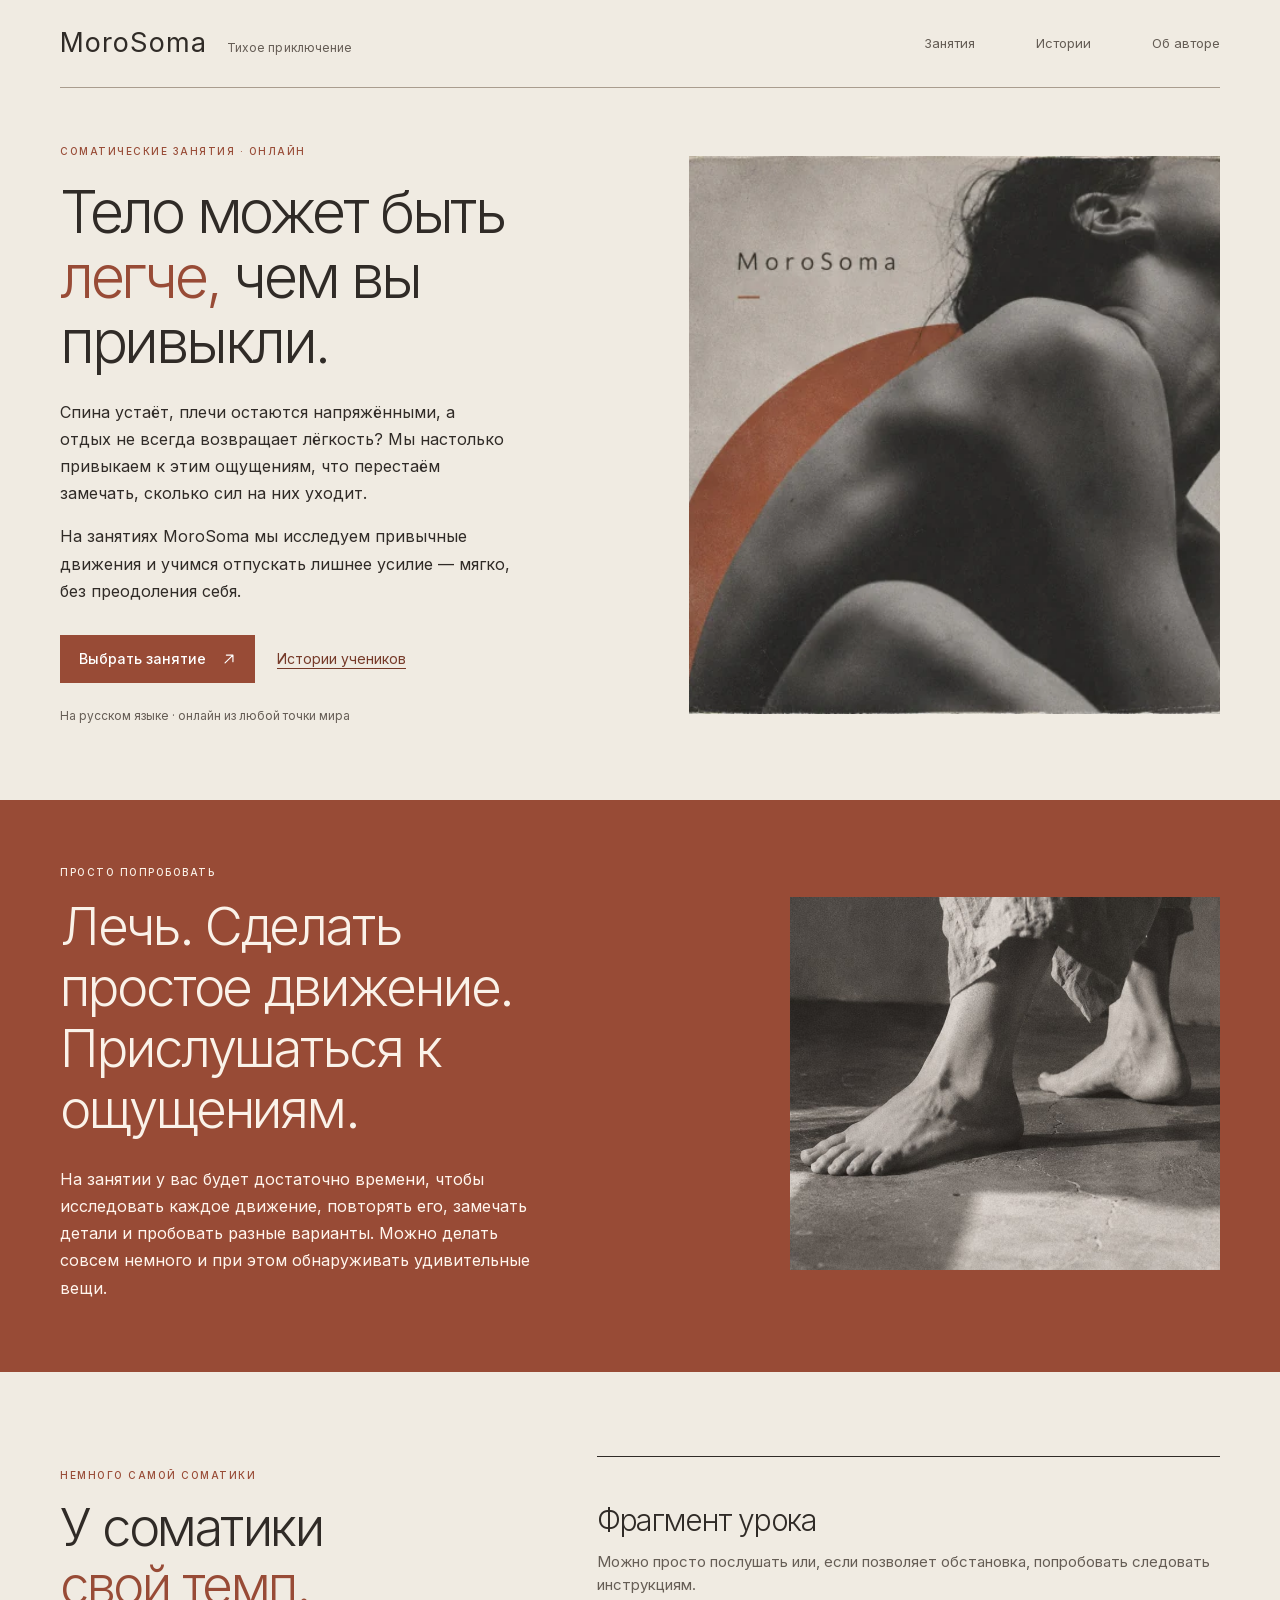
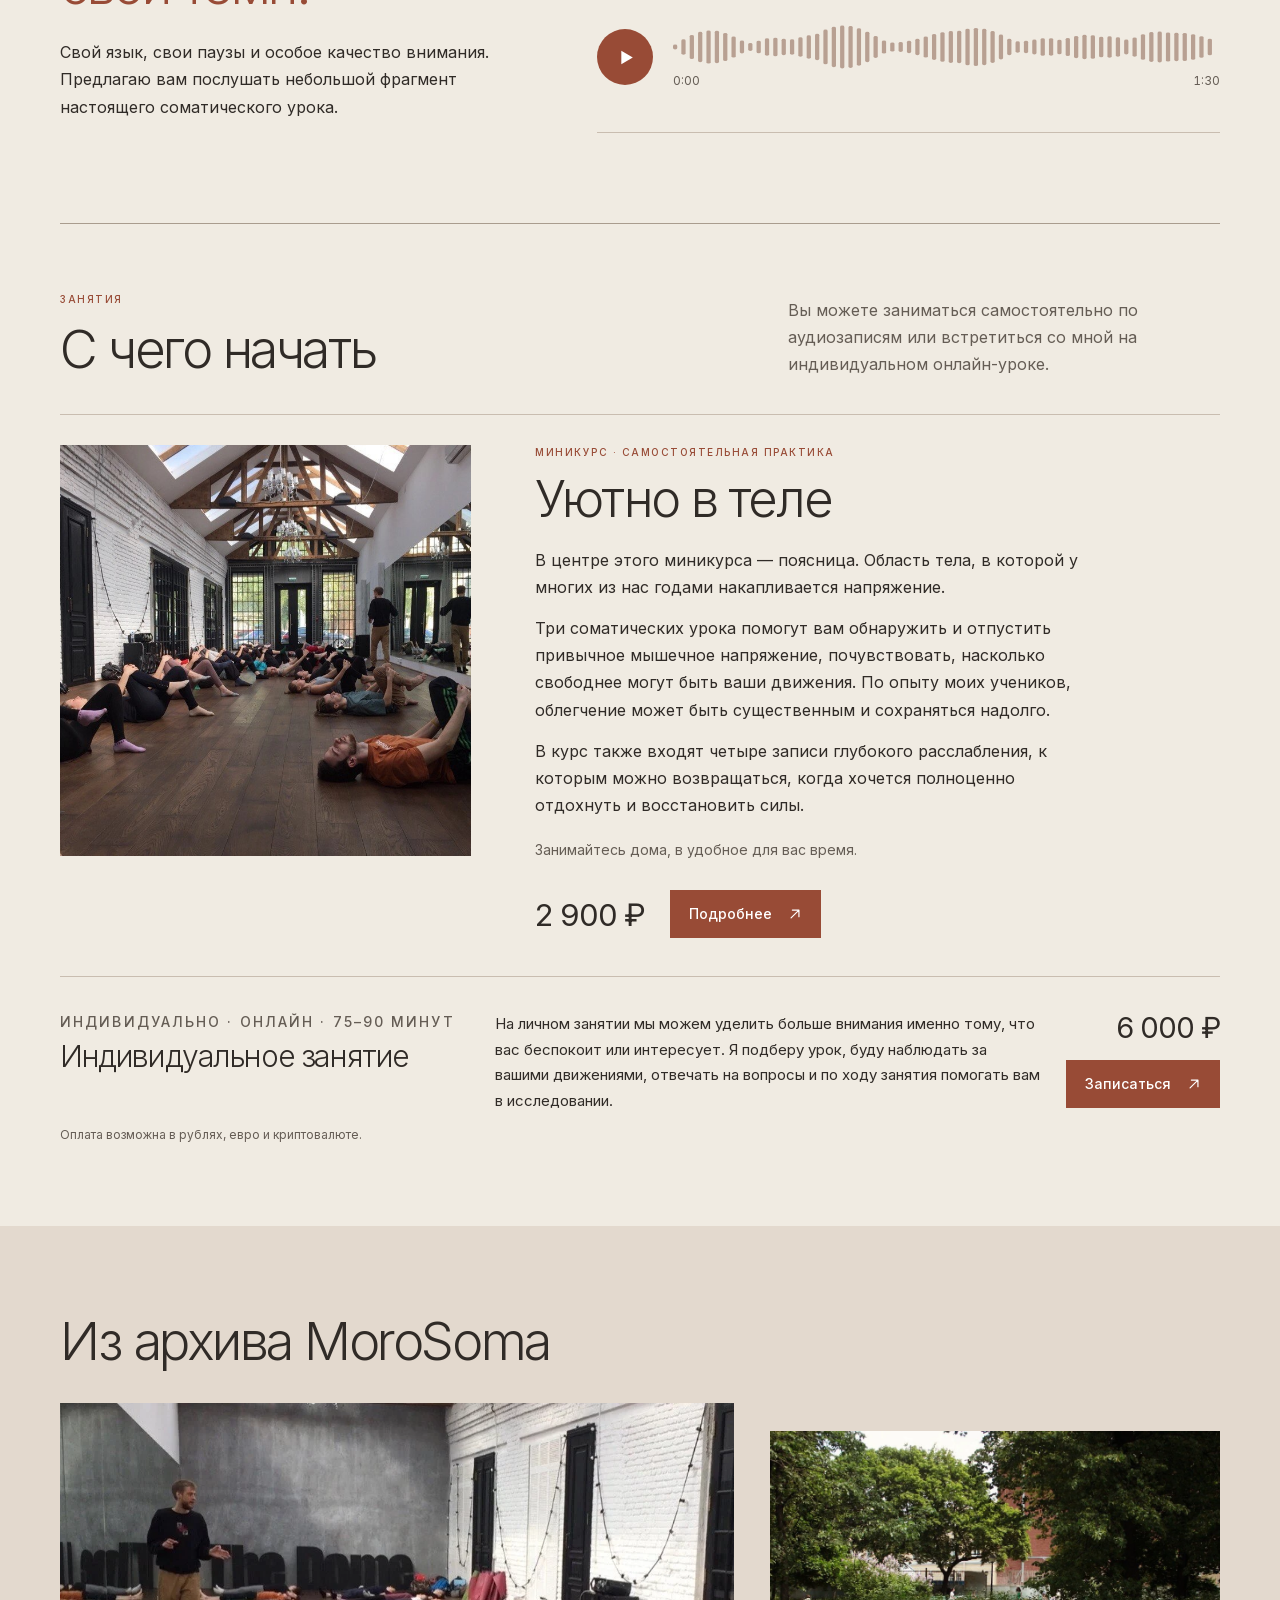
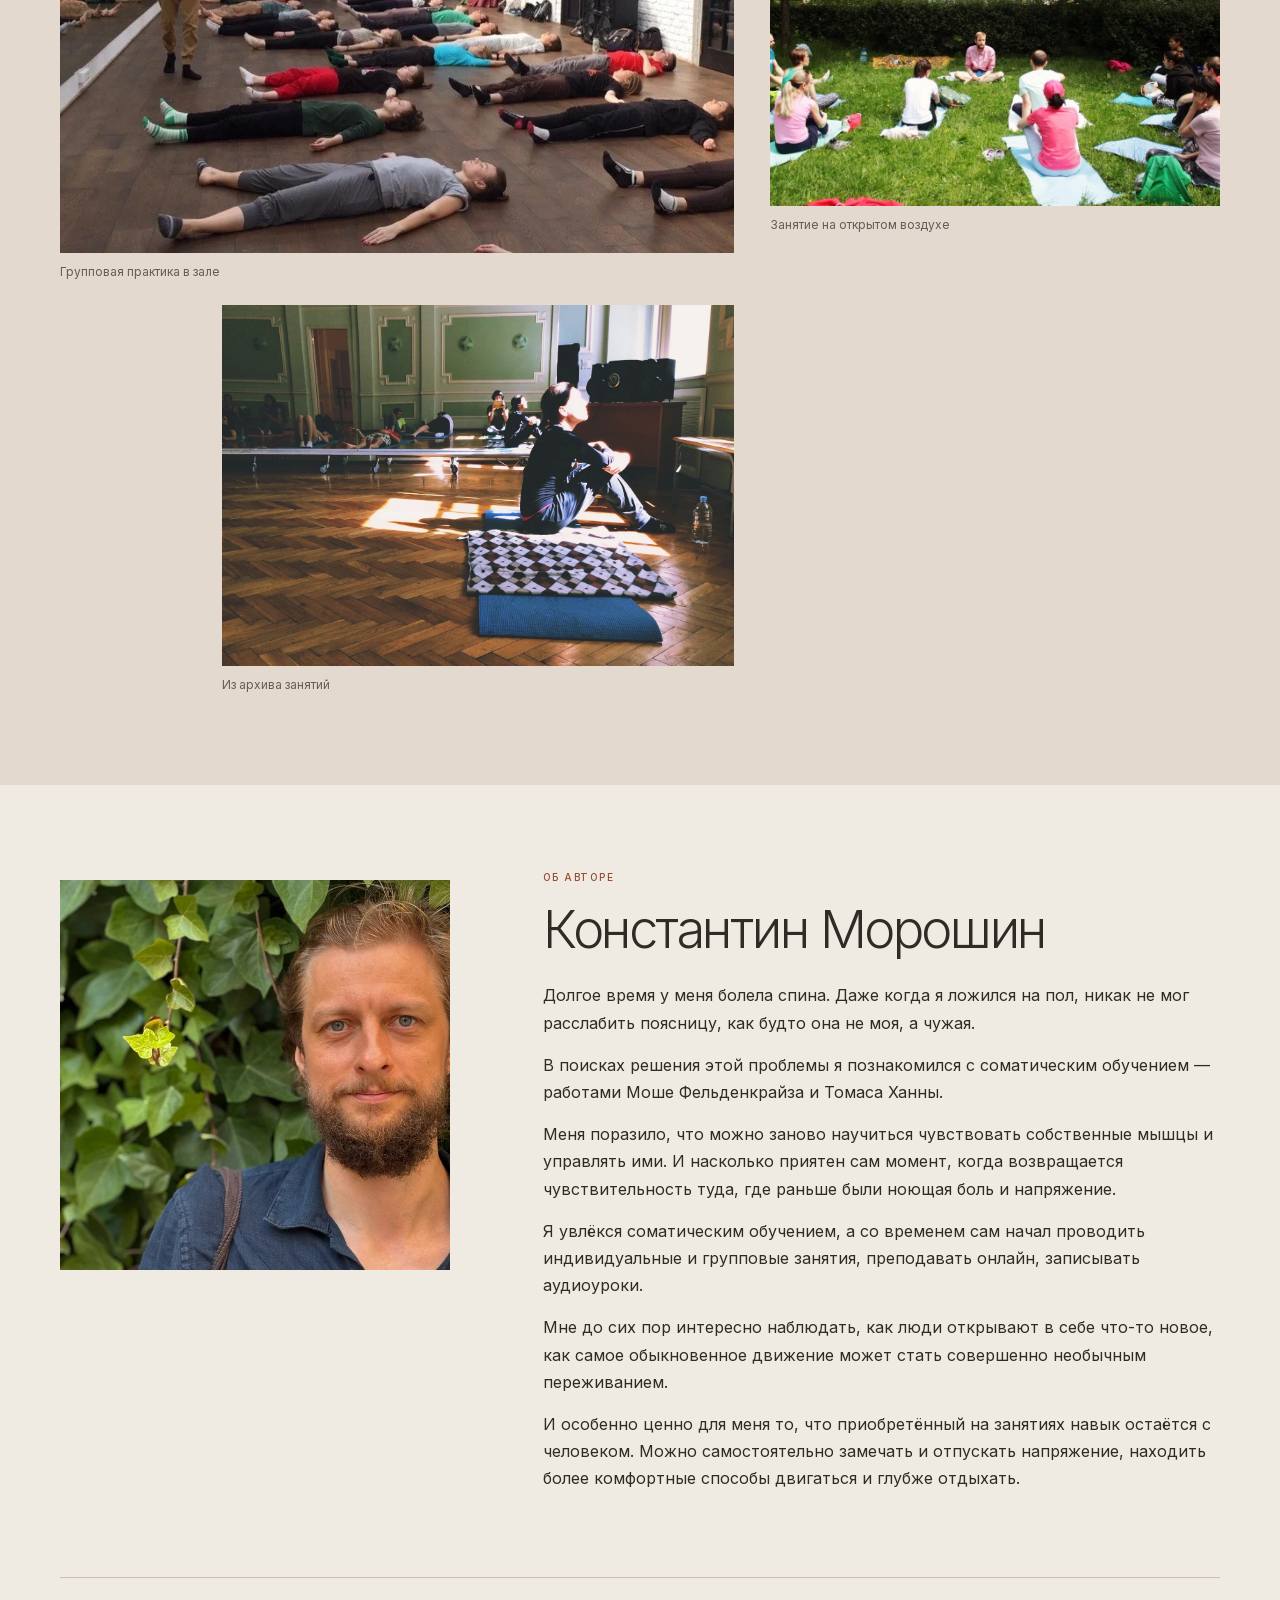
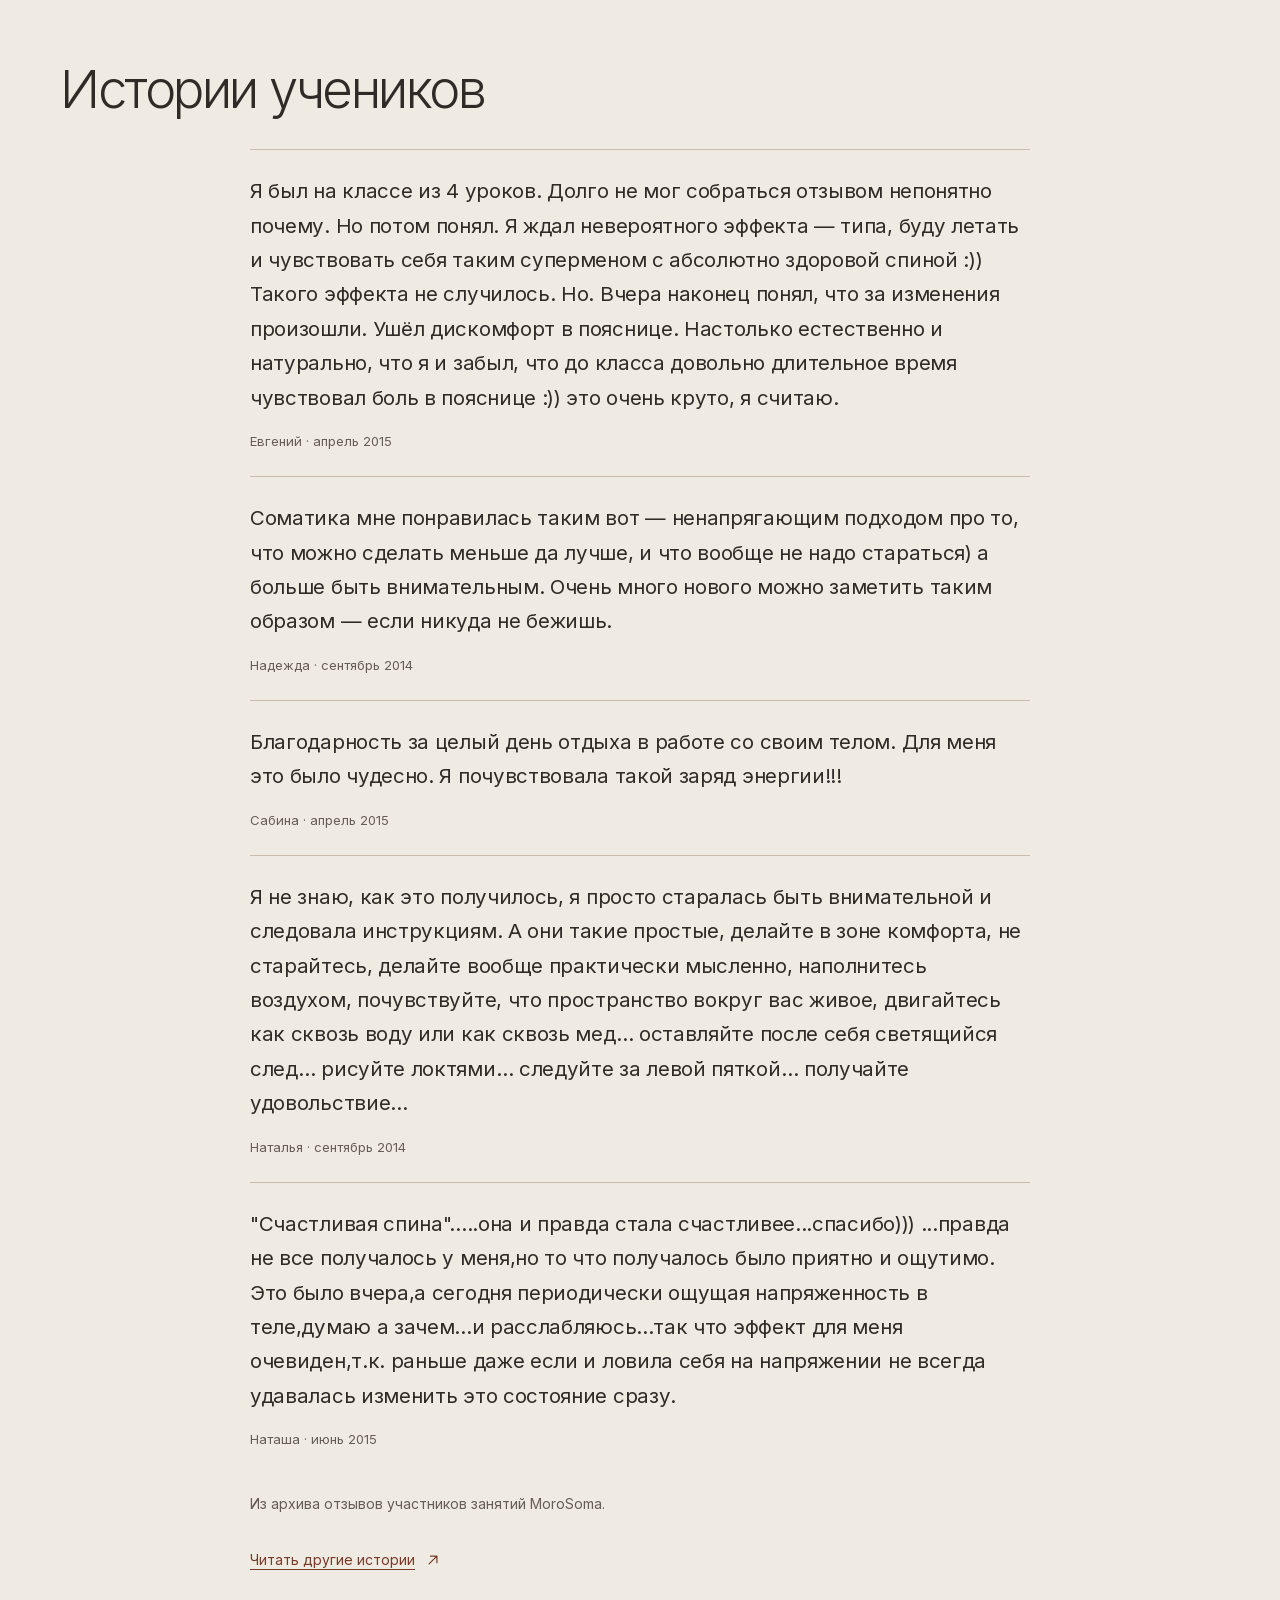
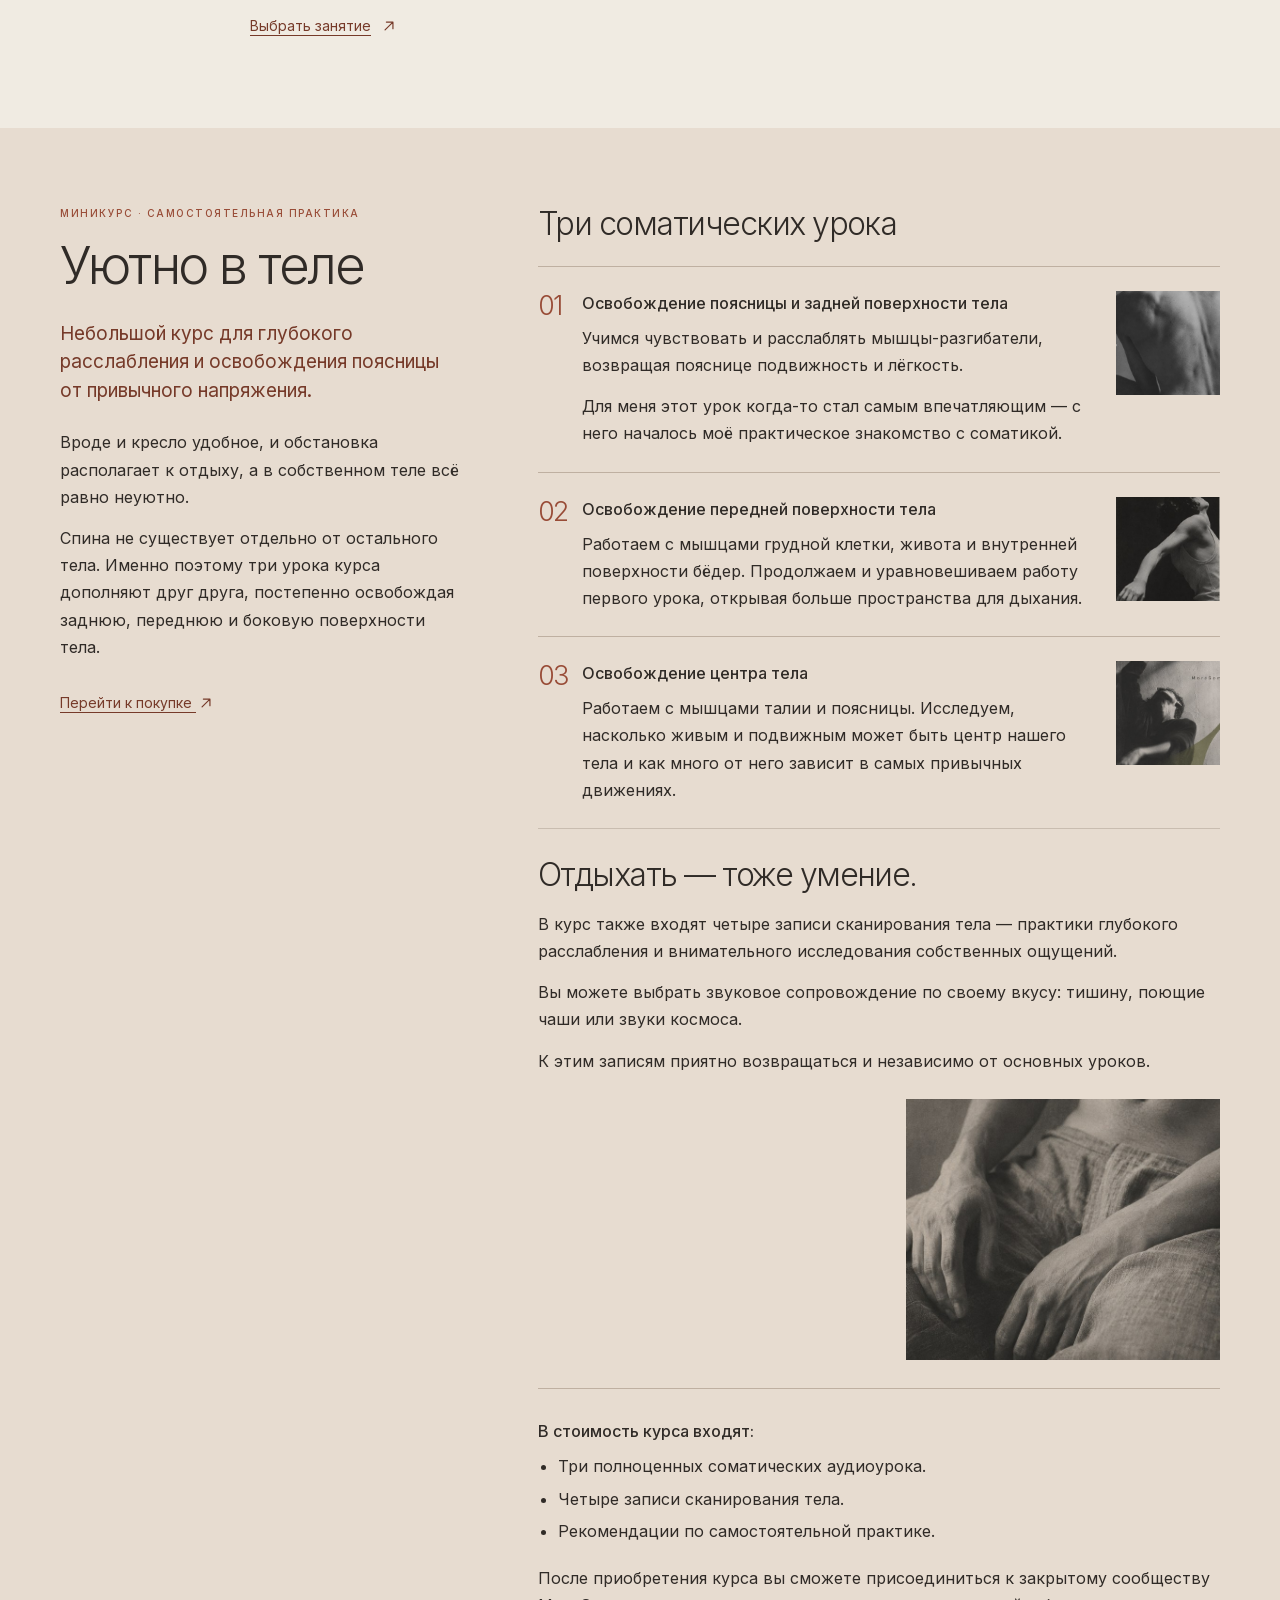
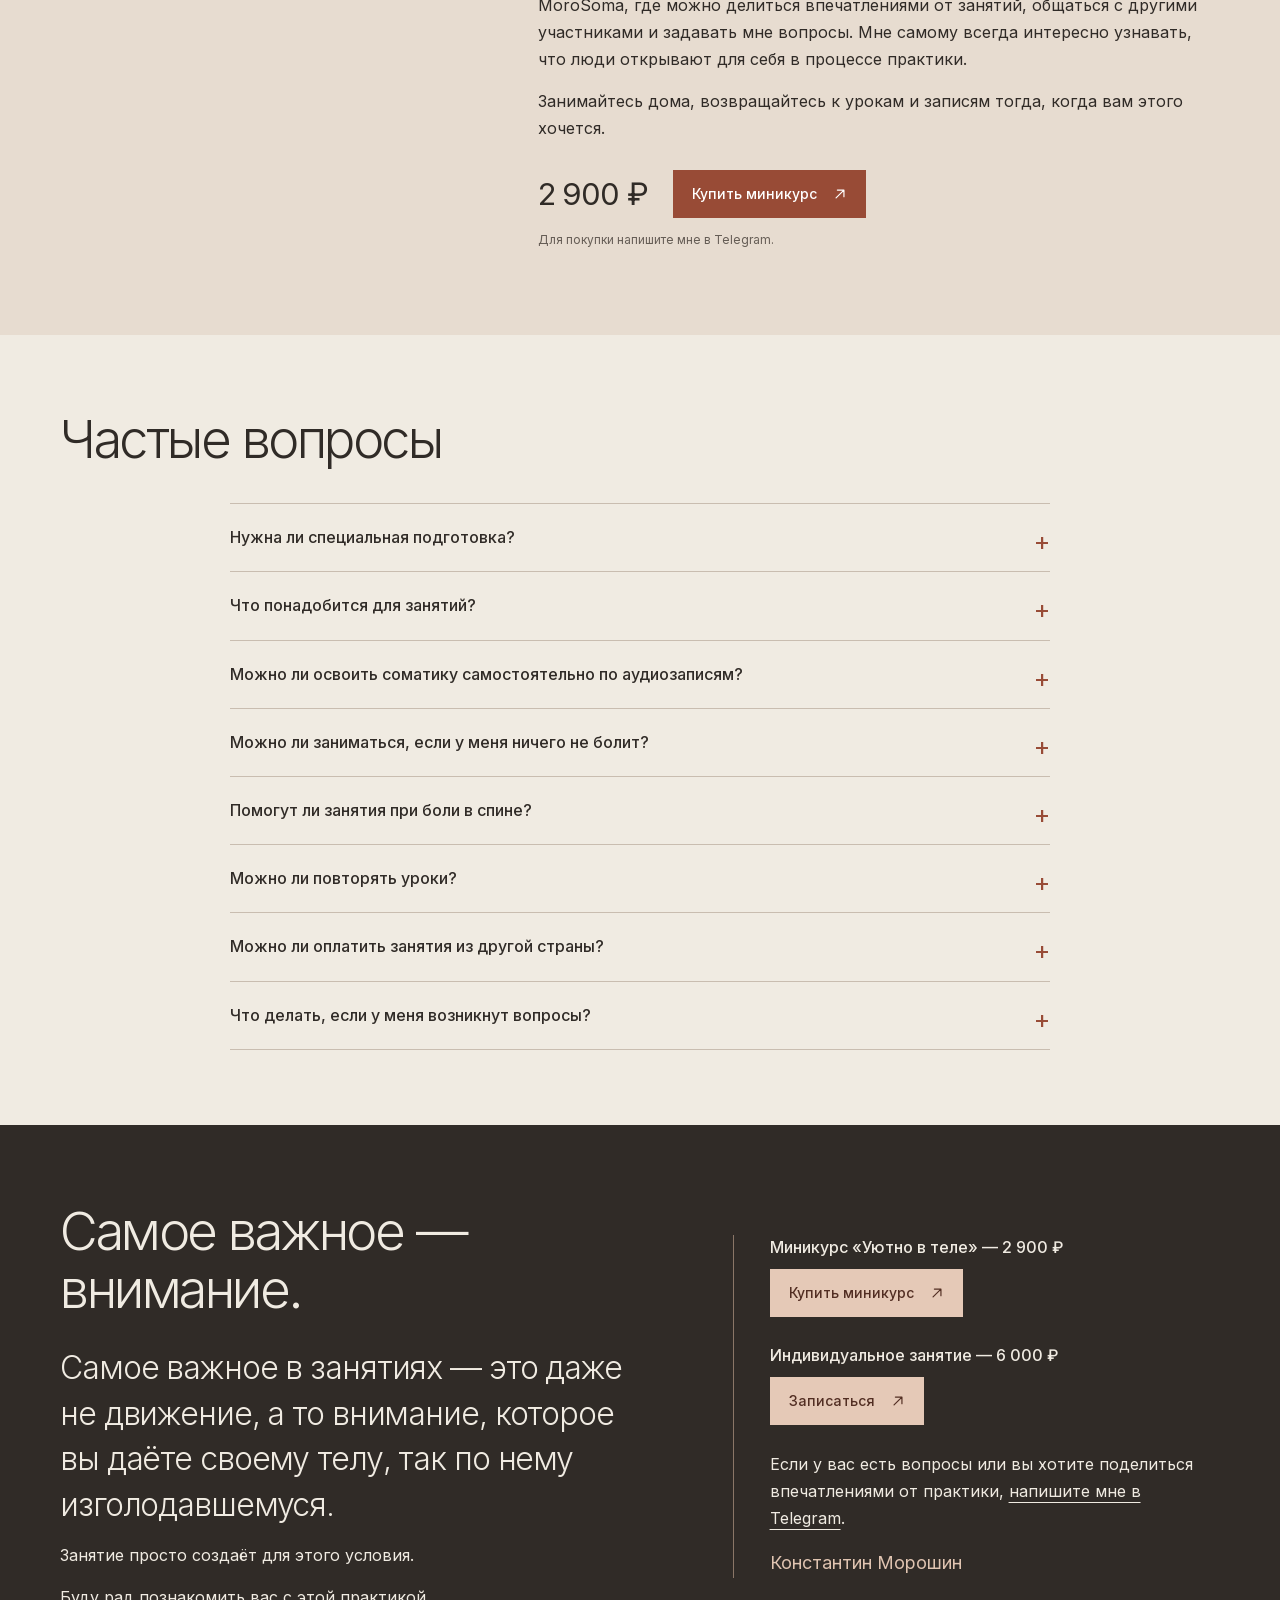
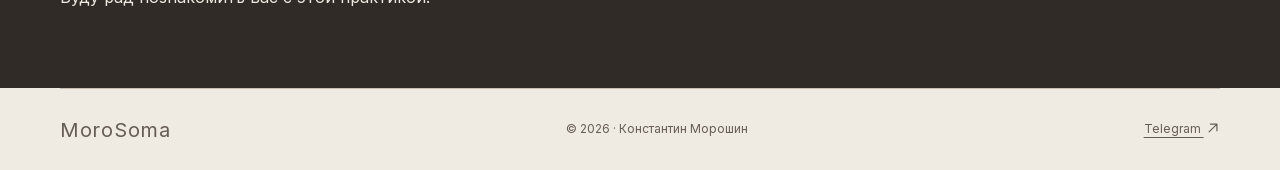
<file: index.html>
<!doctype html>

<html lang="ru">
  <head>
    <meta charset="utf-8" />
    <meta content="width=device-width,initial-scale=1" name="viewport" />
    <meta content="#f0ebe2" name="theme-color" />
    <title>MoroSoma — Тихое приключение · соматические занятия онлайн</title>
    <meta
      content="Соматические занятия с Константином Морошиным: мягкие движения, внимание к телу, самостоятельный аудиокурс и индивидуальные онлайн-уроки."
      name="description"
    />
    <meta content="website" property="og:type" />
    <meta content="ru_RU" property="og:locale" />
    <meta content="MoroSoma" property="og:site_name" />
    <meta content="MoroSoma — Тихое приключение" property="og:title" />
    <meta
      content="Соматические занятия онлайн. Попробуйте фрагмент урока, познакомьтесь с практикой и выберите свой формат занятий."
      property="og:description"
    />
    <meta content="https://komoroshin.github.io/morosoma/" property="og:url" />
    <meta
      content="https://komoroshin.github.io/morosoma/morosoma-share-v5.2.jpg"
      property="og:image"
    />
    <meta content="1200" property="og:image:width" />
    <meta content="630" property="og:image:height" />
    <meta
      content="MoroSoma — Тихое приключение. Художественный образ телесности."
      property="og:image:alt"
    />
    <meta content="summary_large_image" name="twitter:card" />
    <link href="assets/favicon.svg" rel="icon" type="image/svg+xml" />
    <link rel="stylesheet" href="assets/site.css?v=3" />

    <script src="assets/player.js?v=2" defer></script>
  </head>
  <body>
    <header class="shell head">
      <div class="identity">
        <a class="brand" href="#top">MoroSoma</a
        ><span class="tagline">Тихое приключение</span>
      </div>
      <div class="head-right">
        <nav>
          <a href="#formats">Занятия</a>　 <a href="#stories">Истории</a>　
          <a href="#about">Об авторе</a>
        </nav>
        <span>Константин Морошин</span>
      </div>
    </header>
    <main id="top">
      <section class="shell hero">
        <div class="hero-copy">
          <p class="eyebrow">Соматические занятия · онлайн</p>
          <h1>Тело может быть <em>легче,</em> чем вы привыкли.</h1>
          <p>
            Спина устаёт, плечи остаются напряжёнными, а отдых не всегда
            возвращает лёгкость? Мы настолько привыкаем к этим ощущениям, что
            перестаём замечать, сколько сил на них уходит.
          </p>
          <p>
            На занятиях MoroSoma мы исследуем привычные движения и учимся
            отпускать лишнее усилие — мягко, без преодоления себя.
          </p>
          <div class="actions">
            <a class="btn" href="#formats"
              >Выбрать занятие
              <svg
                class="link-arrow"
                width="14"
                height="14"
                viewBox="0 0 16 16"
                fill="none"
                aria-hidden="true"
                focusable="false"
              >
                <path
                  d="M3.5 12.5 12.5 3.5M5 3.5h7.5V11"
                  stroke="currentColor"
                  stroke-width="1.35"
                  stroke-linecap="round"
                  stroke-linejoin="round"
                /></svg></a
            ><a class="textlink" href="#stories">Истории учеников</a>
          </div>
          <p class="hero-note">На русском языке · онлайн из любой точки мира</p>
        </div>
        <figure class="hero-visual">
          <div class="photo">
            <img
              alt="Художественное изображение плеча и спины с терракотовым акцентом"
              fetchpriority="high"
              src="assets/images/hero.jpg"
              srcset="
                assets/images/hero-480.webp  480w,
                assets/images/hero-800.webp  800w,
                assets/images/hero.jpg      1248w
              "
              sizes="(max-width: 360px) calc(100vw - 32px), (max-width: 720px) calc(100vw - 44px), (max-width: 900px) calc(49vw - 45px), (max-width: 1260px) calc(46vw - 49px), 527px"
              width="1248"
              height="1248"
            />
          </div>
        </figure>
      </section>
      <section class="invitation">
        <div class="shell invitation-inner">
          <div>
            <p class="eyebrow">Просто попробовать</p>
            <p class="saying">
              Лечь. Сделать простое движение. Прислушаться к ощущениям.
            </p>
            <div class="desc">
              <p>
                На занятии у вас будет достаточно времени, чтобы исследовать
                каждое движение, повторять его, замечать детали и пробовать
                разные варианты. Можно делать совсем немного и при этом
                обнаруживать удивительные вещи.
              </p>
            </div>
          </div>
          <figure class="sensory-image">
            <img
              alt="Художественное изображение босых стоп на полу"
              loading="lazy"
              src="assets/images/bare-feet.jpg"
              width="751"
              height="900"
            />
          </figure>
        </div>
      </section>
      <section class="shell sample" id="sample">
        <div>
          <p class="eyebrow">Немного самой соматики</p>
          <h2>У соматики <br /><em>свой темп.</em></h2>
          <p class="intro">
            Свой язык, свои паузы и особое качество внимания. Предлагаю вам
            послушать небольшой фрагмент настоящего соматического урока.
          </p>
        </div>
        <div class="player">
          <h3>Фрагмент урока</h3>
          <p>
            Можно просто послушать или, если позволяет обстановка, попробовать
            следовать инструкциям.
          </p>
          <div class="controls">
            <button
              type="button"
              disabled
              aria-label="Воспроизвести фрагмент"
              class="play"
              id="play"
            >
              <svg aria-hidden="true" fill="currentColor" viewBox="0 0 24 24">
                <path d="M8 5.5v13L19 12z" id="playicon"></path>
              </svg>
            </button>
            <div class="wave-wrap">
              <svg
                aria-hidden="true"
                class="wave"
                id="wave"
                preserveAspectRatio="none"
                viewBox="0 0 360 48"
              >
                <defs>
                  <g id="wave-bars">
                    <rect
                      fill="currentColor"
                      height="5.00"
                      rx="1.4"
                      width="2.8"
                      x="0.00"
                      y="21.50"
                    ></rect>
                    <rect
                      fill="currentColor"
                      height="15.27"
                      rx="1.4"
                      width="2.8"
                      x="5.50"
                      y="16.37"
                    ></rect>
                    <rect
                      fill="currentColor"
                      height="24.13"
                      rx="1.4"
                      width="2.8"
                      x="11.00"
                      y="11.94"
                    ></rect>
                    <rect
                      fill="currentColor"
                      height="30.38"
                      rx="1.4"
                      width="2.8"
                      x="16.50"
                      y="8.81"
                    ></rect>
                    <rect
                      fill="currentColor"
                      height="33.23"
                      rx="1.4"
                      width="2.8"
                      x="22.00"
                      y="7.38"
                    ></rect>
                    <rect
                      fill="currentColor"
                      height="32.39"
                      rx="1.4"
                      width="2.8"
                      x="27.50"
                      y="7.80"
                    ></rect>
                    <rect
                      fill="currentColor"
                      height="28.13"
                      rx="1.4"
                      width="2.8"
                      x="33.00"
                      y="9.94"
                    ></rect>
                    <rect
                      fill="currentColor"
                      height="21.22"
                      rx="1.4"
                      width="2.8"
                      x="38.50"
                      y="13.39"
                    ></rect>
                    <rect
                      fill="currentColor"
                      height="12.86"
                      rx="1.4"
                      width="2.8"
                      x="44.00"
                      y="17.57"
                    ></rect>
                    <rect
                      fill="currentColor"
                      height="7.79"
                      rx="1.4"
                      width="2.8"
                      x="49.50"
                      y="20.11"
                    ></rect>
                    <rect
                      fill="currentColor"
                      height="12.70"
                      rx="1.4"
                      width="2.8"
                      x="55.00"
                      y="17.65"
                    ></rect>
                    <rect
                      fill="currentColor"
                      height="17.32"
                      rx="1.4"
                      width="2.8"
                      x="60.50"
                      y="15.34"
                    ></rect>
                    <rect
                      fill="currentColor"
                      height="18.64"
                      rx="1.4"
                      width="2.8"
                      x="66.00"
                      y="14.68"
                    ></rect>
                    <rect
                      fill="currentColor"
                      height="16.37"
                      rx="1.4"
                      width="2.8"
                      x="71.50"
                      y="15.81"
                    ></rect>
                    <rect
                      fill="currentColor"
                      height="15.29"
                      rx="1.4"
                      width="2.8"
                      x="77.00"
                      y="16.36"
                    ></rect>
                    <rect
                      fill="currentColor"
                      height="19.42"
                      rx="1.4"
                      width="2.8"
                      x="82.50"
                      y="14.29"
                    ></rect>
                    <rect
                      fill="currentColor"
                      height="23.32"
                      rx="1.4"
                      width="2.8"
                      x="88.00"
                      y="12.34"
                    ></rect>
                    <rect
                      fill="currentColor"
                      height="26.50"
                      rx="1.4"
                      width="2.8"
                      x="93.50"
                      y="10.75"
                    ></rect>
                    <rect
                      fill="currentColor"
                      height="34.75"
                      rx="1.4"
                      width="2.8"
                      x="99.00"
                      y="6.62"
                    ></rect>
                    <rect
                      fill="currentColor"
                      height="40.50"
                      rx="1.4"
                      width="2.8"
                      x="104.50"
                      y="3.75"
                    ></rect>
                    <rect
                      fill="currentColor"
                      height="42.96"
                      rx="1.4"
                      width="2.8"
                      x="110.00"
                      y="2.52"
                    ></rect>
                    <rect
                      fill="currentColor"
                      height="41.85"
                      rx="1.4"
                      width="2.8"
                      x="115.50"
                      y="3.08"
                    ></rect>
                    <rect
                      fill="currentColor"
                      height="37.40"
                      rx="1.4"
                      width="2.8"
                      x="121.00"
                      y="5.30"
                    ></rect>
                    <rect
                      fill="currentColor"
                      height="30.35"
                      rx="1.4"
                      width="2.8"
                      x="126.50"
                      y="8.83"
                    ></rect>
                    <rect
                      fill="currentColor"
                      height="21.81"
                      rx="1.4"
                      width="2.8"
                      x="132.00"
                      y="13.09"
                    ></rect>
                    <rect
                      fill="currentColor"
                      height="13.11"
                      rx="1.4"
                      width="2.8"
                      x="137.50"
                      y="17.44"
                    ></rect>
                    <rect
                      fill="currentColor"
                      height="9.06"
                      rx="1.4"
                      width="2.8"
                      x="143.00"
                      y="19.47"
                    ></rect>
                    <rect
                      fill="currentColor"
                      height="9.93"
                      rx="1.4"
                      width="2.8"
                      x="148.50"
                      y="19.03"
                    ></rect>
                    <rect
                      fill="currentColor"
                      height="12.54"
                      rx="1.4"
                      width="2.8"
                      x="154.00"
                      y="17.73"
                    ></rect>
                    <rect
                      fill="currentColor"
                      height="16.49"
                      rx="1.4"
                      width="2.8"
                      x="159.50"
                      y="15.75"
                    ></rect>
                    <rect
                      fill="currentColor"
                      height="21.18"
                      rx="1.4"
                      width="2.8"
                      x="165.00"
                      y="13.41"
                    ></rect>
                    <rect
                      fill="currentColor"
                      height="25.82"
                      rx="1.4"
                      width="2.8"
                      x="170.50"
                      y="11.09"
                    ></rect>
                    <rect
                      fill="currentColor"
                      height="29.60"
                      rx="1.4"
                      width="2.8"
                      x="176.00"
                      y="9.20"
                    ></rect>
                    <rect
                      fill="currentColor"
                      height="31.84"
                      rx="1.4"
                      width="2.8"
                      x="181.50"
                      y="8.08"
                    ></rect>
                    <rect
                      fill="currentColor"
                      height="32.27"
                      rx="1.4"
                      width="2.8"
                      x="187.00"
                      y="7.86"
                    ></rect>
                    <rect
                      fill="currentColor"
                      height="36.74"
                      rx="1.4"
                      width="2.8"
                      x="192.50"
                      y="5.63"
                    ></rect>
                    <rect
                      fill="currentColor"
                      height="38.24"
                      rx="1.4"
                      width="2.8"
                      x="198.00"
                      y="4.88"
                    ></rect>
                    <rect
                      fill="currentColor"
                      height="36.52"
                      rx="1.4"
                      width="2.8"
                      x="203.50"
                      y="5.74"
                    ></rect>
                    <rect
                      fill="currentColor"
                      height="31.81"
                      rx="1.4"
                      width="2.8"
                      x="209.00"
                      y="8.09"
                    ></rect>
                    <rect
                      fill="currentColor"
                      height="24.77"
                      rx="1.4"
                      width="2.8"
                      x="214.50"
                      y="11.61"
                    ></rect>
                    <rect
                      fill="currentColor"
                      height="16.42"
                      rx="1.4"
                      width="2.8"
                      x="220.00"
                      y="15.79"
                    ></rect>
                    <rect
                      fill="currentColor"
                      height="11.30"
                      rx="1.4"
                      width="2.8"
                      x="225.50"
                      y="18.35"
                    ></rect>
                    <rect
                      fill="currentColor"
                      height="12.54"
                      rx="1.4"
                      width="2.8"
                      x="231.00"
                      y="17.73"
                    ></rect>
                    <rect
                      fill="currentColor"
                      height="14.97"
                      rx="1.4"
                      width="2.8"
                      x="236.50"
                      y="16.52"
                    ></rect>
                    <rect
                      fill="currentColor"
                      height="17.72"
                      rx="1.4"
                      width="2.8"
                      x="242.00"
                      y="15.14"
                    ></rect>
                    <rect
                      fill="currentColor"
                      height="17.55"
                      rx="1.4"
                      width="2.8"
                      x="247.50"
                      y="15.22"
                    ></rect>
                    <rect
                      fill="currentColor"
                      height="14.69"
                      rx="1.4"
                      width="2.8"
                      x="253.00"
                      y="16.65"
                    ></rect>
                    <rect
                      fill="currentColor"
                      height="18.12"
                      rx="1.4"
                      width="2.8"
                      x="258.50"
                      y="14.94"
                    ></rect>
                    <rect
                      fill="currentColor"
                      height="22.25"
                      rx="1.4"
                      width="2.8"
                      x="264.00"
                      y="12.88"
                    ></rect>
                    <rect
                      fill="currentColor"
                      height="24.26"
                      rx="1.4"
                      width="2.8"
                      x="269.50"
                      y="11.87"
                    ></rect>
                    <rect
                      fill="currentColor"
                      height="23.65"
                      rx="1.4"
                      width="2.8"
                      x="275.00"
                      y="12.17"
                    ></rect>
                    <rect
                      fill="currentColor"
                      height="20.66"
                      rx="1.4"
                      width="2.8"
                      x="280.50"
                      y="13.67"
                    ></rect>
                    <rect
                      fill="currentColor"
                      height="21.35"
                      rx="1.4"
                      width="2.8"
                      x="286.00"
                      y="13.33"
                    ></rect>
                    <rect
                      fill="currentColor"
                      height="19.37"
                      rx="1.4"
                      width="2.8"
                      x="291.50"
                      y="14.32"
                    ></rect>
                    <rect
                      fill="currentColor"
                      height="14.96"
                      rx="1.4"
                      width="2.8"
                      x="297.00"
                      y="16.52"
                    ></rect>
                    <rect
                      fill="currentColor"
                      height="19.25"
                      rx="1.4"
                      width="2.8"
                      x="302.50"
                      y="14.38"
                    ></rect>
                    <rect
                      fill="currentColor"
                      height="25.70"
                      rx="1.4"
                      width="2.8"
                      x="308.00"
                      y="11.15"
                    ></rect>
                    <rect
                      fill="currentColor"
                      height="29.79"
                      rx="1.4"
                      width="2.8"
                      x="313.50"
                      y="9.11"
                    ></rect>
                    <rect
                      fill="currentColor"
                      height="30.97"
                      rx="1.4"
                      width="2.8"
                      x="319.00"
                      y="8.51"
                    ></rect>
                    <rect
                      fill="currentColor"
                      height="29.14"
                      rx="1.4"
                      width="2.8"
                      x="324.50"
                      y="9.43"
                    ></rect>
                    <rect
                      fill="currentColor"
                      height="28.37"
                      rx="1.4"
                      width="2.8"
                      x="330.00"
                      y="9.82"
                    ></rect>
                    <rect
                      fill="currentColor"
                      height="28.08"
                      rx="1.4"
                      width="2.8"
                      x="335.50"
                      y="9.96"
                    ></rect>
                    <rect
                      fill="currentColor"
                      height="25.62"
                      rx="1.4"
                      width="2.8"
                      x="341.00"
                      y="11.19"
                    ></rect>
                    <rect
                      fill="currentColor"
                      height="21.57"
                      rx="1.4"
                      width="2.8"
                      x="346.50"
                      y="13.22"
                    ></rect>
                    <rect
                      fill="currentColor"
                      height="16.71"
                      rx="1.4"
                      width="2.8"
                      x="352.00"
                      y="15.65"
                    ></rect>
                  </g>
                  <clipPath id="wave-clip">
                    <rect id="wave-progress" width="0" height="48" />
                  </clipPath>
                </defs>
                <use href="#wave-bars" />
                <use
                  class="wave-played"
                  href="#wave-bars"
                  clip-path="url(#wave-clip)"
                /></svg
              ><input
                aria-label="Позиция аудио"
                class="seek"
                disabled=""
                id="seek"
                max="0"
                min="0"
                step="any"
                type="range"
                value="0"
              />
              <div class="times">
                <span id="current">0:00</span><span id="duration">—:—</span>
              </div>
            </div>
          </div>
          <audio
            id="audio"
            aria-label="Фрагмент урока"
            preload="metadata"
            src="assets/audio/preview.mp3"
            controls
          ></audio>
          <p class="preview-note" id="status" role="status">
            Аудиофрагмент пока недоступен
          </p>
        </div>
      </section>
      <section class="shell formats" id="formats">
        <div class="section-head">
          <div>
            <p class="eyebrow">Занятия</p>
            <h2>С чего начать</h2>
          </div>
          <p>
            Вы можете заниматься самостоятельно по аудиозаписям или встретиться
            со мной на индивидуальном онлайн-уроке.
          </p>
        </div>
        <article class="course">
          <div class="cover">
            <img
              alt="Участники группового соматического занятия выполняют движения лёжа на полу"
              loading="lazy"
              src="assets/images/course-cover.jpg"
              width="960"
              height="719"
            />
          </div>
          <div class="course-copy">
            <p class="eyebrow">Миникурс · самостоятельная практика</p>
            <h3>Уютно в теле</h3>
            <p>
              В центре этого миникурса — поясница. Область тела, в которой у
              многих из нас годами накапливается напряжение.
            </p>
            <p>
              Три соматических урока помогут вам обнаружить и отпустить
              привычное мышечное напряжение, почувствовать, насколько свободнее
              могут быть ваши движения. По опыту моих учеников, облегчение может
              быть существенным и сохраняться надолго.
            </p>
            <p>
              В курс также входят четыре записи глубокого расслабления, к
              которым можно возвращаться, когда хочется полноценно отдохнуть и
              восстановить силы.
            </p>
            <p class="facts">Занимайтесь дома, в удобное для вас время.</p>
            <div class="price-row">
              <span class="price">2 900 ₽</span
              ><a class="btn" href="#course"
                >Подробнее
                <svg
                  class="link-arrow"
                  width="14"
                  height="14"
                  viewBox="0 0 16 16"
                  fill="none"
                  aria-hidden="true"
                  focusable="false"
                >
                  <path
                    d="M3.5 12.5 12.5 3.5M5 3.5h7.5V11"
                    stroke="currentColor"
                    stroke-width="1.35"
                    stroke-linecap="round"
                    stroke-linejoin="round"
                  /></svg
              ></a>
            </div>
          </div>
        </article>
        <article class="individual">
          <div>
            <p class="eyebrow">Индивидуально · онлайн · 75–90 минут</p>
            <h3>Индивидуальное занятие</h3>
          </div>
          <p>
            На личном занятии мы можем уделить больше внимания именно тому, что
            вас беспокоит или интересует. Я подберу урок, буду наблюдать за
            вашими движениями, отвечать на вопросы и по ходу занятия помогать
            вам в исследовании.
          </p>
          <div class="individual-action">
            <span class="price">6 000 ₽</span
            ><a
              class="btn"
              href="https://t.me/kmoroshin?text=%D0%97%D0%B4%D1%80%D0%B0%D0%B2%D1%81%D1%82%D0%B2%D1%83%D0%B9%D1%82%D0%B5%21%20%D0%A5%D0%BE%D1%87%D1%83%20%D0%B7%D0%B0%D0%BF%D0%B8%D1%81%D0%B0%D1%82%D1%8C%D1%81%D1%8F%20%D0%BD%D0%B0%20%D0%B8%D0%BD%D0%B4%D0%B8%D0%B2%D0%B8%D0%B4%D1%83%D0%B0%D0%BB%D1%8C%D0%BD%D0%BE%D0%B5%20%D0%B7%D0%B0%D0%BD%D1%8F%D1%82%D0%B8%D0%B5%20MoroSoma."
              rel="noopener"
              target="_blank"
              >Записаться
              <svg
                class="link-arrow"
                width="14"
                height="14"
                viewBox="0 0 16 16"
                fill="none"
                aria-hidden="true"
                focusable="false"
              >
                <path
                  d="M3.5 12.5 12.5 3.5M5 3.5h7.5V11"
                  stroke="currentColor"
                  stroke-width="1.35"
                  stroke-linecap="round"
                  stroke-linejoin="round"
                /></svg
            ></a>
          </div>
        </article>
        <p class="muted purchase-note">
          Оплата возможна в рублях, евро и криптовалюте.
        </p>
      </section>
      <section class="archive">
        <div class="shell">
          <h2>Из архива MoroSoma</h2>
          <div class="gallery">
            <figure>
              <img
                alt="Группа лежит на полу в светлом зале, преподаватель ведёт занятие"
                loading="lazy"
                src="assets/images/archive-studio.webp"
                width="960"
                height="600"
              />
              <figcaption>Групповая практика в зале</figcaption>
            </figure>
            <figure>
              <img
                alt="Группа сидит на ковриках на траве под деревьями"
                loading="lazy"
                src="assets/images/archive-outdoors.webp"
                width="1280"
                height="853"
              />
              <figcaption>Занятие на открытом воздухе</figcaption>
            </figure>
            <figure>
              <img
                alt="Солнечный свет в зале, участница сидит на коврике"
                loading="lazy"
                src="assets/images/archive-sunlight.webp"
                width="1467"
                height="1100"
              />
              <figcaption>Из архива занятий</figcaption>
            </figure>
          </div>
        </div>
      </section>
      <section class="shell about" id="about">
        <figure class="portrait">
          <img
            alt="Портрет автора MoroSoma на фоне зелени"
            loading="lazy"
            src="assets/images/portrait.webp"
            width="640"
            height="640"
          />
        </figure>
        <div>
          <p class="eyebrow">Об авторе</p>
          <h2>Константин Морошин</h2>
          <p>
            Долгое время у меня болела спина. Даже когда я ложился на пол, никак
            не мог расслабить поясницу, как будто она не моя, а чужая.
          </p>
          <p>
            В поисках решения этой проблемы я познакомился с соматическим
            обучением — работами Моше Фельденкрайза и Томаса Ханны.
          </p>
          <p>
            Меня поразило, что можно заново научиться чувствовать собственные
            мышцы и управлять ими. И насколько приятен сам момент, когда
            возвращается чувствительность туда, где раньше были ноющая боль и
            напряжение.
          </p>
          <p>
            Я увлёкся соматическим обучением, а со временем сам начал проводить
            индивидуальные и групповые занятия, преподавать онлайн, записывать
            аудиоуроки.
          </p>
          <p>
            Мне до сих пор интересно наблюдать, как люди открывают в себе что-то
            новое, как самое обыкновенное движение может стать совершенно
            необычным переживанием.
          </p>
          <p>
            И особенно ценно для меня то, что приобретённый на занятиях навык
            остаётся с человеком. Можно самостоятельно замечать и отпускать
            напряжение, находить более комфортные способы двигаться и глубже
            отдыхать.
          </p>
        </div>
      </section>
      <section class="shell stories" id="stories">
        <h2>Истории учеников</h2>
        <div class="quotes">
          <figure>
            <blockquote>
              Я был на классе из 4 уроков. Долго не мог собраться отзывом
              непонятно почему. Но потом понял. Я ждал невероятного эффекта —
              типа, буду летать и чувствовать себя таким суперменом с абсолютно
              здоровой спиной :)) Такого эффекта не случилось. Но. Вчера наконец
              понял, что за изменения произошли. Ушёл дискомфорт в пояснице.
              Настолько естественно и натурально, что я и забыл, что до класса
              довольно длительное время чувствовал боль в пояснице :)) это очень
              круто, я считаю.
            </blockquote>
            <figcaption>Евгений · апрель 2015</figcaption>
          </figure>
          <figure>
            <blockquote>
              Соматика мне понравилась таким вот — ненапрягающим подходом про
              то, что можно сделать меньше да лучше, и что вообще не надо
              стараться) а больше быть внимательным. Очень много нового можно
              заметить таким образом — если никуда не бежишь.
            </blockquote>
            <figcaption>Надежда · сентябрь 2014</figcaption>
          </figure>
          <figure>
            <blockquote>
              Благодарность за целый день отдыха в работе со своим телом. Для
              меня это было чудесно. Я почувствовала такой заряд энергии!!!
            </blockquote>
            <figcaption>Сабина · апрель 2015</figcaption>
          </figure>
          <figure>
            <blockquote>
              Я не знаю, как это получилось, я просто старалась быть
              внимательной и следовала инструкциям. А они такие простые, делайте
              в зоне комфорта, не старайтесь, делайте вообще практически
              мысленно, наполнитесь воздухом, почувствуйте, что пространство
              вокруг вас живое, двигайтесь как сквозь воду или как сквозь мед…
              оставляйте после себя светящийся след… рисуйте локтями… следуйте
              за левой пяткой… получайте удовольствие...
            </blockquote>
            <figcaption>Наталья · сентябрь 2014</figcaption>
          </figure>
          <figure>
            <blockquote>
              "Счастливая спина".....она и правда стала счастливее...спасибо)))
              ...правда не все получалось у меня,но то что получалось было
              приятно и ощутимо. Это было вчера,а сегодня периодически ощущая
              напряженность в теле,думаю а зачем...и расслабляюсь...так что
              эффект для меня очевиден,т.к. раньше даже если и ловила себя на
              напряжении не всегда удавалась изменить это состояние сразу.
            </blockquote>
            <figcaption>Наташа · июнь 2015</figcaption>
          </figure>
        </div>
        <p class="muted archive-note">
          Из архива отзывов участников занятий MoroSoma.
        </p>
        <div class="story-next">
          <a class="textlink" href="stories/"
            >Читать другие истории
            <svg
              class="link-arrow"
              width="14"
              height="14"
              viewBox="0 0 16 16"
              fill="none"
              aria-hidden="true"
              focusable="false"
            >
              <path
                d="M3.5 12.5 12.5 3.5M5 3.5h7.5V11"
                stroke="currentColor"
                stroke-width="1.35"
                stroke-linecap="round"
                stroke-linejoin="round"
              /></svg
          ></a>
        </div>
        <div class="story-next">
          <a class="textlink" href="#formats"
            >Выбрать занятие
            <svg
              class="link-arrow"
              width="14"
              height="14"
              viewBox="0 0 16 16"
              fill="none"
              aria-hidden="true"
              focusable="false"
            >
              <path
                d="M3.5 12.5 12.5 3.5M5 3.5h7.5V11"
                stroke="currentColor"
                stroke-width="1.35"
                stroke-linecap="round"
                stroke-linejoin="round"
              /></svg
          ></a>
        </div>
      </section>
      <section class="programme" id="course">
        <div class="shell programme-grid">
          <div class="programme-intro">
            <p class="eyebrow">Миникурс · самостоятельная практика</p>
            <h2>Уютно в теле</h2>
            <p class="lead">
              Небольшой курс для глубокого расслабления и освобождения поясницы
              от привычного напряжения.
            </p>
            <p>
              Вроде и кресло удобное, и обстановка располагает к отдыху, а в
              собственном теле всё равно неуютно.
            </p>
            <p>
              Спина не существует отдельно от остального тела. Именно поэтому
              три урока курса дополняют друг друга, постепенно освобождая
              заднюю, переднюю и боковую поверхности тела.
            </p>
            <div class="actions">
              <a class="textlink" href="#purchase"
                >Перейти к покупке
                <svg
                  class="link-arrow"
                  width="14"
                  height="14"
                  viewBox="0 0 16 16"
                  fill="none"
                  aria-hidden="true"
                  focusable="false"
                >
                  <path
                    d="M3.5 12.5 12.5 3.5M5 3.5h7.5V11"
                    stroke="currentColor"
                    stroke-width="1.35"
                    stroke-linecap="round"
                    stroke-linejoin="round"
                  /></svg
              ></a>
            </div>
          </div>
          <div class="programme-content">
            <h3>Три соматических урока</h3>
            <div class="lesson">
              <span>01</span>
              <div>
                <h4>Освобождение поясницы и задней поверхности тела</h4>
                <p>
                  Учимся чувствовать и расслаблять мышцы-разгибатели, возвращая
                  пояснице подвижность и лёгкость.
                </p>
                <p>
                  Для меня этот урок когда-то стал самым впечатляющим — с него
                  началось моё практическое знакомство с соматикой.
                </p>
              </div>
              <img
                alt="Художественный фрагмент спины"
                class="lesson-art"
                loading="lazy"
                src="assets/images/lesson-back.jpg"
                width="292"
                height="360"
              />
            </div>
            <div class="lesson">
              <span>02</span>
              <div>
                <h4>Освобождение передней поверхности тела</h4>
                <p>
                  Работаем с мышцами грудной клетки, живота и внутренней
                  поверхности бёдер. Продолжаем и уравновешиваем работу первого
                  урока, открывая больше пространства для дыхания.
                </p>
              </div>
              <img
                alt="Художественный образ движения грудной клетки"
                class="lesson-art"
                loading="lazy"
                src="assets/images/lesson-front.jpg"
                width="283"
                height="360"
              />
            </div>
            <div class="lesson">
              <span>03</span>
              <div>
                <h4>Освобождение центра тела</h4>
                <p>
                  Работаем с мышцами талии и поясницы. Исследуем, насколько
                  живым и подвижным может быть центр нашего тела и как много от
                  него зависит в самых привычных движениях.
                </p>
              </div>
              <img
                alt="Художественный образ движения корпуса"
                class="lesson-art"
                loading="lazy"
                src="assets/images/lesson-centre.jpg"
                width="273"
                height="360"
              />
            </div>
            <div class="rest">
              <h3>Отдыхать — тоже умение.</h3>
              <p>
                В курс также входят четыре записи сканирования тела — практики
                глубокого расслабления и внимательного исследования собственных
                ощущений.
              </p>
              <p>
                Вы можете выбрать звуковое сопровождение по своему вкусу:
                тишину, поющие чаши или звуки космоса.
              </p>
              <p>
                К этим записям приятно возвращаться и независимо от основных
                уроков.
              </p>
              <img
                alt="Художественный фрагмент рук в покое"
                class="rest-art"
                loading="lazy"
                src="assets/images/rest.jpg"
                width="667"
                height="700"
              />
            </div>
            <div class="purchase" id="purchase">
              <h4>В стоимость курса входят:</h4>
              <ul>
                <li>Три полноценных соматических аудиоурока.</li>
                <li>Четыре записи сканирования тела.</li>
                <li>Рекомендации по самостоятельной практике.</li>
              </ul>
              <p>
                После приобретения курса вы сможете присоединиться к закрытому
                сообществу MoroSoma, где можно делиться впечатлениями от
                занятий, общаться с другими участниками и задавать мне вопросы.
                Мне самому всегда интересно узнавать, что люди открывают для
                себя в процессе практики.
              </p>
              <p>
                Занимайтесь дома, возвращайтесь к урокам и записям тогда, когда
                вам этого хочется.
              </p>
              <div class="price-row">
                <span class="price">2 900 ₽</span
                ><a
                  class="btn"
                  href="https://t.me/kmoroshin?text=%D0%97%D0%B4%D1%80%D0%B0%D0%B2%D1%81%D1%82%D0%B2%D1%83%D0%B9%D1%82%D0%B5%21%20%D0%A5%D0%BE%D1%87%D1%83%20%D0%BF%D1%80%D0%B8%D0%BE%D0%B1%D1%80%D0%B5%D1%81%D1%82%D0%B8%20%D0%BC%D0%B8%D0%BD%D0%B8%D0%BA%D1%83%D1%80%D1%81%20%E2%80%9E%D0%A3%D1%8E%D1%82%D0%BD%D0%BE%20%D0%B2%20%D1%82%D0%B5%D0%BB%D0%B5%E2%80%9C."
                  rel="noopener"
                  target="_blank"
                  >Купить миникурс
                  <svg
                    class="link-arrow"
                    width="14"
                    height="14"
                    viewBox="0 0 16 16"
                    fill="none"
                    aria-hidden="true"
                    focusable="false"
                  >
                    <path
                      d="M3.5 12.5 12.5 3.5M5 3.5h7.5V11"
                      stroke="currentColor"
                      stroke-width="1.35"
                      stroke-linecap="round"
                      stroke-linejoin="round"
                    /></svg
                ></a>
              </div>
              <p class="muted purchase-note">
                Для покупки напишите мне в Telegram.
              </p>
            </div>
          </div>
        </div>
      </section>
      <section class="shell faq" id="faq">
        <h2>Частые вопросы</h2>
        <div class="faq-list">
          <details>
            <summary>Нужна ли специальная подготовка?</summary>
            <p>
              Нет. Можно заниматься, даже если вы никогда не слышали о соматике.
              Все необходимые инструкции я даю непосредственно во время урока.
            </p>
          </details>
          <details>
            <summary>Что понадобится для занятий?</summary>
            <p>
              Тихое, тёплое пространство, удобная одежда и коврик или другое
              мягкое покрытие для пола. Могут пригодиться небольшая подушка и
              плед.
            </p>
          </details>
          <details>
            <summary>
              Можно ли освоить соматику самостоятельно по аудиозаписям?
            </summary>
            <p>
              Да. Во время урока основное внимание направлено на собственные
              ощущения. Достаточно слышать мои инструкции, чтобы самостоятельно
              исследовать движения.
            </p>
          </details>
          <details>
            <summary>Можно ли заниматься, если у меня ничего не болит?</summary>
            <p>
              Конечно. Соматика — это возможность лучше узнать своё тело,
              обнаружить новые качества движения, научиться глубже расслабляться
              и отдыхать.
            </p>
          </details>
          <details>
            <summary>Помогут ли занятия при боли в спине?</summary>
            <p>
              Многие мои ученики пришли на занятия именно с этой проблемой и
              почувствовали существенное облегчение. Однако причины боли могут
              быть разными. Соматическое обучение не заменяет медицинскую
              диагностику и лечение. Не выполняйте движения через боль.
            </p>
          </details>
          <details>
            <summary>Можно ли повторять уроки?</summary>
            <p>
              Да, и я рекомендую это делать. При повторении знакомого урока вы
              можете замечать то, чего не замечали прежде.
            </p>
          </details>
          <details>
            <summary>Можно ли оплатить занятия из другой страны?</summary>
            <p>
              Да. Я принимаю оплату в рублях, евро и криптовалюте. Напишите мне в
              Telegram, и мы подберём удобный для вас способ оплаты.
            </p>
          </details>
          <details>
            <summary>Что делать, если у меня возникнут вопросы?</summary>
            <p>
              Вы всегда можете написать мне в Telegram или задать вопрос в
              закрытом сообществе участников курса.
            </p>
          </details>
        </div>
      </section>
      <section class="closing" id="contact">
        <div class="shell closing-grid">
          <div>
            <h2>Самое важное — внимание.</h2>
            <p class="closing-quote">
              Самое важное в занятиях — это даже не движение, а то внимание,
              которое вы даёте своему телу, так по нему изголодавшемуся.
            </p>
            <p>Занятие просто создаёт для этого условия.</p>
            <p>Буду рад познакомить вас с этой практикой.</p>
          </div>
          <div class="closing-actions">
            <div>
              <h4>Миникурс «Уютно в теле» — 2 900 ₽</h4>
              <a
                class="btn"
                href="https://t.me/kmoroshin?text=%D0%97%D0%B4%D1%80%D0%B0%D0%B2%D1%81%D1%82%D0%B2%D1%83%D0%B9%D1%82%D0%B5%21%20%D0%A5%D0%BE%D1%87%D1%83%20%D0%BF%D1%80%D0%B8%D0%BE%D0%B1%D1%80%D0%B5%D1%81%D1%82%D0%B8%20%D0%BC%D0%B8%D0%BD%D0%B8%D0%BA%D1%83%D1%80%D1%81%20%E2%80%9E%D0%A3%D1%8E%D1%82%D0%BD%D0%BE%20%D0%B2%20%D1%82%D0%B5%D0%BB%D0%B5%E2%80%9C."
                rel="noopener"
                target="_blank"
                >Купить миникурс
                <svg
                  class="link-arrow"
                  width="14"
                  height="14"
                  viewBox="0 0 16 16"
                  fill="none"
                  aria-hidden="true"
                  focusable="false"
                >
                  <path
                    d="M3.5 12.5 12.5 3.5M5 3.5h7.5V11"
                    stroke="currentColor"
                    stroke-width="1.35"
                    stroke-linecap="round"
                    stroke-linejoin="round"
                  /></svg
              ></a>
            </div>
            <div>
              <h4>Индивидуальное занятие — 6 000 ₽</h4>
              <a
                class="btn"
                href="https://t.me/kmoroshin?text=%D0%97%D0%B4%D1%80%D0%B0%D0%B2%D1%81%D1%82%D0%B2%D1%83%D0%B9%D1%82%D0%B5%21%20%D0%A5%D0%BE%D1%87%D1%83%20%D0%B7%D0%B0%D0%BF%D0%B8%D1%81%D0%B0%D1%82%D1%8C%D1%81%D1%8F%20%D0%BD%D0%B0%20%D0%B8%D0%BD%D0%B4%D0%B8%D0%B2%D0%B8%D0%B4%D1%83%D0%B0%D0%BB%D1%8C%D0%BD%D0%BE%D0%B5%20%D0%B7%D0%B0%D0%BD%D1%8F%D1%82%D0%B8%D0%B5%20MoroSoma."
                rel="noopener"
                target="_blank"
                >Записаться
                <svg
                  class="link-arrow"
                  width="14"
                  height="14"
                  viewBox="0 0 16 16"
                  fill="none"
                  aria-hidden="true"
                  focusable="false"
                >
                  <path
                    d="M3.5 12.5 12.5 3.5M5 3.5h7.5V11"
                    stroke="currentColor"
                    stroke-width="1.35"
                    stroke-linecap="round"
                    stroke-linejoin="round"
                  /></svg
              ></a>
            </div>
            <p>
              Если у вас есть вопросы или вы хотите поделиться впечатлениями от
              практики,
              <a href="https://t.me/kmoroshin" rel="noopener" target="_blank"
                >напишите мне в Telegram</a
              >.
            </p>
            <p class="signature">Константин Морошин</p>
          </div>
        </div>
      </section>
    </main>
    <footer class="shell foot">
      <a class="brand" href="#top">MoroSoma</a
      ><span>© 2026 · Константин Морошин</span
      ><a href="https://t.me/kmoroshin" rel="noopener" target="_blank"
        >Telegram
        <svg
          class="link-arrow"
          width="14"
          height="14"
          viewBox="0 0 16 16"
          fill="none"
          aria-hidden="true"
          focusable="false"
        >
          <path
            d="M3.5 12.5 12.5 3.5M5 3.5h7.5V11"
            stroke="currentColor"
            stroke-width="1.35"
            stroke-linecap="round"
            stroke-linejoin="round"
          /></svg
      ></a>
    </footer>
  </body>
</html>
</file>
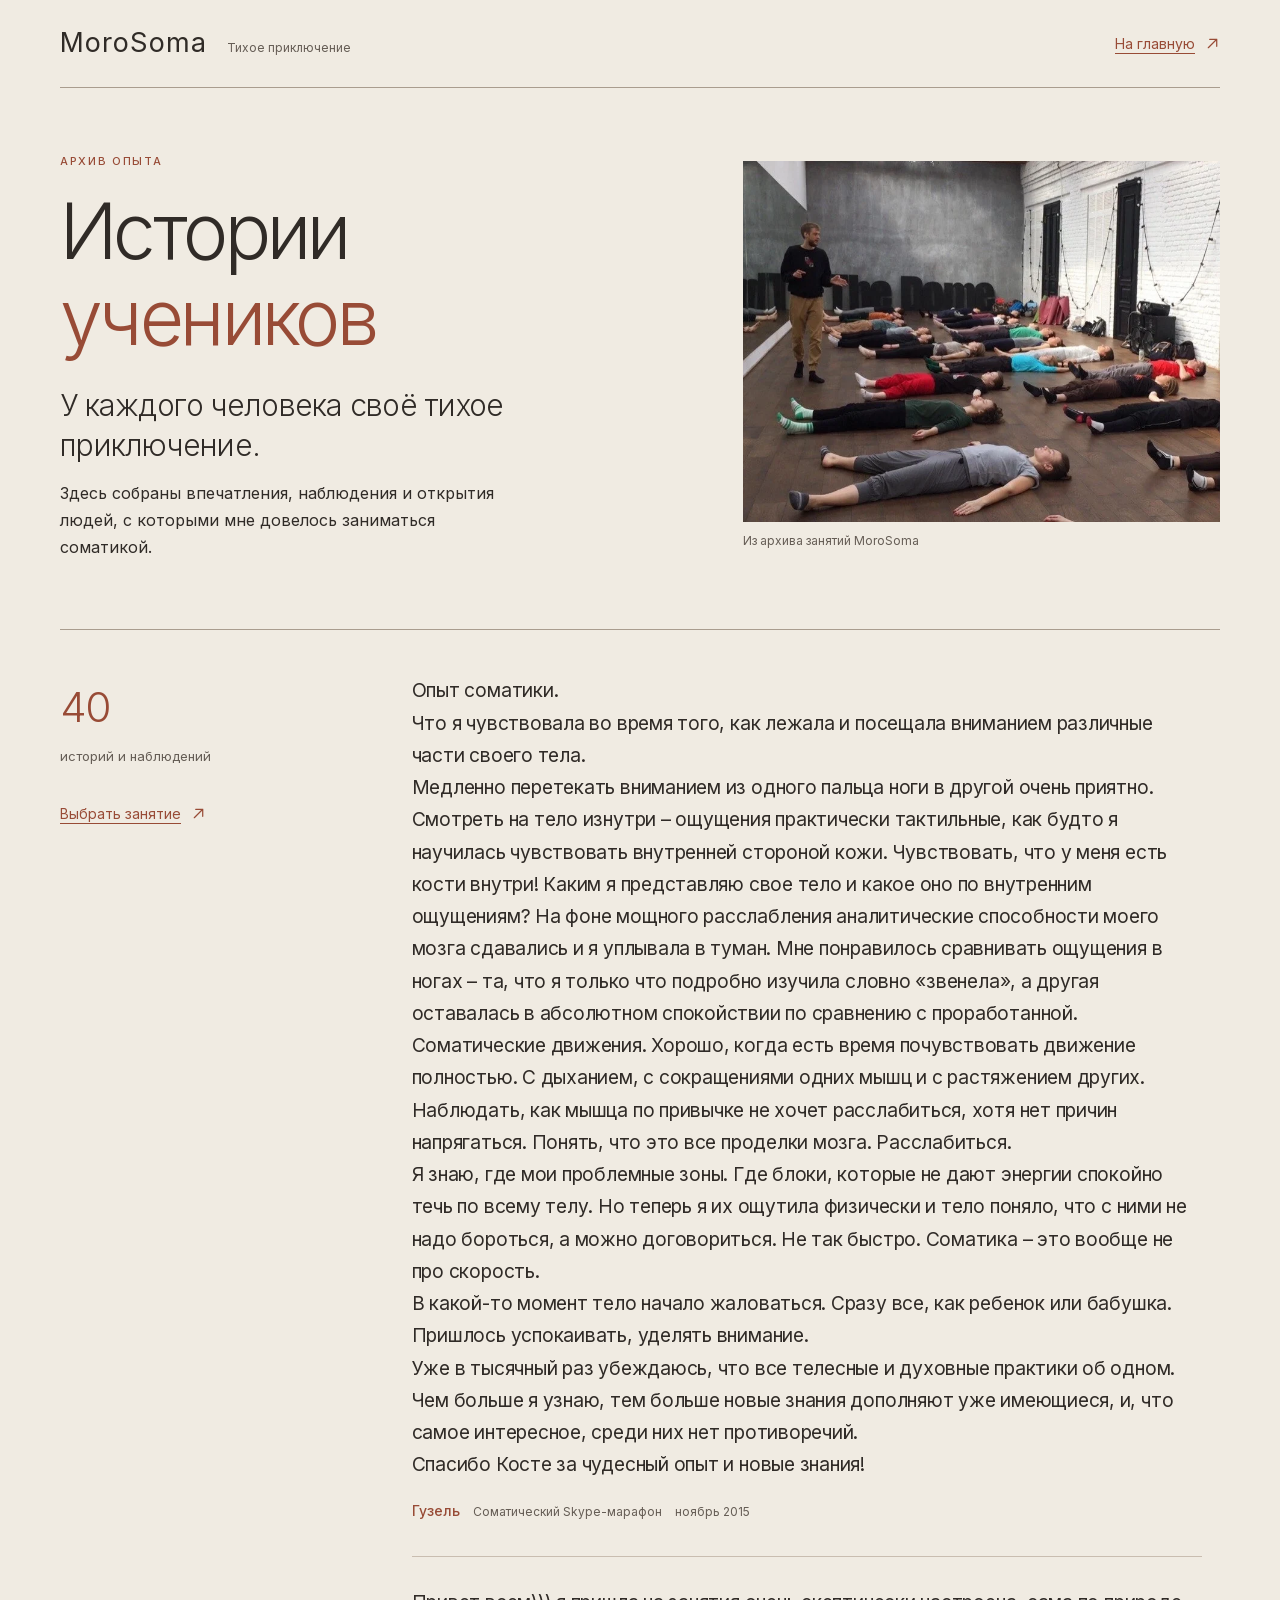
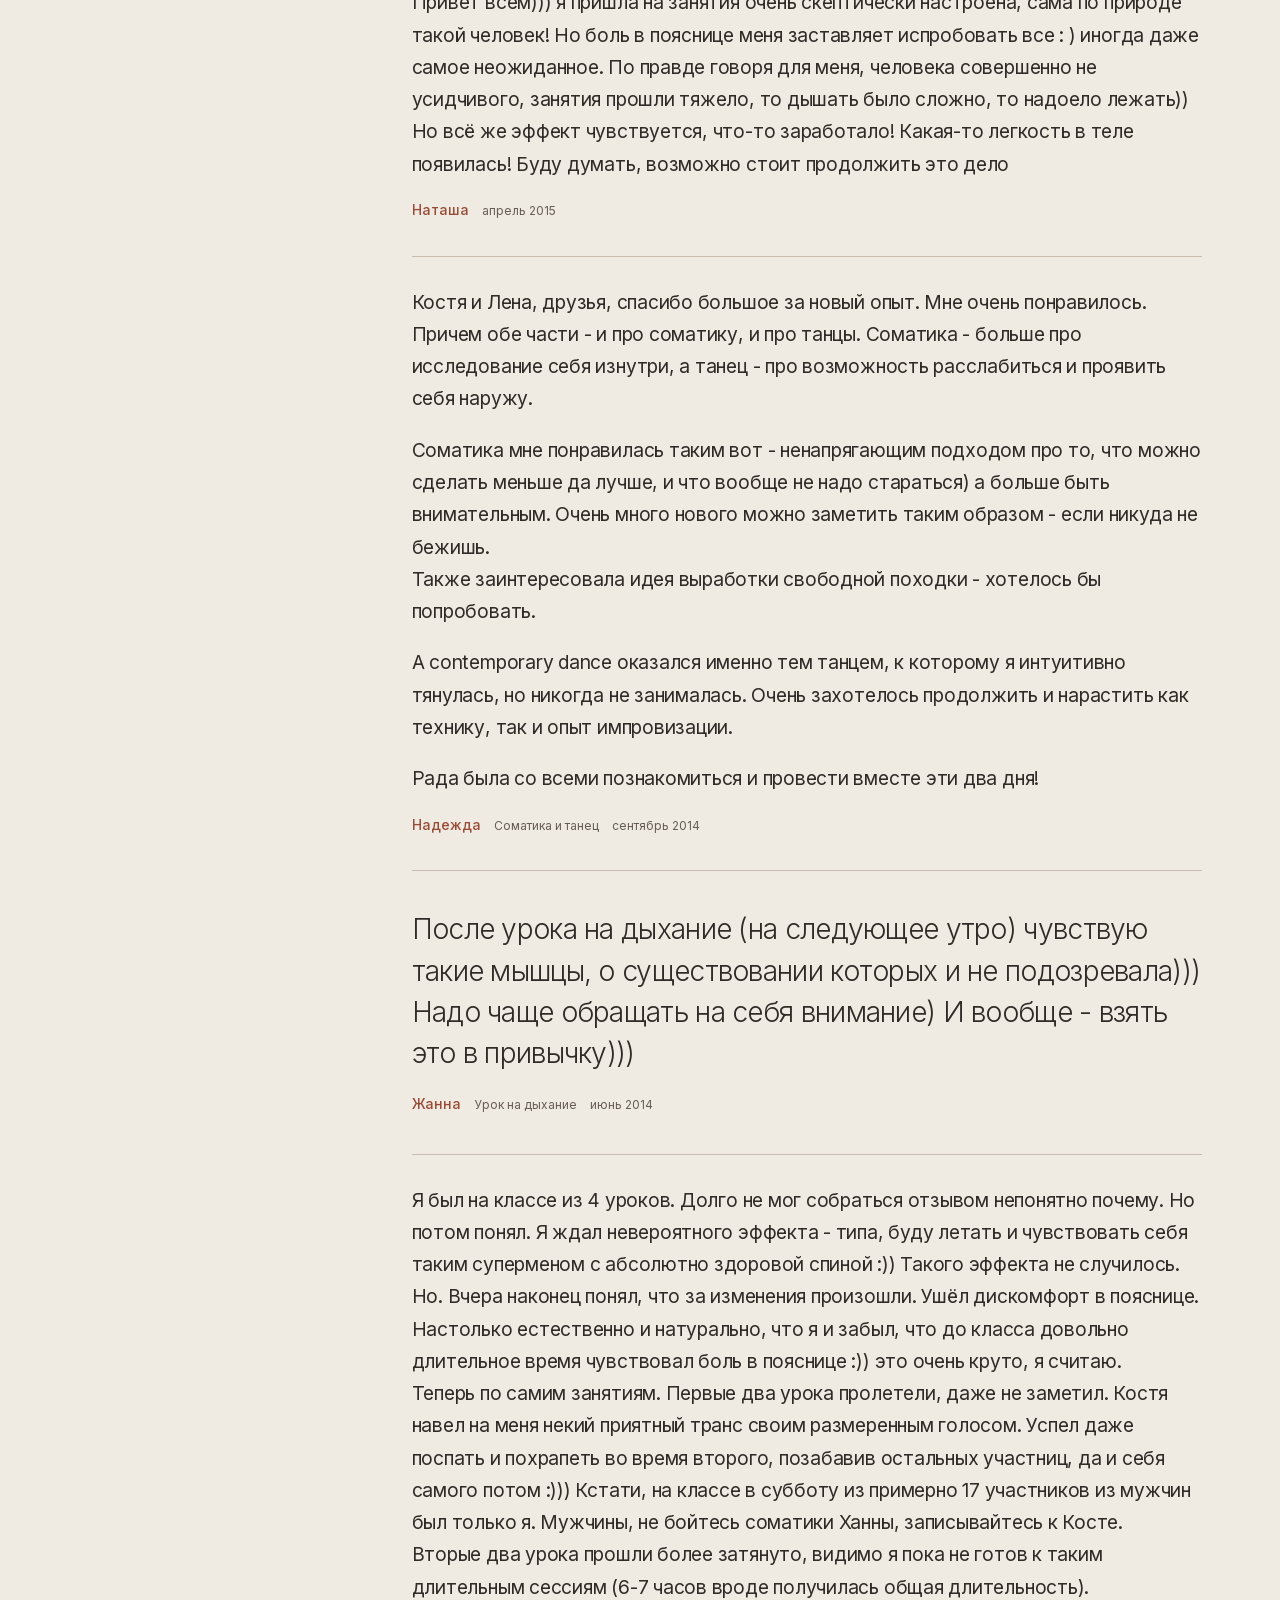
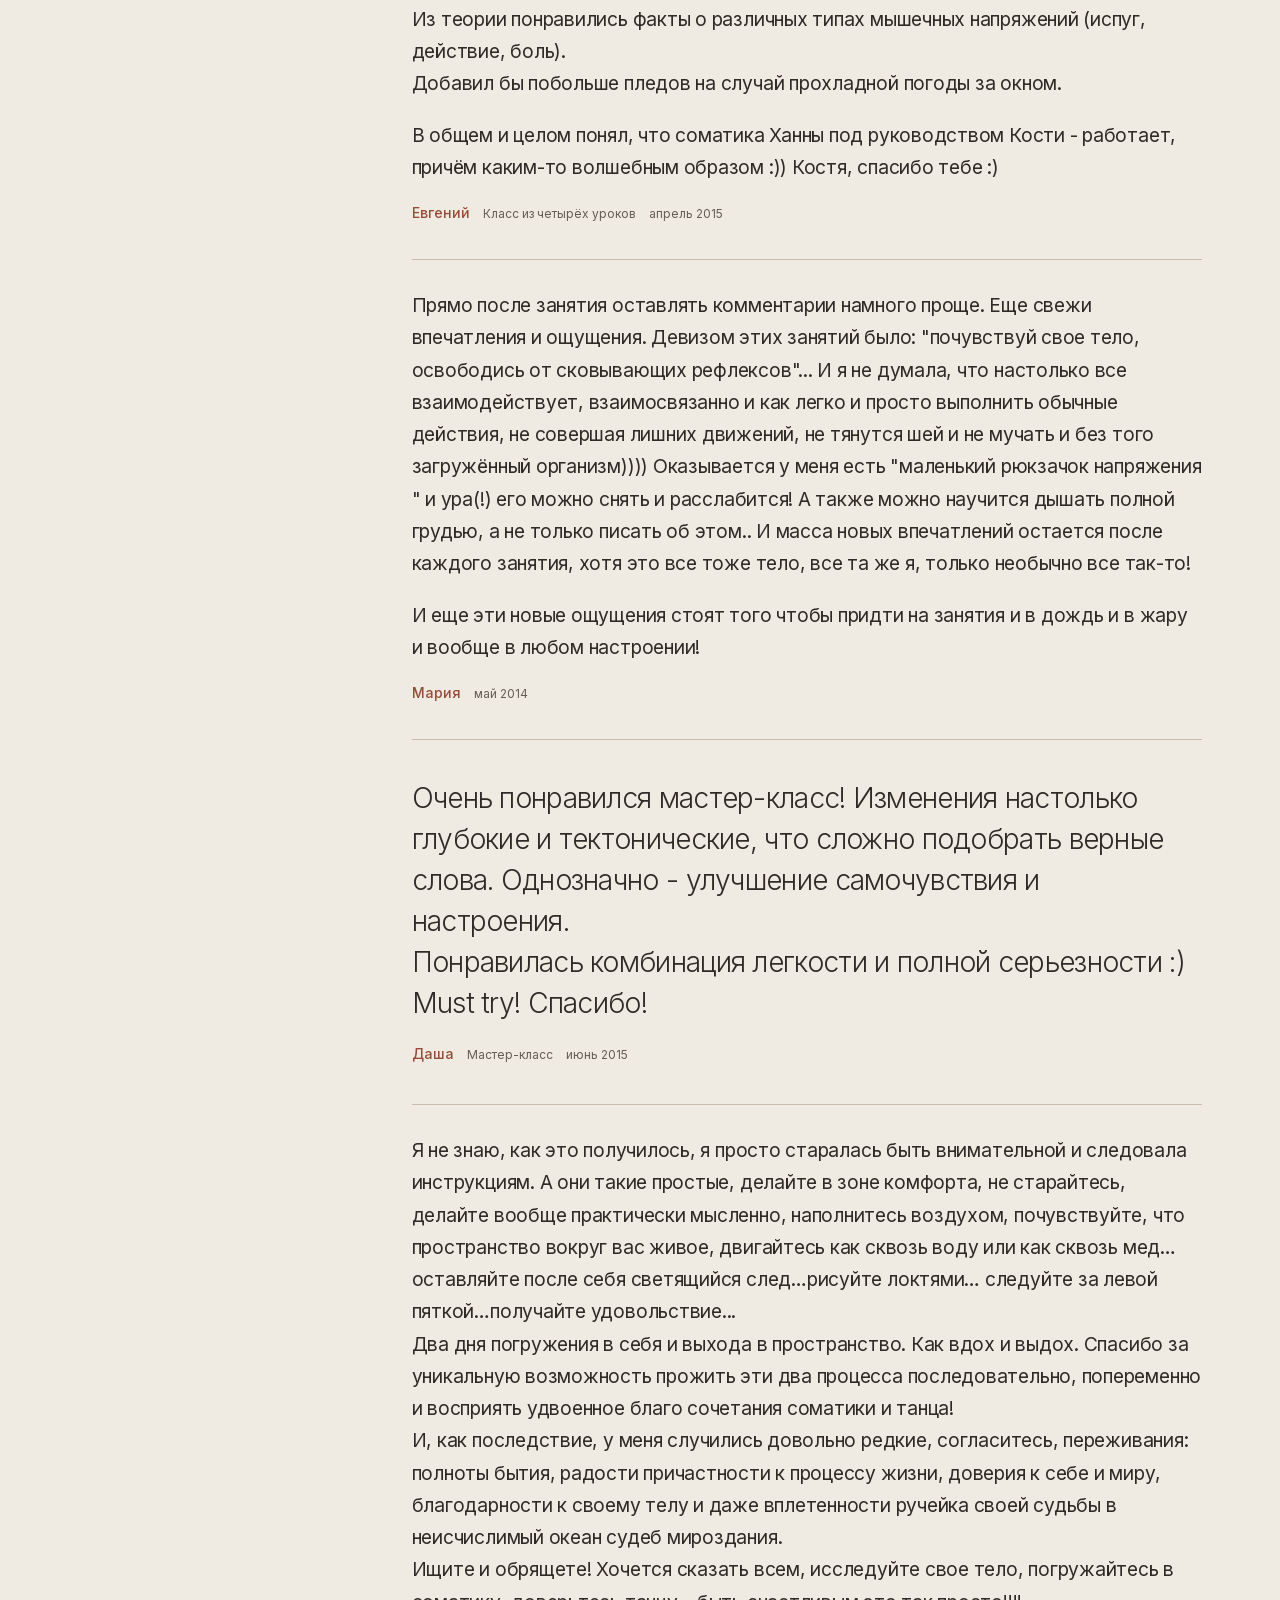
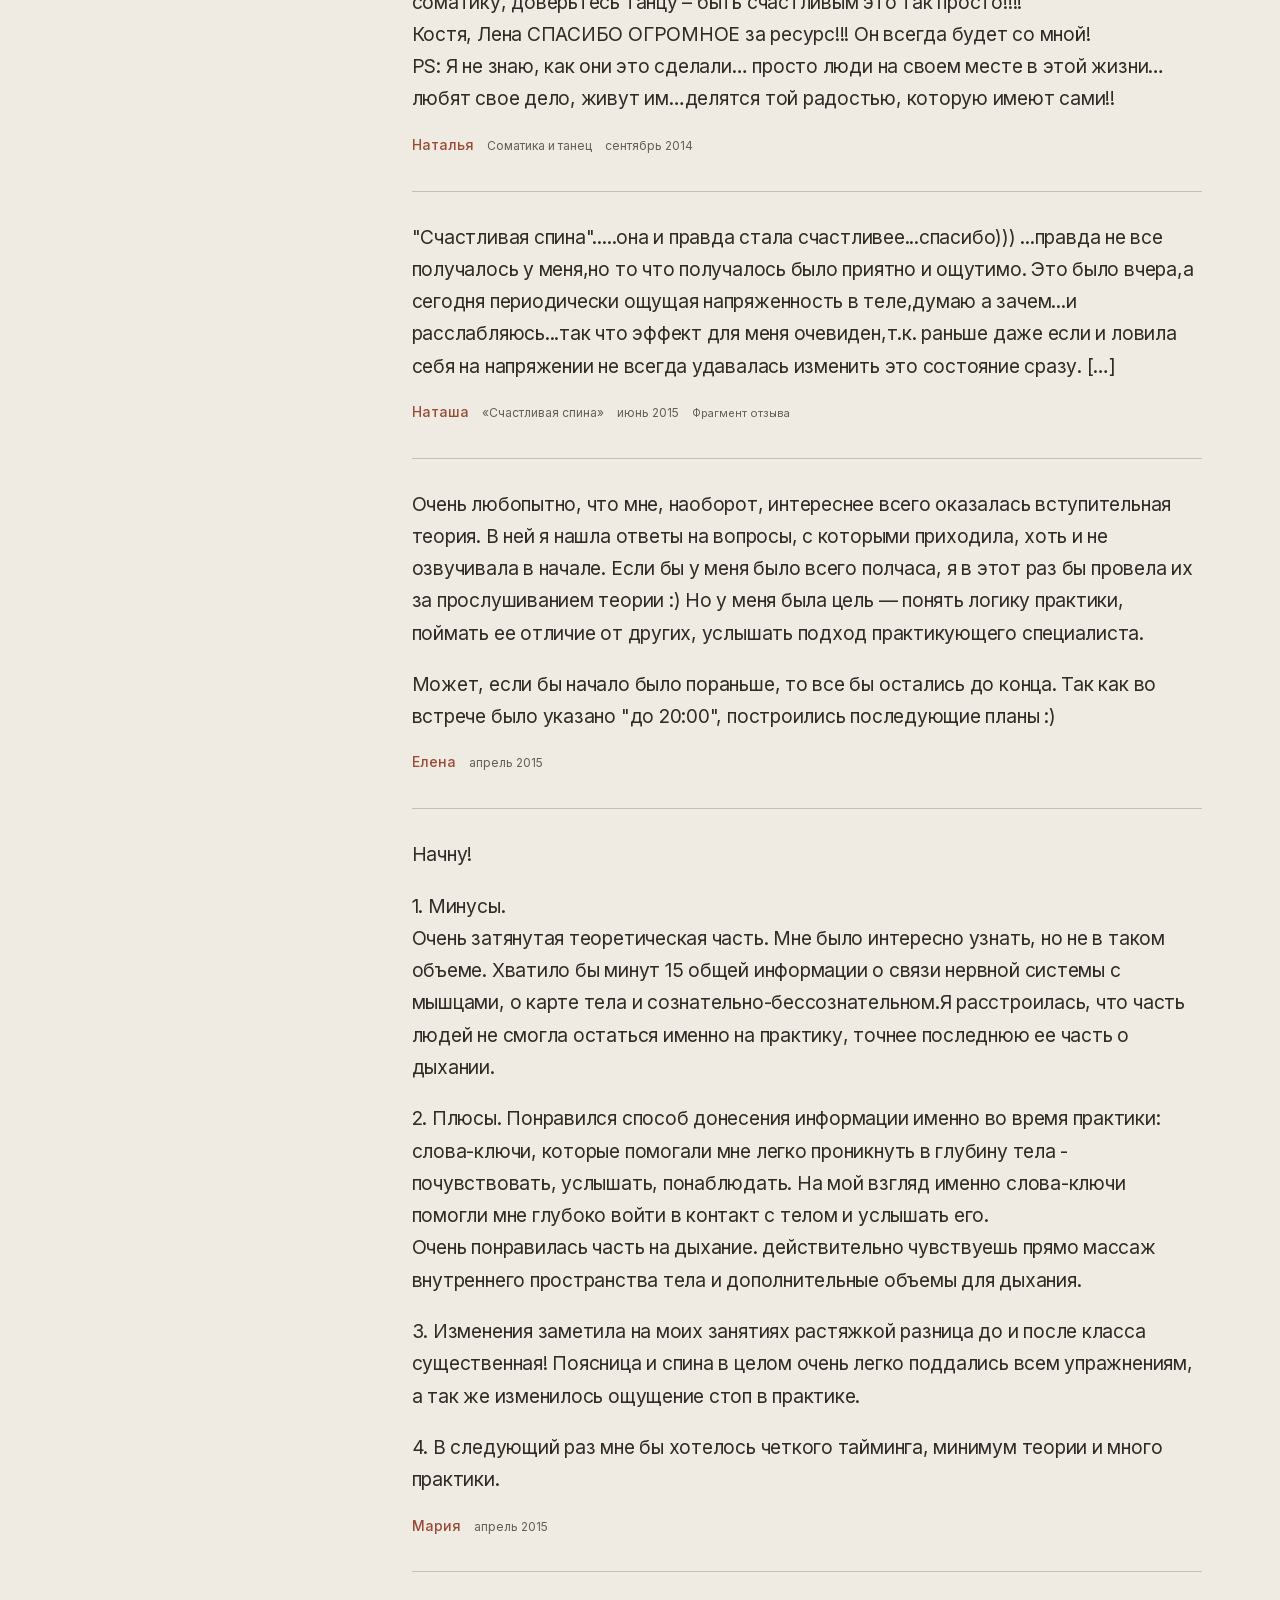
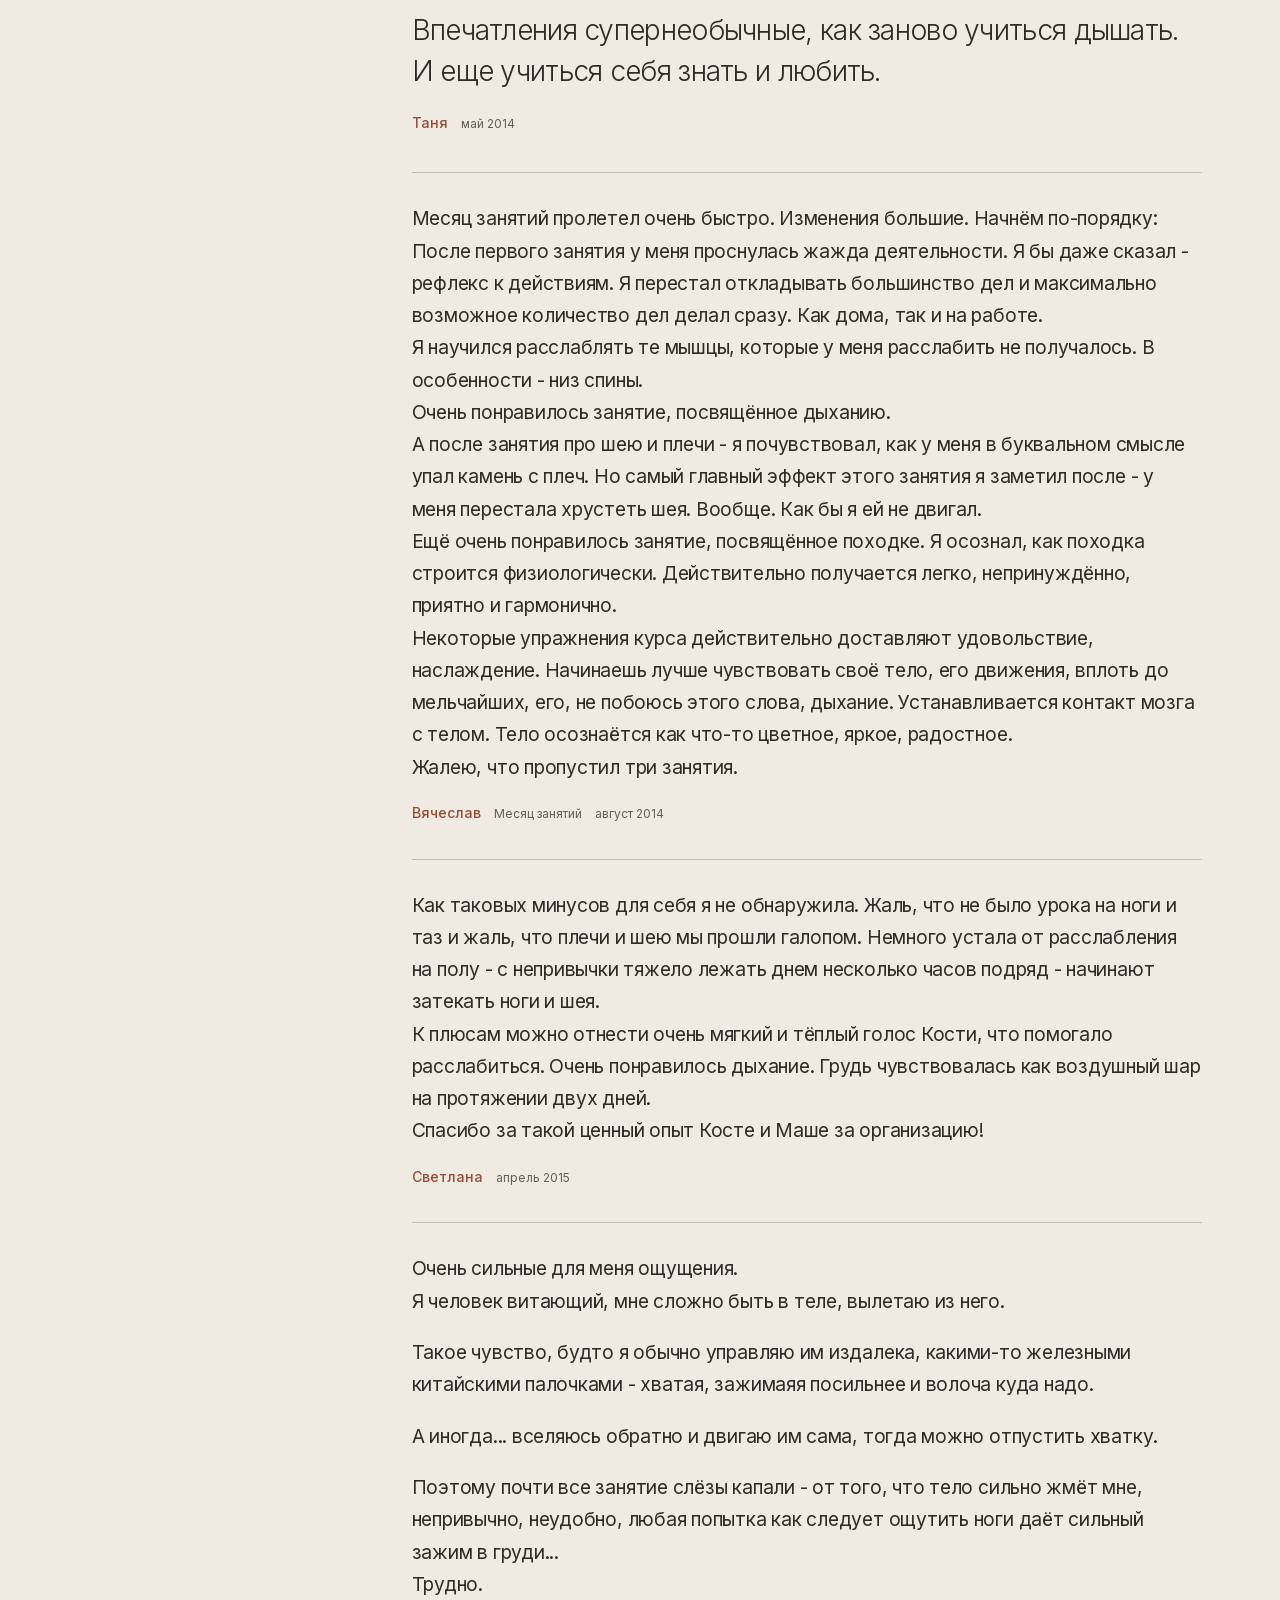
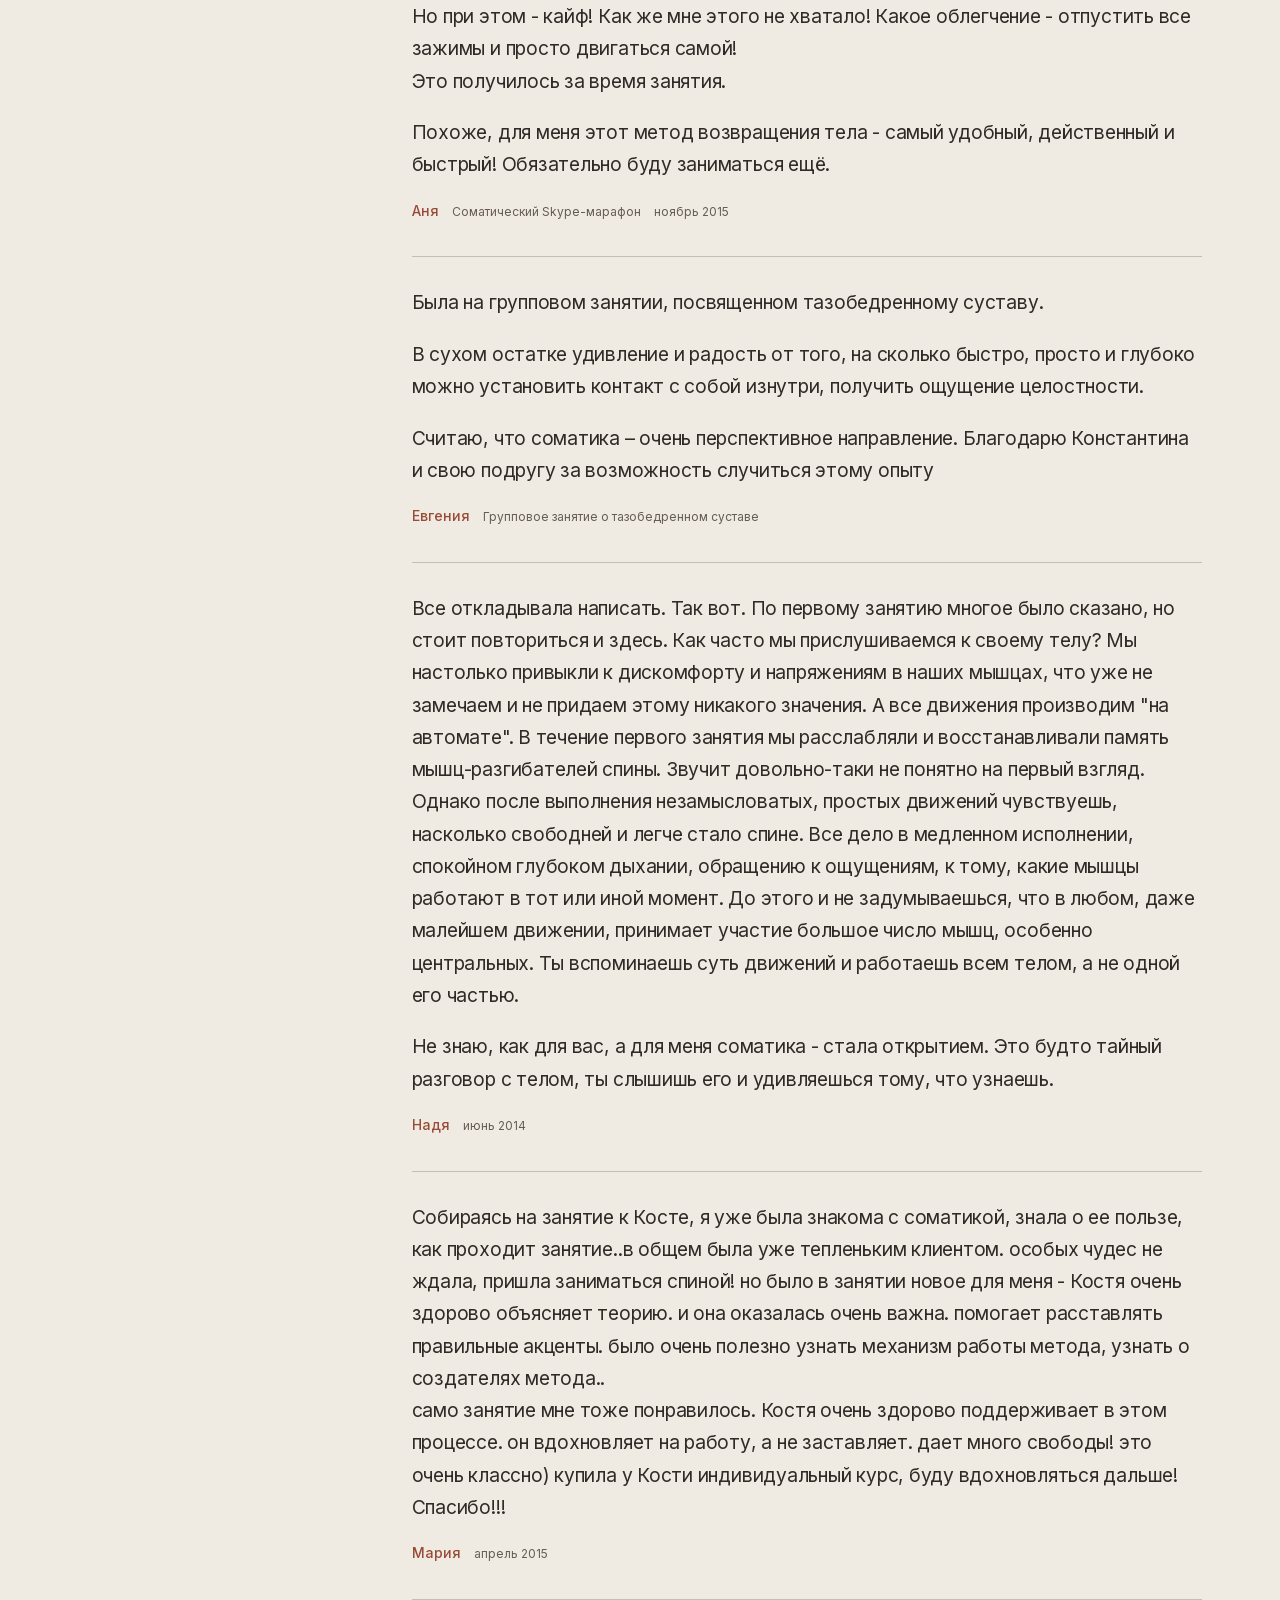
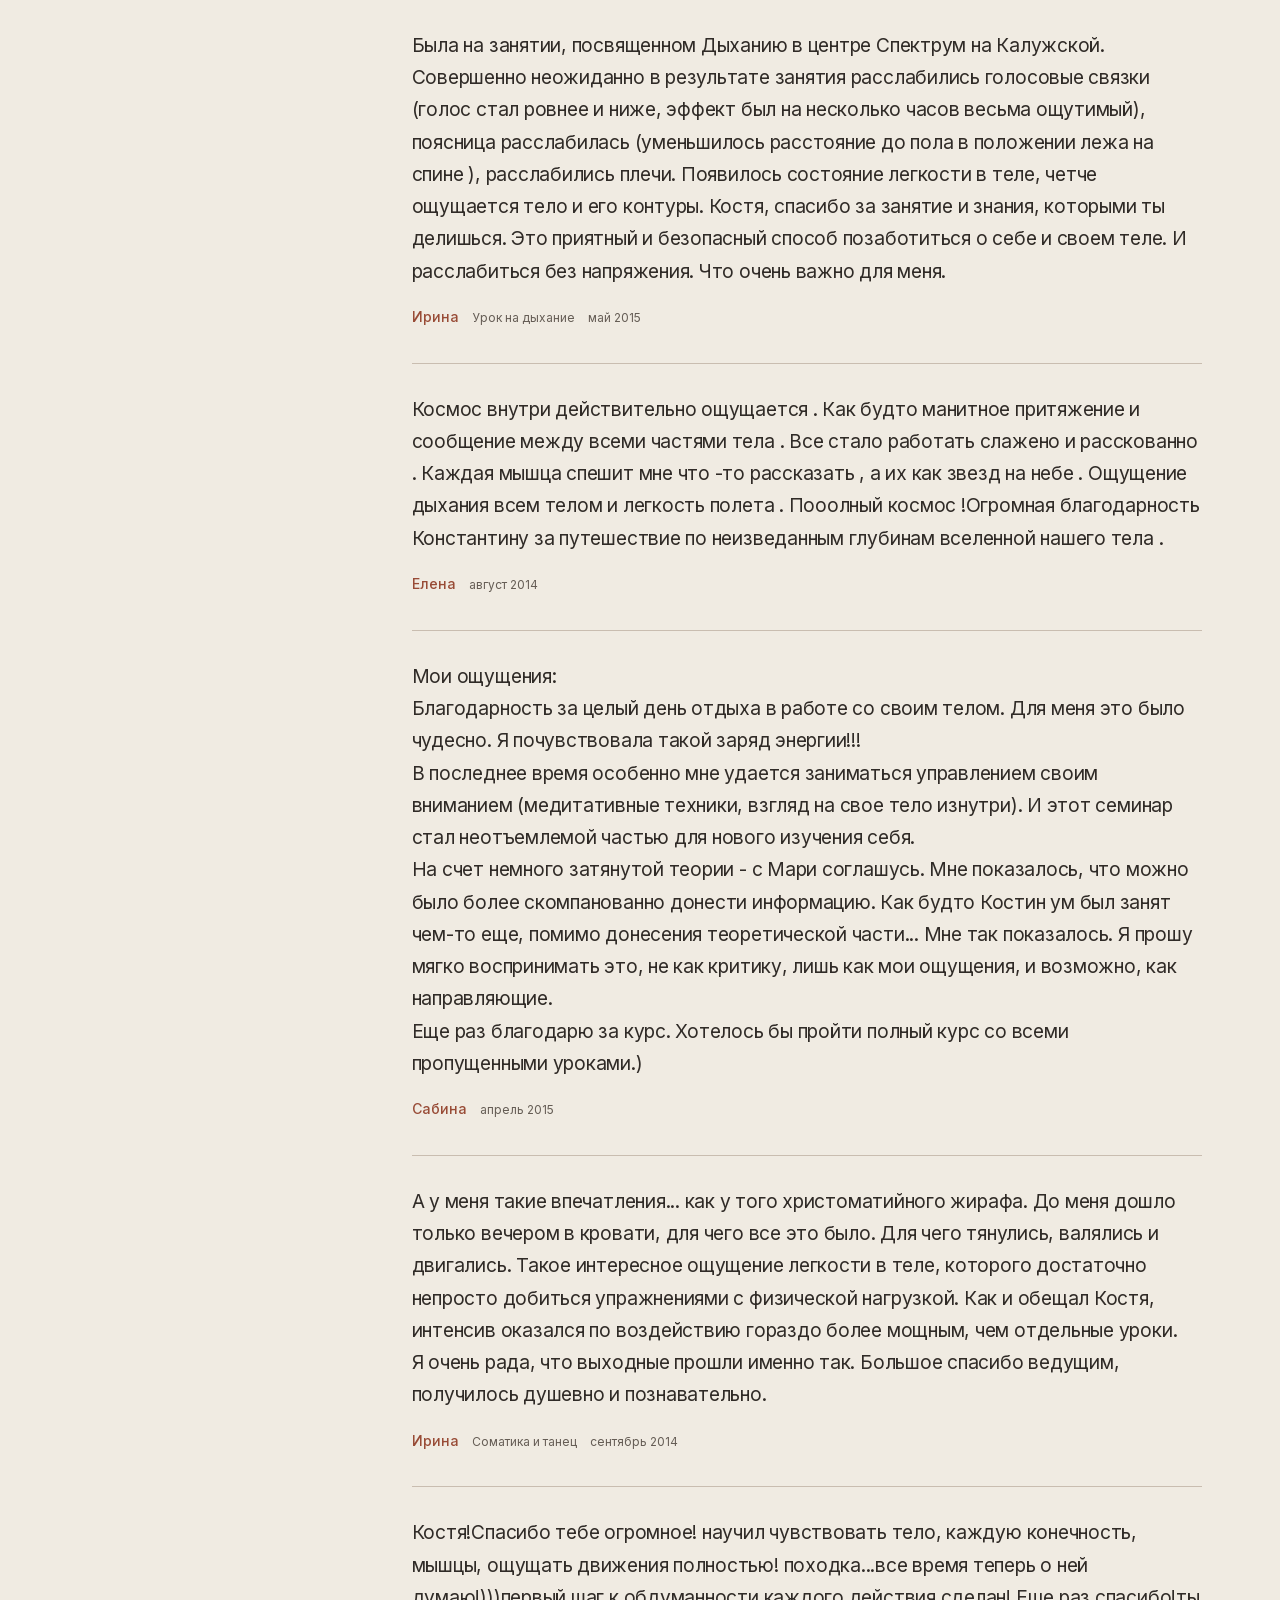
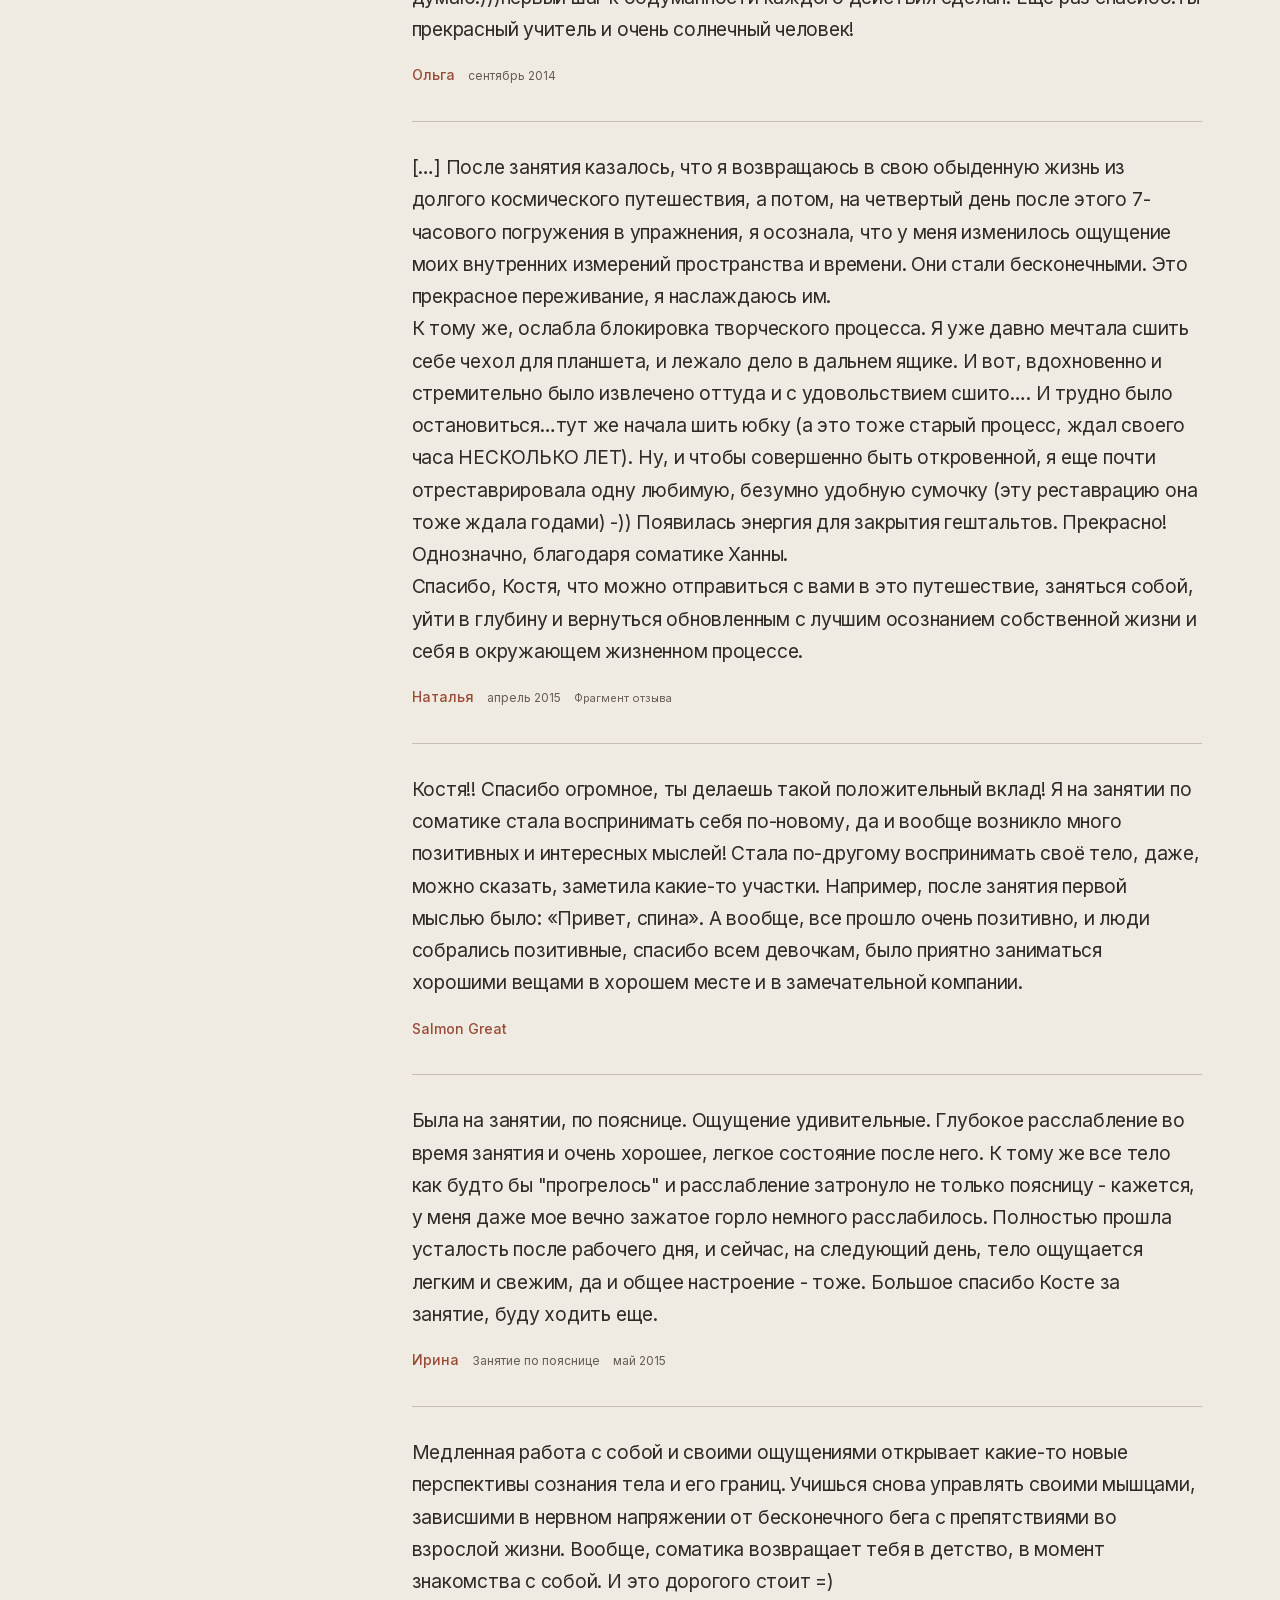
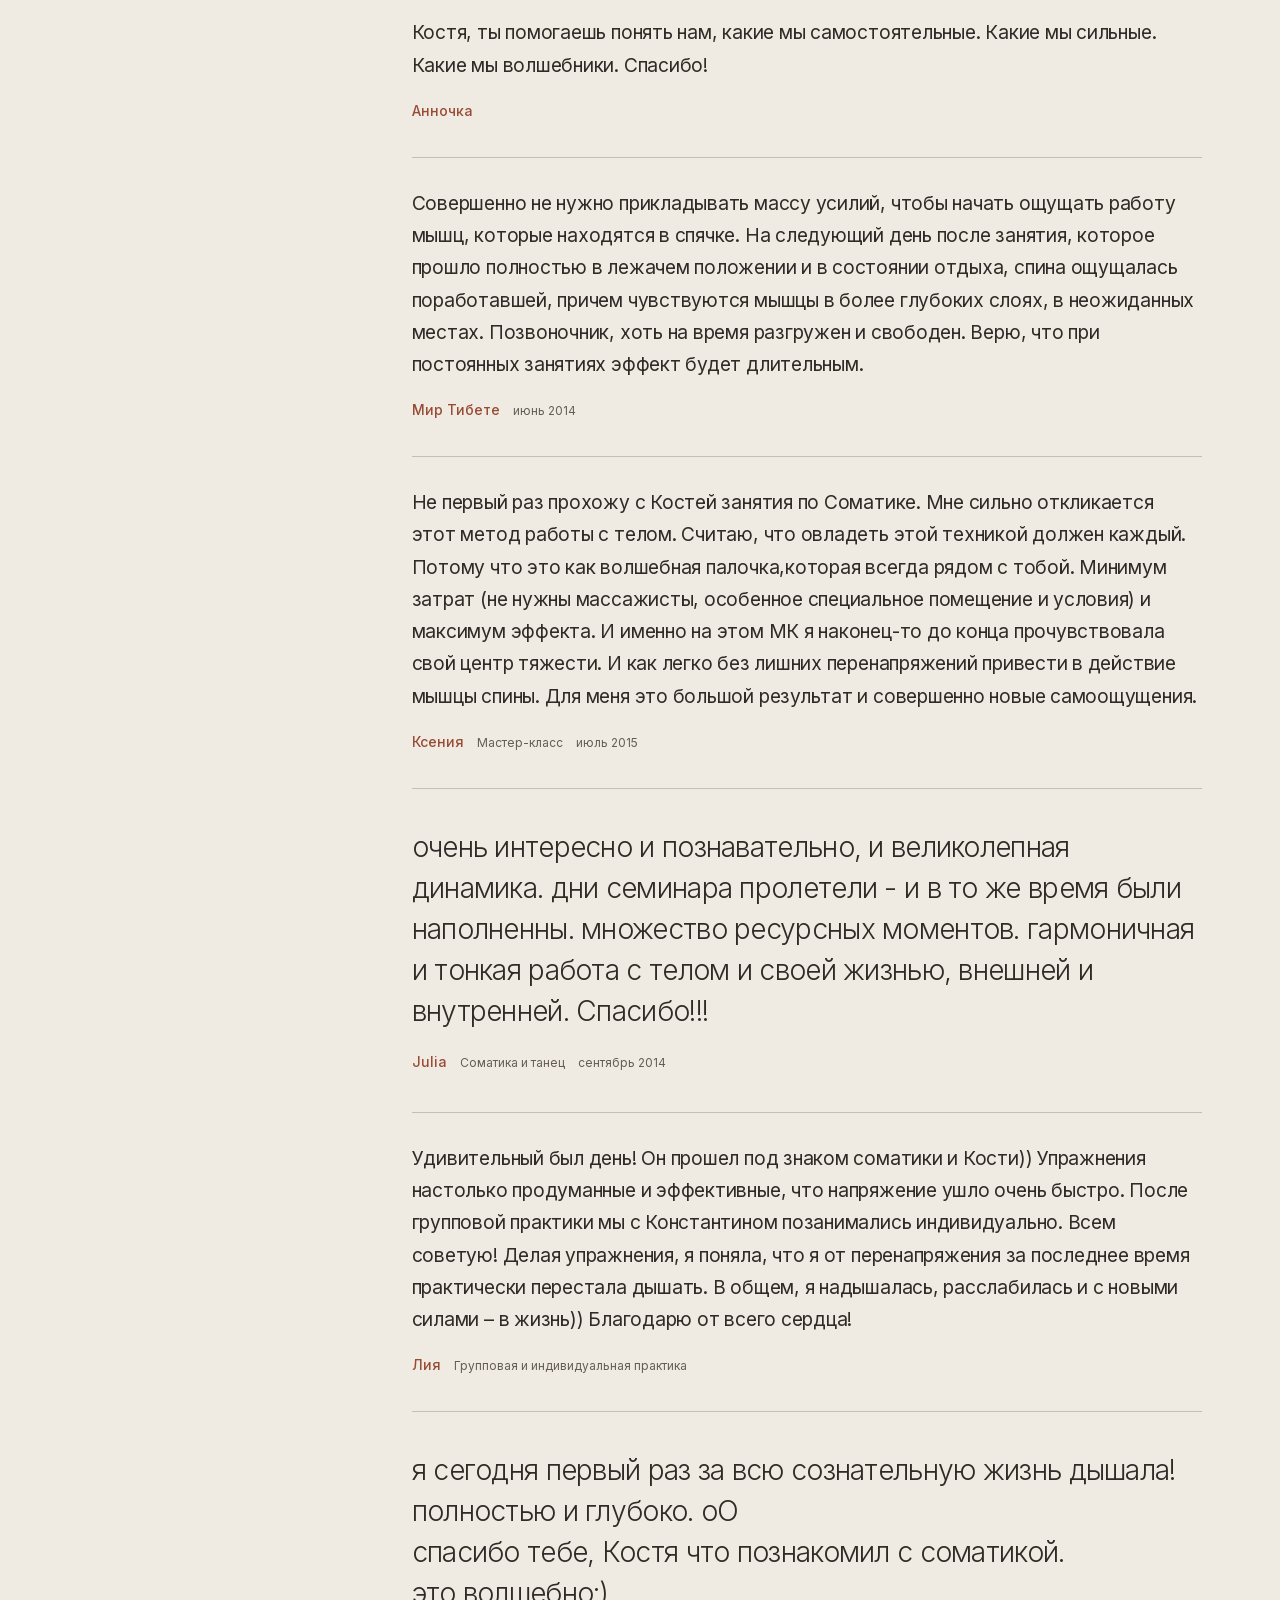
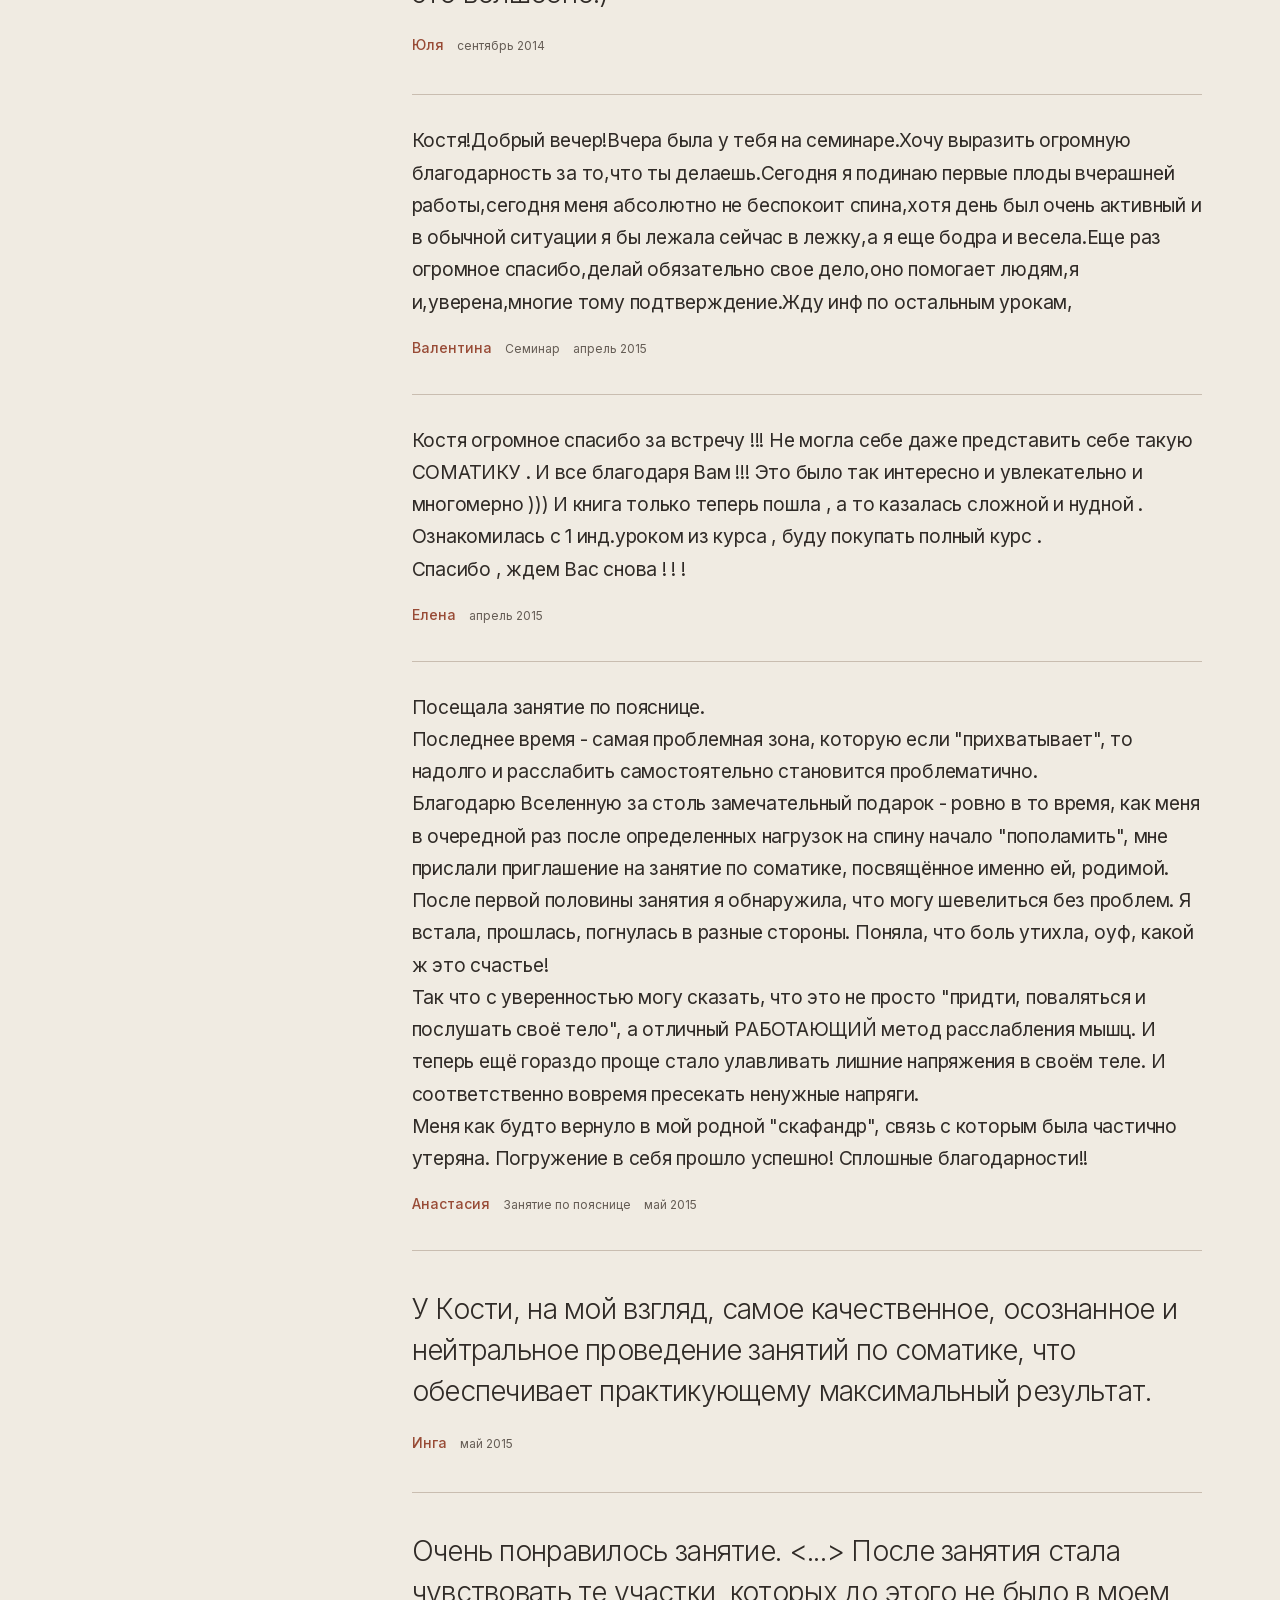
<file: stories/index.html>
<!doctype html>
<html lang="ru">
  <head>
    <meta charset="utf-8" />
    <meta name="viewport" content="width=device-width,initial-scale=1" />
    <meta name="theme-color" content="#f0ebe2" />
    <meta
      name="description"
      content="Впечатления, наблюдения и открытия участников соматических занятий MoroSoma."
    />
    <title>Истории учеников — MoroSoma</title>
    <link
      rel="canonical"
      href="https://komoroshin.github.io/morosoma/stories/"
    />
    <link rel="icon" href="../assets/favicon.svg" type="image/svg+xml" />
    <meta property="og:type" content="website" />
    <meta property="og:locale" content="ru_RU" />
    <meta property="og:site_name" content="MoroSoma" />
    <meta property="og:title" content="Истории учеников — MoroSoma" />
    <meta
      property="og:description"
      content="Впечатления, наблюдения и открытия участников соматических занятий MoroSoma."
    />
    <meta
      property="og:url"
      content="https://komoroshin.github.io/morosoma/stories/"
    />
    <meta
      property="og:image"
      content="https://komoroshin.github.io/morosoma/stories/share.jpg"
    />
    <meta property="og:image:type" content="image/jpeg" />
    <meta property="og:image:width" content="1200" />
    <meta property="og:image:height" content="630" />
    <meta
      property="og:image:alt"
      content="Участники групповой практики лежат на полу в зале"
    />
    <meta name="twitter:card" content="summary_large_image" />
    <meta
      name="twitter:image"
      content="https://komoroshin.github.io/morosoma/stories/share.jpg"
    />
    <meta
      name="twitter:image:alt"
      content="Участники групповой практики лежат на полу в зале"
    />
    <link rel="stylesheet" href="../assets/site.css?v=3" />
    <link rel="stylesheet" href="../assets/stories.css" />
  </head>
  <body class="stories-page">
    <header class="shell head">
      <div class="identity">
        <a class="brand" href="../">MoroSoma</a
        ><span class="tagline">Тихое приключение</span>
      </div>
      <a class="textlink" href="../"
        >На главную
        <svg
          class="link-arrow"
          focusable="false"
          width="15"
          height="15"
          viewBox="0 0 16 16"
          fill="none"
          aria-hidden="true"
        >
          <path
            d="M3.5 12.5 12.5 3.5M5 3.5h7.5V11"
            stroke="currentColor"
            stroke-width="1.3"
            stroke-linecap="round"
            stroke-linejoin="round"
          /></svg
      ></a>
    </header>
    <main>
      <section class="shell stories-intro">
        <div class="intro-copy">
          <p class="eyebrow">Архив опыта</p>
          <h1>Истории <em>учеников</em></h1>
          <p class="lead">У каждого человека своё тихое приключение.</p>
          <p>
            Здесь собраны впечатления, наблюдения и открытия людей, с которыми
            мне довелось заниматься соматикой.
          </p>
        </div>
        <figure class="intro-photo">
          <img
            src="../assets/images/archive-studio.webp"
            width="960"
            height="600"
            fetchpriority="high"
            alt="Участники групповой практики лежат на полу в зале"
          />
          <figcaption>Из архива занятий MoroSoma</figcaption>
        </figure>
      </section>
      <section class="shell reading" aria-label="Истории учеников">
        <aside class="rail">
          <div class="count">40</div>
          <p>историй и наблюдений</p>
          <a class="textlink" href="../#formats"
            >Выбрать занятие
            <svg
              class="link-arrow"
              focusable="false"
              width="15"
              height="15"
              viewBox="0 0 16 16"
              fill="none"
              aria-hidden="true"
            >
              <path
                d="M3.5 12.5 12.5 3.5M5 3.5h7.5V11"
                stroke="currentColor"
                stroke-width="1.3"
                stroke-linecap="round"
                stroke-linejoin="round"
              /></svg
          ></a>
        </aside>
        <div class="voices">
          <figure class="story" id="story-01">
            <blockquote>
              <p>
                Опыт соматики. <br />Что я чувствовала во время того, как лежала
                и посещала вниманием различные части своего тела. <br />Медленно
                перетекать вниманием из одного пальца ноги в другой очень
                приятно. Смотреть на тело изнутри – ощущения практически
                тактильные, как будто я научилась чувствовать внутренней
                стороной кожи. Чувствовать, что у меня есть кости внутри! Каким
                я представляю свое тело и какое оно по внутренним ощущениям? На
                фоне мощного расслабления аналитические способности моего мозга
                сдавались и я уплывала в туман. Мне понравилось сравнивать
                ощущения в ногах – та, что я только что подробно изучила словно
                «звенела», а другая оставалась в абсолютном спокойствии по
                сравнению с проработанной. <br />Соматические движения. Хорошо,
                когда есть время почувствовать движение полностью. С дыханием, с
                сокращениями одних мышц и с растяжением других. Наблюдать, как
                мышца по привычке не хочет расслабиться, хотя нет причин
                напрягаться. Понять, что это все проделки мозга. Расслабиться.
                <br />Я знаю, где мои проблемные зоны. Где блоки, которые не
                дают энергии спокойно течь по всему телу. Но теперь я их ощутила
                физически и тело поняло, что с ними не надо бороться, а можно
                договориться. Не так быстро. Соматика – это вообще не про
                скорость. <br />В какой-то момент тело начало жаловаться. Сразу
                все, как ребенок или бабушка. Пришлось успокаивать, уделять
                внимание. <br />Уже в тысячный раз убеждаюсь, что все телесные и
                духовные практики об одном. Чем больше я узнаю, тем больше новые
                знания дополняют уже имеющиеся, и, что самое интересное, среди
                них нет противоречий. <br />Спасибо Косте за чудесный опыт и
                новые знания!
              </p>
            </blockquote>
            <figcaption>
              <span class="name">Гузель</span
              ><span>Соматический Skype-марафон</span><span>ноябрь 2015</span>
            </figcaption>
          </figure>
          <figure class="story" id="story-02">
            <blockquote>
              <p>
                Привет всем))) я пришла на занятия очень скептически настроена,
                сама по природе такой человек! Но боль в пояснице меня
                заставляет испробовать все : ) иногда даже самое неожиданное. По
                правде говоря для меня, человека совершенно не усидчивого,
                занятия прошли тяжело, то дышать было сложно, то надоело
                лежать)) Но всё же эффект чувствуется, что-то заработало!
                Какая-то легкость в теле появилась! Буду думать, возможно стоит
                продолжить это дело
              </p>
            </blockquote>
            <figcaption>
              <span class="name">Наташа</span><span>апрель 2015</span>
            </figcaption>
          </figure>
          <figure class="story" id="story-03">
            <blockquote>
              <p>
                Костя и Лена, друзья, спасибо большое за новый опыт. Мне очень
                понравилось. Причем обе части - и про соматику, и про танцы.
                Соматика - больше про исследование себя изнутри, а танец - про
                возможность расслабиться и проявить себя наружу.
              </p>
              <p>
                Соматика мне понравилась таким вот - ненапрягающим подходом про
                то, что можно сделать меньше да лучше, и что вообще не надо
                стараться) а больше быть внимательным. Очень много нового можно
                заметить таким образом - если никуда не бежишь. <br />Также
                заинтересовала идея выработки свободной походки - хотелось бы
                попробовать.
              </p>
              <p>
                А contemporary dance оказался именно тем танцем, к которому я
                интуитивно тянулась, но никогда не занималась. Очень захотелось
                продолжить и нарастить как технику, так и опыт импровизации.
              </p>
              <p>
                Рада была со всеми познакомиться и провести вместе эти два дня!
              </p>
            </blockquote>
            <figcaption>
              <span class="name">Надежда</span><span>Соматика и танец</span
              ><span>сентябрь 2014</span>
            </figcaption>
          </figure>
          <figure class="story short" id="story-04">
            <blockquote>
              <p>
                После урока на дыхание (на следующее утро) чувствую такие мышцы,
                о существовании которых и не подозревала)))<br />Надо чаще
                обращать на себя внимание) И вообще - взять это в привычку)))
              </p>
            </blockquote>
            <figcaption>
              <span class="name">Жанна</span><span>Урок на дыхание</span
              ><span>июнь 2014</span>
            </figcaption>
          </figure>
          <figure class="story" id="story-05">
            <blockquote>
              <p>
                Я был на классе из 4 уроков. Долго не мог собраться отзывом
                непонятно почему. Но потом понял. Я ждал невероятного эффекта -
                типа, буду летать и чувствовать себя таким суперменом с
                абсолютно здоровой спиной :)) Такого эффекта не случилось. Но.
                Вчера наконец понял, что за изменения произошли. Ушёл дискомфорт
                в пояснице. Настолько естественно и натурально, что я и забыл,
                что до класса довольно длительное время чувствовал боль в
                пояснице :)) это очень круто, я считаю.<br />Теперь по самим
                занятиям. Первые два урока пролетели, даже не заметил. Костя
                навел на меня некий приятный транс своим размеренным голосом.
                Успел даже поспать и похрапеть во время второго, позабавив
                остальных участниц, да и себя самого потом :))) Кстати, на
                классе в субботу из примерно 17 участников из мужчин был только
                я. Мужчины, не бойтесь соматики Ханны, записывайтесь к Косте.<br />Вторые
                два урока прошли более затянуто, видимо я пока не готов к таким
                длительным сессиям (6-7 часов вроде получилась общая
                длительность).<br />Из теории понравились факты о различных
                типах мышечных напряжений (испуг, действие, боль).<br />Добавил
                бы побольше пледов на случай прохладной погоды за окном.
              </p>
              <p>
                В общем и целом понял, что соматика Ханны под руководством Кости
                - работает, причём каким-то волшебным образом :)) Костя, спасибо
                тебе :)
              </p>
            </blockquote>
            <figcaption>
              <span class="name">Евгений</span
              ><span>Класс из четырёх уроков</span><span>апрель 2015</span>
            </figcaption>
          </figure>
          <figure class="story" id="story-06">
            <blockquote>
              <p>
                Прямо после занятия оставлять комментарии намного проще. Еще
                свежи впечатления и ощущения. Девизом этих занятий было:
                &quot;почувствуй свое тело, освободись от сковывающих
                рефлексов&quot;... И я не думала, что настолько все
                взаимодействует, взаимосвязанно и как легко и просто выполнить
                обычные действия, не совершая лишних движений, не тянутся шей и
                не мучать и без того загружённый организм)))) Оказывается у меня
                есть &quot;маленький рюкзачок напряжения &quot; и ура(!) его
                можно снять и расслабится! А также можно научится дышать полной
                грудью, а не только писать об этом.. И масса новых впечатлений
                остается после каждого занятия, хотя это все тоже тело, все та
                же я, только необычно все так-то!
              </p>
              <p>
                И еще эти новые ощущения стоят того чтобы придти на занятия и в
                дождь и в жару и вообще в любом настроении!
              </p>
            </blockquote>
            <figcaption>
              <span class="name">Мария</span><span>май 2014</span>
            </figcaption>
          </figure>
          <figure class="story short" id="story-07">
            <blockquote>
              <p>
                Очень понравился мастер-класс! Изменения настолько глубокие и
                тектонические, что сложно подобрать верные слова. Однозначно -
                улучшение самочувствия и настроения.<br />Понравилась комбинация
                легкости и полной серьезности :)<br />Must try! Спасибо!
              </p>
            </blockquote>
            <figcaption>
              <span class="name">Даша</span><span>Мастер-класс</span
              ><span>июнь 2015</span>
            </figcaption>
          </figure>
          <figure class="story" id="story-08">
            <blockquote>
              <p>
                Я не знаю, как это получилось, я просто старалась быть
                внимательной и следовала инструкциям. А они такие простые,
                делайте в зоне комфорта, не старайтесь, делайте вообще
                практически мысленно, наполнитесь воздухом, почувствуйте, что
                пространство вокруг вас живое, двигайтесь как сквозь воду или
                как сквозь мед… оставляйте после себя светящийся след…рисуйте
                локтями… следуйте за левой пяткой…получайте удовольствие...<br />Два
                дня погружения в себя и выхода в пространство. Как вдох и выдох.
                Спасибо за уникальную возможность прожить эти два процесса
                последовательно, попеременно и восприять удвоенное благо
                сочетания соматики и танца!<br />И, как последствие, у меня
                случились довольно редкие, согласитесь, переживания: полноты
                бытия, радости причастности к процессу жизни, доверия к себе и
                миру, благодарности к своему телу и даже вплетенности ручейка
                своей судьбы в неисчислимый океан судеб мироздания.<br />Ищите и
                обрящете! Хочется сказать всем, исследуйте свое тело,
                погружайтесь в соматику, доверьтесь танцу – быть счастливым это
                так просто!!!!<br />Костя, Лена СПАСИБО ОГРОМНОЕ за ресурс!!! Он
                всегда будет со мной!<br />PS: Я не знаю, как они это сделали…
                просто люди на своем месте в этой жизни…любят свое дело, живут
                им…делятся той радостью, которую имеют сами!!
              </p>
            </blockquote>
            <figcaption>
              <span class="name">Наталья</span><span>Соматика и танец</span
              ><span>сентябрь 2014</span>
            </figcaption>
          </figure>
          <figure class="story" id="story-09">
            <blockquote>
              <p>
                &quot;Счастливая спина&quot;.....она и правда стала
                счастливее...спасибо))) ...правда не все получалось у меня,но то
                что получалось было приятно и ощутимо. Это было вчера,а сегодня
                периодически ощущая напряженность в теле,думаю а зачем...и
                расслабляюсь...так что эффект для меня очевиден,т.к. раньше даже
                если и ловила себя на напряжении не всегда удавалась изменить
                это состояние сразу. […]
              </p>
            </blockquote>
            <figcaption>
              <span class="name">Наташа</span><span>«Счастливая спина»</span
              ><span>июнь 2015</span
              ><span class="excerpt">Фрагмент отзыва</span>
            </figcaption>
          </figure>
          <figure class="story" id="story-10">
            <blockquote>
              <p>
                Очень любопытно, что мне, наоборот, интереснее всего оказалась
                вступительная теория. В ней я нашла ответы на вопросы, с
                которыми приходила, хоть и не озвучивала в начале. Если бы у
                меня было всего полчаса, я в этот раз бы провела их за
                прослушиванием теории :) Но у меня была цель — понять логику
                практики, поймать ее отличие от других, услышать подход
                практикующего специалиста.
              </p>
              <p>
                Может, если бы начало было пораньше, то все бы остались до
                конца. Так как во встрече было указано &quot;до 20:00&quot;,
                построились последующие планы :)
              </p>
            </blockquote>
            <figcaption>
              <span class="name">Елена</span><span>апрель 2015</span>
            </figcaption>
          </figure>
          <figure class="story" id="story-11">
            <blockquote>
              <p>Начну!</p>
              <p>
                1. Минусы. <br />Очень затянутая теоретическая часть. Мне было
                интересно узнать, но не в таком объеме. Хватило бы минут 15
                общей информации о связи нервной системы с мышцами, о карте тела
                и сознательно-бессознательном.Я расстроилась, что часть людей не
                смогла остаться именно на практику, точнее последнюю ее часть о
                дыхании.
              </p>
              <p>
                2. Плюсы. Понравился способ донесения информации именно во время
                практики: слова-ключи, которые помогали мне легко проникнуть в
                глубину тела - почувствовать, услышать, понаблюдать. На мой
                взгляд именно слова-ключи помогли мне глубоко войти в контакт с
                телом и услышать его.<br />Очень понравилась часть на дыхание.
                действительно чувствуешь прямо массаж внутреннего пространства
                тела и дополнительные объемы для дыхания.
              </p>
              <p>
                3. Изменения заметила на моих занятиях растяжкой разница до и
                после класса существенная! Поясница и спина в целом очень легко
                поддались всем упражнениям, а так же изменилось ощущение стоп в
                практике.
              </p>
              <p>
                4. В следующий раз мне бы хотелось четкого тайминга, минимум
                теории и много практики.
              </p>
            </blockquote>
            <figcaption>
              <span class="name">Мария</span><span>апрель 2015</span>
            </figcaption>
          </figure>
          <figure class="story short" id="story-12">
            <blockquote>
              <p>
                Впечатления супернеобычные, как заново учиться дышать. И еще
                учиться себя знать и любить.
              </p>
            </blockquote>
            <figcaption>
              <span class="name">Таня</span><span>май 2014</span>
            </figcaption>
          </figure>
          <figure class="story" id="story-13">
            <blockquote>
              <p>
                Месяц занятий пролетел очень быстро. Изменения большие. Начнём
                по-порядку:<br />После первого занятия у меня проснулась жажда
                деятельности. Я бы даже сказал - рефлекс к действиям. Я перестал
                откладывать большинство дел и максимально возможное количество
                дел делал сразу. Как дома, так и на работе.<br />Я научился
                расслаблять те мышцы, которые у меня расслабить не получалось. В
                особенности - низ спины.<br />Очень понравилось занятие,
                посвящённое дыханию.<br />А после занятия про шею и плечи - я
                почувствовал, как у меня в буквальном смысле упал камень с плеч.
                Но самый главный эффект этого занятия я заметил после - у меня
                перестала хрустеть шея. Вообще. Как бы я ей не двигал.<br />Ещё
                очень понравилось занятие, посвящённое походке. Я осознал, как
                походка строится физиологически. Действительно получается легко,
                непринуждённо, приятно и гармонично.<br />Некоторые упражнения
                курса действительно доставляют удовольствие, наслаждение.
                Начинаешь лучше чувствовать своё тело, его движения, вплоть до
                мельчайших, его, не побоюсь этого слова, дыхание.
                Устанавливается контакт мозга с телом. Тело осознаётся как
                что-то цветное, яркое, радостное.<br />Жалею, что пропустил три
                занятия.
              </p>
            </blockquote>
            <figcaption>
              <span class="name">Вячеслав</span><span>Месяц занятий</span
              ><span>август 2014</span>
            </figcaption>
          </figure>
          <figure class="story" id="story-14">
            <blockquote>
              <p>
                Как таковых минусов для себя я не обнаружила. Жаль, что не было
                урока на ноги и таз и жаль, что плечи и шею мы прошли галопом.
                Немного устала от расслабления на полу - с непривычки тяжело
                лежать днем несколько часов подряд - начинают затекать ноги и
                шея. <br />К плюсам можно отнести очень мягкий и тёплый голос
                Кости, что помогало расслабиться. Очень понравилось дыхание.
                Грудь чувствовалась как воздушный шар на протяжении двух дней.
                <br />Спасибо за такой ценный опыт Косте и Маше за организацию!
              </p>
            </blockquote>
            <figcaption>
              <span class="name">Светлана</span><span>апрель 2015</span>
            </figcaption>
          </figure>
          <figure class="story" id="story-15">
            <blockquote>
              <p>
                Очень сильные для меня ощущения. <br />Я человек витающий, мне
                сложно быть в теле, вылетаю из него.
              </p>
              <p>
                Такое чувство, будто я обычно управляю им издалека, какими-то
                железными китайскими палочками - хватая, зажимаяя посильнее и
                волоча куда надо.
              </p>
              <p>
                А иногда... вселяюсь обратно и двигаю им сама, тогда можно
                отпустить хватку.
              </p>
              <p>
                Поэтому почти все занятие слёзы капали - от того, что тело
                сильно жмёт мне, непривычно, неудобно, любая попытка как следует
                ощутить ноги даёт сильный зажим в груди... <br />Трудно.
                <br />Но при этом - кайф! Как же мне этого не хватало! Какое
                облегчение - отпустить все зажимы и просто двигаться самой!
                <br />Это получилось за время занятия.
              </p>
              <p>
                Похоже, для меня этот метод возвращения тела - самый удобный,
                действенный и быстрый! Обязательно буду заниматься ещё.
              </p>
            </blockquote>
            <figcaption>
              <span class="name">Аня</span
              ><span>Соматический Skype-марафон</span><span>ноябрь 2015</span>
            </figcaption>
          </figure>
          <figure class="story" id="story-16">
            <blockquote>
              <p>
                Была на групповом занятии, посвященном тазобедренному суставу.
              </p>
              <p>
                В сухом остатке удивление и радость от того, на сколько быстро,
                просто и глубоко можно установить контакт с собой изнутри,
                получить ощущение целостности.
              </p>
              <p>
                Считаю, что соматика – очень перспективное направление.
                Благодарю Константина и свою подругу за возможность случиться
                этому опыту
              </p>
            </blockquote>
            <figcaption>
              <span class="name">Евгения</span
              ><span>Групповое занятие о тазобедренном суставе</span>
            </figcaption>
          </figure>
          <figure class="story" id="story-17">
            <blockquote>
              <p>
                Все откладывала написать. Так вот. По первому занятию многое
                было сказано, но стоит повториться и здесь. Как часто мы
                прислушиваемся к своему телу? Мы настолько привыкли к
                дискомфорту и напряжениям в наших мышцах, что уже не замечаем и
                не придаем этому никакого значения. А все движения производим
                &quot;на автомате&quot;. В течение первого занятия мы
                расслабляли и восстанавливали память мышц-разгибателей спины.
                Звучит довольно-таки не понятно на первый взгляд. Однако после
                выполнения незамысловатых, простых движений чувствуешь,
                насколько свободней и легче стало спине. Все дело в медленном
                исполнении, спокойном глубоком дыхании, обращению к ощущениям, к
                тому, какие мышцы работают в тот или иной момент. До этого и не
                задумываешься, что в любом, даже малейшем движении, принимает
                участие большое число мышц, особенно центральных. Ты вспоминаешь
                суть движений и работаешь всем телом, а не одной его частью.
              </p>
              <p>
                Не знаю, как для вас, а для меня соматика - стала открытием. Это
                будто тайный разговор с телом, ты слышишь его и удивляешься
                тому, что узнаешь.
              </p>
            </blockquote>
            <figcaption>
              <span class="name">Надя</span><span>июнь 2014</span>
            </figcaption>
          </figure>
          <figure class="story" id="story-18">
            <blockquote>
              <p>
                Собираясь на занятие к Косте, я уже была знакома с соматикой,
                знала о ее пользе, как проходит занятие..в общем была уже
                тепленьким клиентом. особых чудес не ждала, пришла заниматься
                спиной! но было в занятии новое для меня - Костя очень здорово
                объясняет теорию. и она оказалась очень важна. помогает
                расставлять правильные акценты. было очень полезно узнать
                механизм работы метода, узнать о создателях метода.. <br />само
                занятие мне тоже понравилось. Костя очень здорово поддерживает в
                этом процессе. он вдохновляет на работу, а не заставляет. дает
                много свободы! это очень классно) купила у Кости индивидуальный
                курс, буду вдохновляться дальше! Спасибо!!!
              </p>
            </blockquote>
            <figcaption>
              <span class="name">Мария</span><span>апрель 2015</span>
            </figcaption>
          </figure>
          <figure class="story" id="story-19">
            <blockquote>
              <p>
                Была на занятии, посвященном Дыханию в центре Спектрум на
                Калужской. Совершенно неожиданно в результате занятия
                расслабились голосовые связки (голос стал ровнее и ниже, эффект
                был на несколько часов весьма ощутимый), поясница расслабилась
                (уменьшилось расстояние до пола в положении лежа на спине ),
                расслабились плечи. Появилось состояние легкости в теле, четче
                ощущается тело и его контуры. Костя, спасибо за занятие и
                знания, которыми ты делишься. Это приятный и безопасный способ
                позаботиться о себе и своем теле. И расслабиться без напряжения.
                Что очень важно для меня.
              </p>
            </blockquote>
            <figcaption>
              <span class="name">Ирина</span><span>Урок на дыхание</span
              ><span>май 2015</span>
            </figcaption>
          </figure>
          <figure class="story" id="story-20">
            <blockquote>
              <p>
                Космос внутри действительно ощущается . Как будто манитное
                притяжение и сообщение между всеми частями тела . Все стало
                работать слажено и расскованно . Каждая мышца спешит мне что -то
                рассказать , а их как звезд на небе . Ощущение дыхания всем
                телом и легкость полета . Пооолный космос !Огромная
                благодарность Константину за путешествие по неизведанным
                глубинам вселенной нашего тела .
              </p>
            </blockquote>
            <figcaption>
              <span class="name">Елена</span><span>август 2014</span>
            </figcaption>
          </figure>
          <figure class="story" id="story-21">
            <blockquote>
              <p>
                Мои ощущения:<br />Благодарность за целый день отдыха в работе
                со своим телом. Для меня это было чудесно. Я почувствовала такой
                заряд энергии!!! <br />В последнее время особенно мне удается
                заниматься управлением своим вниманием (медитативные техники,
                взгляд на свое тело изнутри). И этот семинар стал неотъемлемой
                частью для нового изучения себя. <br />На счет немного затянутой
                теории - с Мари соглашусь. Мне показалось, что можно было более
                скомпанованно донести информацию. Как будто Костин ум был занят
                чем-то еще, помимо донесения теоретической части... Мне так
                показалось. Я прошу мягко воспринимать это, не как критику, лишь
                как мои ощущения, и возможно, как направляющие.<br />Еще раз
                благодарю за курс. Хотелось бы пройти полный курс со всеми
                пропущенными уроками.)
              </p>
            </blockquote>
            <figcaption>
              <span class="name">Сабина</span><span>апрель 2015</span>
            </figcaption>
          </figure>
          <figure class="story" id="story-22">
            <blockquote>
              <p>
                А у меня такие впечатления... как у того христоматийного жирафа.
                До меня дошло только вечером в кровати, для чего все это было.
                Для чего тянулись, валялись и двигались. Такое интересное
                ощущение легкости в теле, которого достаточно непросто добиться
                упражнениями с физической нагрузкой. Как и обещал Костя,
                интенсив оказался по воздействию гораздо более мощным, чем
                отдельные уроки. <br />Я очень рада, что выходные прошли именно
                так. Большое спасибо ведущим, получилось душевно и
                познавательно.
              </p>
            </blockquote>
            <figcaption>
              <span class="name">Ирина</span><span>Соматика и танец</span
              ><span>сентябрь 2014</span>
            </figcaption>
          </figure>
          <figure class="story" id="story-23">
            <blockquote>
              <p>
                Костя!Спасибо тебе огромное! научил чувствовать тело, каждую
                конечность, мышцы, ощущать движения полностью! походка...все
                время теперь о ней думаю!)))первый шаг к обдуманности каждого
                действия сделан! Еще раз спасибо!ты прекрасный учитель и очень
                солнечный человек!
              </p>
            </blockquote>
            <figcaption>
              <span class="name">Ольга</span><span>сентябрь 2014</span>
            </figcaption>
          </figure>
          <figure class="story" id="story-24">
            <blockquote>
              <p>
                […] После занятия казалось, что я возвращаюсь в свою обыденную
                жизнь из долгого космического путешествия, а потом, на четвертый
                день после этого 7-часового погружения в упражнения, я осознала,
                что у меня изменилось ощущение моих внутренних измерений
                пространства и времени. Они стали бесконечными. Это прекрасное
                переживание, я наслаждаюсь им.<br />К тому же, ослабла
                блокировка творческого процесса. Я уже давно мечтала сшить себе
                чехол для планшета, и лежало дело в дальнем ящике. И вот,
                вдохновенно и стремительно было извлечено оттуда и с
                удовольствием сшито…. И трудно было остановиться…тут же начала
                шить юбку (а это тоже старый процесс, ждал своего часа НЕСКОЛЬКО
                ЛЕТ). Ну, и чтобы совершенно быть откровенной, я еще почти
                отреставрировала одну любимую, безумно удобную сумочку (эту
                реставрацию она тоже ждала годами) -)) Появилась энергия для
                закрытия гештальтов. Прекрасно! Однозначно, благодаря соматике
                Ханны.<br />Спасибо, Костя, что можно отправиться с вами в это
                путешествие, заняться собой, уйти в глубину и вернуться
                обновленным с лучшим осознанием собственной жизни и себя в
                окружающем жизненном процессе.
              </p>
            </blockquote>
            <figcaption>
              <span class="name">Наталья</span><span>апрель 2015</span
              ><span class="excerpt">Фрагмент отзыва</span>
            </figcaption>
          </figure>
          <figure class="story" id="story-25">
            <blockquote>
              <p>
                Костя!! Спасибо огромное, ты делаешь такой положительный вклад!
                Я на занятии по соматике стала воспринимать себя по-новому, да и
                вообще возникло много позитивных и интересных мыслей! Стала
                по-другому воспринимать своё тело, даже, можно сказать, заметила
                какие-то участки. Например, после занятия первой мыслью было:
                «Привет, спина». А вообще, все прошло очень позитивно, и люди
                собрались позитивные, спасибо всем девочкам, было приятно
                заниматься хорошими вещами в хорошем месте и в замечательной
                компании.
              </p>
            </blockquote>
            <figcaption><span class="name">Salmon Great</span></figcaption>
          </figure>
          <figure class="story" id="story-26">
            <blockquote>
              <p>
                Была на занятии, по пояснице. Ощущение удивительные. Глубокое
                расслабление во время занятия и очень хорошее, легкое состояние
                после него. К тому же все тело как будто бы
                &quot;прогрелось&quot; и расслабление затронуло не только
                поясницу - кажется, у меня даже мое вечно зажатое горло немного
                расслабилось. Полностью прошла усталость после рабочего дня, и
                сейчас, на следующий день, тело ощущается легким и свежим, да и
                общее настроение - тоже. Большое спасибо Косте за занятие, буду
                ходить еще.
              </p>
            </blockquote>
            <figcaption>
              <span class="name">Ирина</span><span>Занятие по пояснице</span
              ><span>май 2015</span>
            </figcaption>
          </figure>
          <figure class="story" id="story-27">
            <blockquote>
              <p>
                Медленная работа с собой и своими ощущениями открывает какие-то
                новые перспективы сознания тела и его границ. Учишься снова
                управлять своими мышцами, зависшими в нервном напряжении от
                бесконечного бега с препятствиями во взрослой жизни. Вообще,
                соматика возвращает тебя в детство, в момент знакомства с собой.
                И это дорогого стоит =)
              </p>
              <p>
                Костя, ты помогаешь понять нам, какие мы самостоятельные. Какие
                мы сильные. Какие мы волшебники. Спасибо!
              </p>
            </blockquote>
            <figcaption><span class="name">Анночка</span></figcaption>
          </figure>
          <figure class="story" id="story-28">
            <blockquote>
              <p>
                Совершенно не нужно прикладывать массу усилий, чтобы начать
                ощущать работу мышц, которые находятся в спячке. На следующий
                день после занятия, которое прошло полностью в лежачем положении
                и в состоянии отдыха, спина ощущалась поработавшей, причем
                чувствуются мышцы в более глубоких слоях, в неожиданных местах.
                Позвоночник, хоть на время разгружен и свободен. Верю, что при
                постоянных занятиях эффект будет длительным.
              </p>
            </blockquote>
            <figcaption>
              <span class="name">Мир Тибете</span><span>июнь 2014</span>
            </figcaption>
          </figure>
          <figure class="story" id="story-29">
            <blockquote>
              <p>
                Не первый раз прохожу с Костей занятия по Соматике. Мне сильно
                откликается этот метод работы с телом. Считаю, что овладеть этой
                техникой должен каждый. Потому что это как волшебная
                палочка,которая всегда рядом с тобой. Минимум затрат (не нужны
                массажисты, особенное специальное помещение и условия) и
                максимум эффекта. И именно на этом МК я наконец-то до конца
                прочувствовала свой центр тяжести. И как легко без лишних
                перенапряжений привести в действие мышцы спины. Для меня это
                большой результат и совершенно новые самоощущения.
              </p>
            </blockquote>
            <figcaption>
              <span class="name">Ксения</span><span>Мастер-класс</span
              ><span>июль 2015</span>
            </figcaption>
          </figure>
          <figure class="story short" id="story-30">
            <blockquote>
              <p>
                очень интересно и познавательно, и великолепная динамика. дни
                семинара пролетели - и в то же время были наполненны. множество
                ресурсных моментов. гармоничная и тонкая работа с телом и своей
                жизнью, внешней и внутренней. Спасибо!!!
              </p>
            </blockquote>
            <figcaption>
              <span class="name">Julia</span><span>Соматика и танец</span
              ><span>сентябрь 2014</span>
            </figcaption>
          </figure>
          <figure class="story" id="story-31">
            <blockquote>
              <p>
                Удивительный был день! Он прошел под знаком соматики и Кости))
                Упражнения настолько продуманные и эффективные, что напряжение
                ушло очень быстро. После групповой практики мы с Константином
                позанимались индивидуально. Всем советую! Делая упражнения, я
                поняла, что я от перенапряжения за последнее время практически
                перестала дышать. В общем, я надышалась, расслабилась и с новыми
                силами – в жизнь)) Благодарю от всего сердца!
              </p>
            </blockquote>
            <figcaption>
              <span class="name">Лия</span
              ><span>Групповая и индивидуальная практика</span>
            </figcaption>
          </figure>
          <figure class="story short" id="story-32">
            <blockquote>
              <p>
                я сегодня первый раз за всю сознательную жизнь дышала! полностью
                и глубоко. оО<br />спасибо тебе, Костя что познакомил с
                соматикой. <br />это волшебно:)
              </p>
            </blockquote>
            <figcaption>
              <span class="name">Юля</span><span>сентябрь 2014</span>
            </figcaption>
          </figure>
          <figure class="story" id="story-33">
            <blockquote>
              <p>
                Костя!Добрый вечер!Вчера была у тебя на семинаре.Хочу выразить
                огромную благодарность за то,что ты делаешь.Сегодня я подинаю
                первые плоды вчерашней работы,сегодня меня абсолютно не
                беспокоит спина,хотя день был очень активный и в обычной
                ситуации я бы лежала сейчас в лежку,а я еще бодра и весела.Еще
                раз огромное спасибо,делай обязательно свое дело,оно помогает
                людям,я и,уверена,многие тому подтверждение.Жду инф по остальным
                урокам,
              </p>
            </blockquote>
            <figcaption>
              <span class="name">Валентина</span><span>Семинар</span
              ><span>апрель 2015</span>
            </figcaption>
          </figure>
          <figure class="story" id="story-34">
            <blockquote>
              <p>
                Костя огромное спасибо за встречу !!! Не могла себе даже
                представить себе такую СОМАТИКУ . И все благодаря Вам !!! Это
                было так интересно и увлекательно и многомерно ))) И книга
                только теперь пошла , а то казалась сложной и нудной .
                Ознакомилась с 1 инд.уроком из курса , буду покупать полный курс
                . <br />Спасибо , ждем Вас снова ! ! !
              </p>
            </blockquote>
            <figcaption>
              <span class="name">Елена</span><span>апрель 2015</span>
            </figcaption>
          </figure>
          <figure class="story" id="story-35">
            <blockquote>
              <p>
                Посещала занятие по пояснице.<br />Последнее время - самая
                проблемная зона, которую если &quot;прихватывает&quot;, то
                надолго и расслабить самостоятельно становится проблематично.<br />Благодарю
                Вселенную за столь замечательный подарок - ровно в то время, как
                меня в очередной раз после определенных нагрузок на спину начало
                &quot;пополамить&quot;, мне прислали приглашение на занятие по
                соматике, посвящённое именно ей, родимой.<br />После первой
                половины занятия я обнаружила, что могу шевелиться без проблем.
                Я встала, прошлась, погнулась в разные стороны. Поняла, что боль
                утихла, оуф, какой ж это счастье!<br />Так что с уверенностью
                могу сказать, что это не просто &quot;придти, поваляться и
                послушать своё тело&quot;, а отличный РАБОТАЮЩИЙ метод
                расслабления мышц. И теперь ещё гораздо проще стало улавливать
                лишние напряжения в своём теле. И соответственно вовремя
                пресекать ненужные напряги. <br />Меня как будто вернуло в мой
                родной &quot;скафандр&quot;, связь с которым была частично
                утеряна. Погружение в себя прошло успешно! Сплошные
                благодарности!!
              </p>
            </blockquote>
            <figcaption>
              <span class="name">Анастасия</span><span>Занятие по пояснице</span
              ><span>май 2015</span>
            </figcaption>
          </figure>
          <figure class="story short" id="story-36">
            <blockquote>
              <p>
                У Кости, на мой взгляд, самое качественное, осознанное и
                нейтральное проведение занятий по соматике, что обеспечивает
                практикующему максимальный результат.
              </p>
            </blockquote>
            <figcaption>
              <span class="name">Инга</span><span>май 2015</span>
            </figcaption>
          </figure>
          <figure class="story short" id="story-37">
            <blockquote>
              <p>
                Очень понравилось занятие. &lt;...&gt; После занятия стала
                чувствовать те участки, которых до этого не было в моем
                сознании, расслабились плечи
              </p>
            </blockquote>
            <figcaption>
              <span class="name">Анастасия</span
              ><span class="excerpt">Фрагмент отзыва</span>
            </figcaption>
          </figure>
          <figure class="story" id="story-38">
            <blockquote>
              <p>
                Мне было очень интересно и полезно побывать на занятиях по
                соматике в Юсуповском и по восстановлению свободного движения
                тазобедренных суставов. Первое занятие вызвало чувство эйфории и
                огромного интереса к данной системе самовосстановления.
                &lt;...&gt; Огромное спасибо Косте за великолепные занятия и
                помощь в освоении прекрасной системы самовосстановления,
                познания себя, своего тела, его возможностей, скрытых блоков и
                ограничений
              </p>
            </blockquote>
            <figcaption>
              <span class="name">Инга</span><span>Занятия в Юсуповском</span
              ><span class="excerpt">Фрагмент отзыва</span>
            </figcaption>
          </figure>
          <figure class="story" id="story-39">
            <blockquote>
              <p>
                ...можно, я еще добавлю комментарий, я вчера сходила на пилатес
                и мне было так некомфортно, мне уже дико неестественно дышать,
                принимать такие напряженные позы и делать такие усилия для
                движений!!! ...завтра пойду проверять бассейн ...но для бассейна
                надежда все-таки есть
              </p>
            </blockquote>
            <figcaption>
              <span class="name">Наталья</span
              ><span>После соматики и танца</span><span>сентябрь 2014</span>
            </figcaption>
          </figure>
          <figure class="story" id="story-40">
            <blockquote>
              <p>
                Личные определения для курса: медленность, легкость,
                доступность, исключение напряжения-надрыва, отсутствие мышечного
                старания, мышечное слушание, осознание, со-ощущение, настройка
                тела, переориентация, тонкое изменение привычного в
                естественное.
              </p>
              <p>
                Я ходила , следила за новой моторикой, неожиданно приходила к
                новым решениям, которые при старом положении дел просто не могли
                появиться. Это признак инертности нервных связей, но
                продуктивности практики.<br />Она – работает!!!!
              </p>
              <p>
                Я вела себя на практике как школьница, что заставляет себя
                высидеть урок, и считала это тщетной тратой времени. А сознание
                кричало: «Вот видишь, у тебя не получается!»
              </p>
              <p>
                Ан нет! Все получалось!! Без сопротивления получалось бы еще
                лучше.
              </p>
              <p>
                В мелочах произошли и до сих пор происходят изменения:<br />обострилась
                интуиция;<br />меньше усилий прилагаю при движении. Как
                следствие, ушли некоторые болевые ощущения;<br />поменялась
                походка, поступь делаю на полную стопу (раньше поступь была на
                внешнее ребро).
              </p>
              <p>
                Решились конкретные проблемы или задачи:<br />скорректировала
                поступь;<br />улучшилось дыхание (стала больше дышать
                диафрагмой);<br />сняла напряжение с шеи;<br />поясницу стала
                чувствовать и беречь.
              </p>
              <p>
                Насколько ценными ощущаются изменения? Конечно, бесценными, но
                сказать насколько ценными... Все во благо! ВСЕ!
              </p>
              <p>
                А после урока #8, последнего в курсе, более открыто стала
                принимать бонусы от Константина: про улыбку и кошачьи
                потягивания. Хожу по городу и осоловело улыбаюсь
              </p>
            </blockquote>
            <figcaption>
              <span class="name">Елена</span
              ><span>Аудиокурс с онлайн-поддержкой</span>
            </figcaption>
          </figure>
          <p class="endnote">
            Это личные впечатления участников разных занятий, а не обещание
            конкретного результата. Соматическое обучение не заменяет
            медицинскую диагностику и лечение.
          </p>
        </div>
      </section>
      <section class="closing">
        <div class="shell">
          <h2>Тихое приключение продолжается.</h2>
          <a class="btn" href="../#formats"
            >Выбрать занятие
            <svg
              class="link-arrow"
              focusable="false"
              width="15"
              height="15"
              viewBox="0 0 16 16"
              fill="none"
              aria-hidden="true"
            >
              <path
                d="M3.5 12.5 12.5 3.5M5 3.5h7.5V11"
                stroke="currentColor"
                stroke-width="1.3"
                stroke-linecap="round"
                stroke-linejoin="round"
              /></svg
          ></a>
        </div>
      </section>
    </main>
    <footer class="shell stories-footer">
      <a class="brand" href="../">MoroSoma</a
      ><a href="https://t.me/kmoroshin">Константин Морошин · Telegram</a>
    </footer>
  </body>
</html>
</file>
<file: assets/site.css>
@font-face {
  font-family: "Inter";
  font-style: normal;
  font-weight: 300 600;
  font-display: swap;
  src: url(fonts/inter-cyrillic-ext.woff2) format("woff2");
  unicode-range:
    U+0460-052F, U+1C80-1C8A, U+20B4, U+2DE0-2DFF, U+A640-A69F, U+FE2E-FE2F;
}

@font-face {
  font-family: "Inter";
  font-style: normal;
  font-weight: 300 600;
  font-display: swap;
  src: url(fonts/inter-cyrillic.woff2) format("woff2");
  unicode-range: U+0301, U+0400-045F, U+0490-0491, U+04B0-04B1, U+2116;
}

@font-face {
  font-family: "Inter";
  font-style: normal;
  font-weight: 300 600;
  font-display: swap;
  src: url(fonts/inter-latin-ext.woff2) format("woff2");
  unicode-range:
    U+0100-02BA, U+02BD-02C5, U+02C7-02CC, U+02CE-02D7, U+02DD-02FF, U+0304,
    U+0308, U+0329, U+1D00-1DBF, U+1E00-1E9F, U+1EF2-1EFF, U+2020, U+20A0-20AB,
    U+20AD-20C4, U+2113, U+2C60-2C7F, U+A720-A7FF;
}

@font-face {
  font-family: "Inter";
  font-style: normal;
  font-weight: 300 600;
  font-display: swap;
  src: url(fonts/inter-latin.woff2) format("woff2");
  unicode-range:
    U+0000-00FF, U+0131, U+0152-0153, U+02BB-02BC, U+02C6, U+02DA, U+02DC,
    U+0304, U+0308, U+0329, U+2000-206F, U+20AC, U+2122, U+2191, U+2193, U+2212,
    U+2215, U+FEFF, U+FFFD;
}

:root {
  --paper: #f5f1e8;
  --ink: #232520;
  --green: #3f6051;
  --deep: #304d40;
  --muted: #62685f;
  --line: #cbd0c3;
  --sage: #e1e6db;
  --serif: Literata, Georgia, "Times New Roman", serif;
  --sans: "Golos Text", system-ui, -apple-system, sans-serif;
}
* {
  box-sizing: border-box;
}
html {
  scroll-behavior: smooth;
}
body {
  margin: 0;
  background: var(--paper);
  color: var(--ink);
  font: 16px/1.65 var(--sans);
  -webkit-font-smoothing: antialiased;
}
a {
  color: inherit;
  text-underline-offset: 0.3em;
}
button,
input {
  font: inherit;
}
button,
a,
label {
  -webkit-tap-highlight-color: transparent;
}
button:focus-visible,
a:focus-visible,
input:focus-visible,
summary:focus-visible {
  outline: 2px solid var(--deep);
  outline-offset: 5px;
}
h1,
h2,
h3,
p,
figure,
blockquote {
  margin: 0;
}
h1,
h2,
h3 {
  font-family: var(--serif);
  font-weight: 400;
  letter-spacing: -0.045em;
  line-height: 1.1;
}
h1 {
  font-size: clamp(41px, 6vw, 87px);
  max-width: 10em;
}
h2 {
  font-size: clamp(36px, 4.6vw, 65px);
}
h3 {
  font-size: clamp(29px, 3vw, 43px);
}
em {
  font-weight: 400;
}
img {
  display: block;
  width: 100%;
  height: 100%;
  object-fit: cover;
}
.shell {
  width: min(1180px, calc(100% - 96px));
  margin: auto;
}
.eyebrow {
  font-size: 11px;
  text-transform: uppercase;
  letter-spacing: 0.17em;
  font-weight: 500;
  color: var(--green);
  line-height: 1.5;
}
.muted {
  color: var(--muted);
  font-size: 14px;
}
.head {
  display: flex;
  align-items: center;
  justify-content: space-between;
  gap: 20px;
  min-height: 92px;
  border-bottom: 1px solid var(--line);
}
.brand {
  font-weight: 600;
  font-size: 30px;
  letter-spacing: -0.085em;
  line-height: 1;
  text-decoration: none;
}
.brand span {
  color: var(--green);
}
.head-right {
  display: flex;
  align-items: center;
  gap: 28px;
  color: var(--muted);
  font-size: 13px;
}
.head-right a {
  text-decoration: none;
}
.hero {
  display: grid;
  grid-template-columns: 1.12fr 0.88fr;
  align-items: center;
  gap: clamp(30px, 5vw, 80px);
  padding: 78px 0 80px;
}
.hero-copy {
  position: relative;
  z-index: 1;
}
.hero h1 {
  margin: 22px 0 30px;
}
.hero h1 em {
  color: var(--green);
}
.hero-copy > p:not(.eyebrow) {
  max-width: 35em;
  margin-top: 16px;
}
.actions {
  display: flex;
  align-items: center;
  gap: 24px;
  flex-wrap: wrap;
  margin-top: 30px;
}
.btn {
  display: inline-flex;
  gap: 16px;
  align-items: center;
  justify-content: center;
  background: var(--green);
  color: #fff;
  border: 0;
  text-decoration: none;
  border-radius: 6px;
  padding: 13px 22px;
  min-height: 48px;
  font-weight: 500;
  font-size: 14px;
  cursor: pointer;
}
.textlink {
  font-size: 14px;
  font-weight: 500;
  color: var(--green);
}
.hero-note {
  font-size: 12px !important;
  color: var(--muted);
  margin-top: 23px !important;
}
.hero-visual {
  position: relative;
  padding: 0;
}
.hero-visual .photo {
  aspect-ratio: 1.13;
  overflow: hidden;
  border-radius: 4px;
  position: relative;
  background: #d4d9cf;
}
.hero-visual img {
  object-position: 65% center;
}
.hero-visual figcaption {
  font-size: 11px;
  color: var(--muted);
  margin: 11px 0 0 6px;
  letter-spacing: 0.02em;
}
.invitation {
  position: relative;
  padding: 58px 0 65px;
  overflow: hidden;
  background: #e8e9df;
  border-radius: 0;
}
.invitation-inner {
  display: grid;
  grid-template-columns: 1fr 1fr;
  gap: 45px;
  align-items: center;
}
.invitation .saying {
  font-family: var(--serif);
  font-size: clamp(31px, 4vw, 55px);
  line-height: 1.22;
  letter-spacing: -0.035em;
  color: var(--green);
  margin-top: 16px;
}
.invitation .desc {
  max-width: 34em;
}
.invitation .desc p + p {
  margin-top: 16px;
}
.sample {
  padding: 75px 0 85px;
  display: grid;
  grid-template-columns: 0.85fr 1.15fr;
  align-items: center;
  gap: 60px;
}
.sample h2 {
  margin: 15px 0 24px;
}
.sample .intro {
  max-width: 30em;
}
.player {
  background: #e9e9df;
  border-radius: 8px;
  padding: 32px;
  position: relative;
}
.player-top {
  display: flex;
  justify-content: space-between;
  gap: 12px;
  align-items: center;
}
.player h3 {
  margin: 19px 0 12px;
}
.player p {
  color: var(--muted);
  font-size: 15px;
  line-height: 1.55;
}
.controls {
  display: flex;
  align-items: center;
  gap: 20px;
  margin: 27px 0 20px;
}
.play {
  width: 62px;
  height: 62px;
  flex: 0 0 62px;
  background: var(--green);
  border: 0;
  border-radius: 50%;
  color: #fff;
  display: grid;
  place-items: center;
  cursor: pointer;
}
.play svg {
  width: 25px;
  height: 25px;
}
.wave-wrap {
  position: relative;
  flex: 1;
  min-width: 0;
}
.wave {
  display: block;
  width: 100%;
  height: 48px;
}
.seek {
  position: absolute;
  top: 0;
  left: 0;
  width: 100%;
  height: 48px;
  opacity: 0;
  cursor: pointer;
  margin: 0;
}
.wave-wrap:focus-within {
  outline: 2px solid var(--green);
  outline-offset: 4px;
}
.times {
  display: flex;
  justify-content: space-between;
  color: var(--muted);
  font-size: 12px;
  font-variant-numeric: tabular-nums;
}
.player-foot {
  display: flex;
  justify-content: space-between;
  align-items: center;
  gap: 10px;
  border-top: 1px solid var(--line);
  padding-top: 16px;
}
.player-foot svg {
  width: 22px;
  color: var(--green);
}
.preview-note {
  font-size: 12px !important;
  margin-top: 12px;
}
.formats {
  padding: 75px 0 85px;
  border-top: 1px solid var(--line);
}
.section-head {
  display: flex;
  justify-content: space-between;
  gap: 25px;
  align-items: end;
  margin-bottom: 36px;
}
.section-head h2 {
  margin-top: 13px;
}
.section-head > p {
  max-width: 27em;
  color: var(--muted);
}
.course {
  display: grid;
  grid-template-columns: 0.85fr 1.15fr;
  background: #e4e7dc;
  border-radius: 4px;
  overflow: hidden;
}
.cover {
  min-height: 365px;
  overflow: hidden;
  position: relative;
  background: #d4ddcf;
}
.course-copy {
  padding: 44px clamp(25px, 5vw, 64px);
  align-self: center;
}
.course-copy h3 {
  margin: 13px 0 19px;
}
.course-copy p {
  max-width: 34em;
}
.facts {
  margin-top: 19px;
  color: var(--muted);
  font-size: 14px;
}
.price-row {
  display: flex;
  justify-content: space-between;
  align-items: center;
  gap: 15px;
  margin-top: 28px;
}
.price {
  font: 400 34px/1.2 var(--serif);
  color: var(--deep);
  white-space: nowrap;
}
.details {
  margin-top: 15px;
  font-size: 14px;
  color: var(--muted);
}
.details summary {
  cursor: pointer;
  color: var(--green);
  text-decoration: underline;
  text-underline-offset: 4px;
}
.details p {
  margin-top: 9px;
}
.individual {
  display: grid;
  grid-template-columns: 1.1fr 0.9fr auto;
  align-items: center;
  gap: 25px;
  padding: 30px 0;
  margin-top: 19px;
  border-bottom: 1px solid var(--line);
}
.individual h3 {
  margin-top: 8px;
  font-size: 32px;
}
.individual p {
  color: var(--muted);
  font-size: 14px;
}
.individual .price {
  font-size: 29px;
}
.archive {
  background: #e9e6dc;
  padding: 75px 0 85px;
}
.archive h2 {
  margin-top: 14px;
}
.gallery {
  display: grid;
  grid-template-columns: 1.3fr 0.7fr;
  gap: 20px;
  margin-top: 33px;
  align-items: start;
}
.gallery figure:first-child {
  aspect-ratio: 1.5;
}
.gallery figure:nth-child(2) {
  aspect-ratio: 0.95;
  margin-top: 48px;
}
.gallery img {
  border-radius: 4px;
}
.gallery figcaption {
  font-size: 12px;
  color: var(--muted);
  margin: 9px 0;
}
.about {
  display: grid;
  grid-template-columns: 0.75fr 1.25fr;
  gap: 70px;
  align-items: center;
  padding: 90px 0;
}
.portrait {
  aspect-ratio: 1;
  overflow: hidden;
  border-radius: 4px;
  max-width: 390px;
}
.about h2 {
  margin: 15px 0 24px;
}
.about p + p {
  margin-top: 15px;
}
.stories {
  padding: 70px 0 85px;
  border-top: 1px solid var(--line);
}
.stories h2 {
  margin: 12px 0 30px;
}
.quotes {
  display: grid;
  grid-template-columns: 1fr 1fr;
  gap: 35px;
}
.quotes figure {
  padding-top: 22px;
  border-top: 1px solid var(--line);
}
.quotes blockquote {
  font: 400 clamp(24px, 3vw, 36px)/1.3 var(--serif);
  letter-spacing: -0.025em;
}
.quotes figcaption {
  font-size: 12px;
  color: var(--muted);
  margin-top: 15px;
}
.foot {
  display: flex;
  justify-content: space-between;
  align-items: center;
  gap: 15px;
  padding: 30px 0;
  border-top: 1px solid var(--line);
  font-size: 12px;
  color: var(--muted);
}
@media (max-width: 850px) {
  .shell {
    width: calc(100% - 56px);
  }
  .hero {
    gap: 32px;
  }
  .sample {
    gap: 30px;
  }
  .head-right nav {
    display: none;
  }
  .about {
    gap: 35px;
  }
  .individual {
    grid-template-columns: 1fr auto;
  }
  .individual > p {
    grid-column: 1/-1;
    grid-row: 2;
  }
  .hero-visual {
    padding-right: 0;
  }
}
@media (max-width: 650px) {
  body {
    font-size: 16px;
    line-height: 1.6;
  }
  .shell {
    width: calc(100% - 44px);
  }
  .head {
    min-height: 68px;
    gap: 12px;
  }
  .brand {
    font-size: 28px;
  }
  .head-right {
    font-size: 11px;
    gap: 0;
  }
  .hero {
    display: flex;
    flex-direction: column;
    align-items: stretch;
    padding: 38px 0 50px;
    gap: 30px;
  }
  .hero h1 {
    font-size: clamp(39px, 11vw, 62px);
    margin: 17px 0 20px;
    line-height: 1.1;
  }
  .hero-copy > p:not(.eyebrow) {
    margin-top: 12px;
  }
  .actions {
    gap: 15px;
    margin-top: 24px;
  }
  .btn {
    padding: 12px 17px;
    gap: 12px;
    font-size: 13px;
    min-height: 46px;
  }
  .textlink {
    font-size: 13px;
  }
  .hero-note {
    margin-top: 17px !important;
  }
  .hero-visual {
    padding: 0;
    width: 100%;
  }
  .hero-visual .photo {
    aspect-ratio: 1.3333;
    border-radius: 4px;
  }
  .hero-visual img {
    object-position: center;
  }
  .invitation {
    padding: 38px 0 42px;
    border-radius: 0;
  }
  .invitation-inner {
    display: block;
  }
  .invitation .saying {
    font-size: 34px;
    margin-top: 12px;
  }
  .invitation .desc {
    margin-top: 24px;
    font-size: 15px;
  }
  .sample {
    display: block;
    padding: 52px 0 60px;
  }
  .sample h2 {
    margin: 10px 0 15px;
  }
  .sample .intro {
    font-size: 15px;
  }
  .player {
    margin-top: 25px;
    padding: 23px 19px;
    border-radius: 8px;
  }
  .player .eyebrow {
    font-size: 9px;
    letter-spacing: 0.12em;
  }
  .player h3 {
    font-size: 31px;
    margin: 15px 0 12px;
  }
  .player p {
    font-size: 14px;
  }
  .controls {
    gap: 14px;
    margin: 22px 0 17px;
  }
  .play {
    width: 53px;
    height: 53px;
    flex-basis: 53px;
  }
  .wave {
    height: 42px;
  }
  .seek {
    height: 42px;
  }
  .formats {
    padding: 50px 0 57px;
  }
  .section-head {
    display: block;
    margin-bottom: 24px;
  }
  .section-head > p {
    margin-top: 12px;
    font-size: 15px;
  }
  .course {
    grid-template-columns: 1fr;
    border-radius: 4px;
  }
  .cover {
    min-height: 0;
    aspect-ratio: 1.45;
  }
  .course-copy {
    padding: 24px 21px 28px;
  }
  .course-copy h3 {
    font-size: 34px;
  }
  .price-row {
    margin-top: 24px;
  }
  .price {
    font-size: 31px;
  }
  .individual {
    padding: 25px 0;
    gap: 11px;
    margin-top: 10px;
  }
  .individual h3 {
    font-size: 27px;
  }
  .individual .price {
    font-size: 25px;
  }
  .archive {
    padding: 46px 0 55px;
  }
  .gallery {
    gap: 11px;
    margin-top: 22px;
    grid-template-columns: 1fr;
  }
  .gallery figure:first-child {
    aspect-ratio: auto;
  }
  .gallery figure:first-child img {
    aspect-ratio: 1.5;
  }
  .gallery figure:nth-child(2) {
    aspect-ratio: auto;
    margin: 6px 0 0 30%;
  }
  .gallery figure:nth-child(2) img {
    aspect-ratio: 1.2;
  }
  .about {
    display: block;
    padding: 55px 0;
  }
  .portrait {
    width: 64%;
    margin-bottom: 28px;
  }
  .about h2 {
    margin: 12px 0 18px;
  }
  .stories {
    padding: 48px 0 56px;
  }
  .quotes {
    grid-template-columns: 1fr;
    gap: 25px;
  }
  .foot {
    align-items: start;
  }
  .foot .brand {
    font-size: 23px;
  }
}
@media (max-width: 360px) {
  .shell {
    width: calc(100% - 32px);
  }
  .actions {
    gap: 12px;
  }
  .head-right {
    font-size: 10px;
  }
  .hero h1 {
    font-size: 37px;
  }
  .player {
    padding: 20px 15px;
  }
  .price-row {
    gap: 8px;
  }
}
@media (prefers-reduced-motion: reduce) {
  html {
    scroll-behavior: auto;
  }
}

.cover img {
  position: absolute;
  inset: 0;
  object-position: 50% 66%;
}
.gallery figure {
  min-width: 0;
}
.gallery figure:first-child,
.gallery figure:nth-child(2) {
  aspect-ratio: auto;
}
.gallery figure:first-child img {
  aspect-ratio: 1.5;
  height: auto;
}
.gallery figure:nth-child(2) img {
  aspect-ratio: 1.2;
  height: auto;
}
.gallery figure:nth-child(2) {
  margin-top: 28px;
}
@media (max-width: 650px) {
  .gallery figure:nth-child(2) {
    margin: 12px 0 0 19%;
  }
  .hero-visual figcaption {
    margin-left: 0;
  }
}

/* v5.0 — additions for approved content, retaining v0.2 palette and type. */
section[id],
#purchase {
  scroll-margin-top: 24px;
}
.course-copy p + p {
  margin-top: 14px;
}
.course-copy .facts {
  margin-top: 19px;
}
.individual {
  grid-template-columns: 0.9fr 1.2fr auto;
  align-items: start;
}
.individual-action {
  display: grid;
  justify-items: end;
  gap: 14px;
}
.individual > p {
  color: var(--ink);
  font-size: 15px;
}
.cover {
  min-height: 100%;
}
.about {
  align-items: start;
}
.about .portrait {
  margin-top: 10px;
}
.quotes {
  display: block;
  max-width: 820px;
  margin: 0 auto;
}
.quotes figure {
  padding: 26px 0;
}
.quotes blockquote {
  font: 400 clamp(19px, 2.1vw, 24px)/1.65 var(--serif);
  letter-spacing: -0.01em;
  overflow-wrap: anywhere;
}
.quotes figcaption {
  font-size: 13px;
}
.archive-note {
  max-width: 820px;
  margin: 18px auto 0;
}
.programme {
  background: #e4e7dc;
  padding: 85px 0;
}
.programme-grid {
  display: grid;
  grid-template-columns: 0.85fr 1.15fr;
  gap: clamp(35px, 6vw, 90px);
  align-items: start;
}
.programme h2 {
  margin: 15px 0 25px;
}
.programme p + p {
  margin-top: 14px;
}
.programme .lead {
  font-size: 19px;
  line-height: 1.5;
  color: var(--green);
  margin-bottom: 24px;
}
.programme-content > h3 {
  font-size: 34px;
  margin: 0 0 24px;
}
.lesson {
  display: grid;
  grid-template-columns: 38px 1fr;
  gap: 16px;
  padding: 24px 0;
  border-top: 1px solid var(--line);
}
.lesson > span {
  font: 400 24px/1.4 var(--serif);
  color: var(--green);
}
h4 {
  font: 500 16px/1.5 var(--sans);
  margin: 0 0 10px;
}
.rest {
  border-top: 1px solid var(--line);
  padding: 28px 0;
}
.rest h3 {
  font-size: 35px;
  margin-bottom: 18px;
}
.purchase {
  padding: 30px 0 0;
  border-top: 1px solid var(--line);
}
.purchase ul {
  margin: 0 0 20px;
  padding-left: 20px;
}
.purchase li + li {
  margin-top: 5px;
}
.purchase-note {
  margin-top: 12px;
  font-size: 12px;
}
.faq {
  padding: 85px 0;
}
.faq h2 {
  margin-bottom: 34px;
}
.faq-list {
  max-width: 820px;
  margin: auto;
  border-bottom: 1px solid var(--line);
}
.faq details {
  border-top: 1px solid var(--line);
  padding: 0 0 0;
}
.faq summary {
  cursor: pointer;
  font-weight: 500;
  padding: 20px 32px 20px 0;
  position: relative;
  list-style: none;
}
.faq summary::-webkit-details-marker {
  display: none;
}
.faq summary:after {
  content: "+";
  position: absolute;
  right: 0;
  top: 16px;
  color: var(--green);
  font-size: 25px;
  font-weight: 400;
}
.faq details[open] summary:after {
  content: "−";
  color: var(--deep);
}
.faq details p {
  padding: 0 30px 22px 0;
  max-width: 690px;
  color: var(--muted);
}
.closing {
  background: var(--green);
  color: var(--paper);
  padding: 80px 0;
}
.closing-grid {
  display: grid;
  grid-template-columns: 1.1fr 0.9fr;
  gap: clamp(30px, 6vw, 90px);
  align-items: center;
}
.closing h2 {
  margin-bottom: 26px;
}
.closing p + p {
  margin-top: 15px;
}
.closing-quote {
  font: 400 clamp(22px, 3vw, 32px)/1.5 var(--serif);
  letter-spacing: -0.02em;
}
.closing-actions {
  border-left: 1px solid #8ba396;
  padding-left: 36px;
}
.closing-actions > div {
  margin-bottom: 26px;
}
.closing .btn {
  background: var(--paper);
  color: var(--deep);
}
.closing .signature {
  font-family: var(--serif);
  font-size: 20px;
}
.preview-note {
  border-top: 1px solid var(--line);
  padding-top: 12px;
}
.seek:disabled {
  cursor: default;
}
.foot > a:last-child {
  white-space: nowrap;
}
.player .controls {
  margin-bottom: 20px;
}
@media (max-width: 850px) {
  .individual {
    grid-template-columns: 1fr auto;
  }
  .individual > p {
    grid-column: 1/-1;
    grid-row: 2;
  }
  .individual-action {
    grid-column: 2;
    grid-row: 1;
  }
  .programme-grid {
    gap: 35px;
  }
  .closing-grid {
    gap: 35px;
  }
}
@media (max-width: 650px) {
  .individual {
    display: grid;
    grid-template-columns: 1fr;
    gap: 16px;
  }
  .individual > p,
  .individual-action {
    grid-column: auto;
    grid-row: auto;
  }
  .individual-action {
    display: flex;
    align-items: center;
    justify-content: space-between;
    gap: 10px;
  }
  .cover {
    min-height: 0;
  }
  .course-copy p {
    font-size: 15px;
  }
  .programme {
    padding: 50px 0;
  }
  .programme-grid,
  .closing-grid {
    display: block;
  }
  .programme-content {
    margin-top: 38px;
  }
  .programme-content > h3 {
    font-size: 30px;
  }
  .programme .lead {
    font-size: 17px;
  }
  .lesson {
    grid-template-columns: 30px 1fr;
    gap: 10px;
    padding: 19px 0;
  }
  .rest h3 {
    font-size: 30px;
  }
  .purchase .price {
    font-size: 29px;
  }
  .quotes figure {
    padding: 20px 0;
  }
  .quotes blockquote {
    font-size: 19px;
    line-height: 1.6;
  }
  .faq {
    padding: 50px 0;
  }
  .faq h2 {
    margin-bottom: 25px;
  }
  .faq summary {
    padding: 17px 28px 17px 0;
  }
  .faq summary:after {
    top: 13px;
  }
  .closing {
    padding: 50px 0;
  }
  .closing-actions {
    border-left: 0;
    border-top: 1px solid #8ba396;
    padding: 25px 0 0;
    margin-top: 28px;
  }
  .foot {
    flex-wrap: wrap;
  }
  .foot > span {
    font-size: 11px;
  }
  .about .portrait {
    margin-top: 0;
  }
}

/* v5.1 — a quiet return to the offer after testimonials. */
.story-next {
  max-width: 820px;
  margin: 22px auto 0;
}
.story-next a {
  display: inline-flex;
  align-items: center;
  gap: 8px;
  min-height: 44px;
}

/* v5.2 — Тихое приключение. Experimental editorial art direction. */
:root {
  --paper: #f1ece3;
  --ink: #292724;
  --green: #914832;
  --deep: #733824;
  --muted: #665e56;
  --line: #c9bdb0;
  --sage: #ded6ca;
}
body {
  background: var(--paper);
  font-size: 16px;
}
.head {
  min-height: 100px;
}
.identity {
  display: flex;
  flex-direction: column;
  align-items: flex-start;
  gap: 8px;
}
.brand {
  font-family: var(--sans);
  font-size: 25px;
  letter-spacing: 0.13em;
  font-weight: 400;
}
.tagline {
  font-size: 11px;
  letter-spacing: 0.08em;
  color: var(--muted);
}
.head-right {
  font-size: 13px;
}
.hero {
  grid-template-columns: 1.04fr 0.96fr;
  gap: clamp(30px, 5vw, 76px);
  padding: 65px 0 82px;
}
.hero h1 {
  font-size: clamp(43px, 5.85vw, 84px);
  letter-spacing: -0.05em;
  max-width: 9em;
}
.hero h1 em {
  color: var(--green);
}
.hero-visual .photo {
  aspect-ratio: 1;
  border-radius: 0;
  background: #b7a99b;
}
.hero-visual img {
  object-position: center;
}
.hero-visual figcaption {
  margin: 10px 0 0;
  font-size: 11px;
}
.btn {
  border-radius: 2px;
  background: var(--green);
}
.textlink {
  color: var(--deep);
}
.eyebrow {
  color: var(--green);
}
.invitation {
  background: #ded4c7;
  padding: 62px 0;
}
.invitation-inner {
  grid-template-columns: 1.1fr 0.9fr;
  gap: clamp(35px, 7vw, 100px);
}
.invitation .saying {
  color: var(--ink);
  font-size: clamp(32px, 4.3vw, 56px);
}
.invitation .desc {
  margin-top: 26px;
  max-width: 36em;
}
.sensory-image {
  aspect-ratio: 1.35;
  overflow: hidden;
  max-width: 460px;
  justify-self: end;
  width: 100%;
}
.sensory-image img {
  object-position: 50% 73%;
}
.sample {
  padding: 78px 0 90px;
}
.player {
  background: #e6ddd1;
  border-radius: 2px;
  border: 1px solid #cfc2b4;
}
.play {
  background: var(--green);
}
.course {
  background: #e5dbce;
  border-radius: 0;
  grid-template-columns: 0.8fr 1.2fr;
}
.cover {
  background: #d0c0b0;
}
.course-copy {
  padding: 42px clamp(25px, 5vw, 64px);
}
.archive {
  background: #e6ded3;
}
.gallery {
  grid-template-columns: 1.2fr 0.8fr;
  column-gap: 28px;
  row-gap: 30px;
}
.gallery img,
.portrait {
  border-radius: 0;
}
.gallery figure:nth-child(3) {
  width: 76%;
  margin: -8px 0 0 24%;
  grid-column: 1;
}
.gallery figure:nth-child(3) img {
  aspect-ratio: 1.42;
  height: auto;
}
.about {
  gap: clamp(32px, 6vw, 80px);
}
.quotes {
  max-width: 800px;
}
.quotes figure {
  padding: 28px 0;
}
.programme {
  background: #e3d8ca;
}
.programme-grid {
  grid-template-columns: 0.72fr 1.28fr;
  gap: clamp(32px, 6vw, 80px);
}
.lesson {
  grid-template-columns: 30px minmax(0, 1fr) 104px;
  gap: 14px;
}
.lesson-art {
  aspect-ratio: 1;
  height: auto;
  border-radius: 0;
  align-self: start;
  filter: saturate(0.7);
}
.rest {
  display: flow-root;
}
.rest-art {
  float: right;
  width: 46%;
  height: auto;
  aspect-ratio: 1.2;
  margin: 24px 0 0 18px;
}
.closing {
  background: #39352f;
  color: #f1ece3;
}
.closing-actions {
  border-color: #807366;
}
.closing .btn {
  background: #e8dfd3;
  color: #693823;
}
.closing .signature {
  color: #e0c4b1;
}
.foot .brand {
  font-size: 20px;
}
@media (max-width: 850px) {
  .hero {
    gap: 28px;
  }
  .lesson {
    grid-template-columns: 25px minmax(0, 1fr) 78px;
    gap: 10px;
  }
  .head-right nav {
    display: none;
  }
  .programme-grid {
    gap: 30px;
  }
}
@media (max-width: 650px) {
  .head {
    min-height: 81px;
  }
  .brand {
    font-size: 22px;
  }
  .tagline {
    font-size: 10px;
  }
  .head-right {
    font-size: 11px;
  }
  .hero {
    padding: 34px 0 46px;
    gap: 27px;
  }
  .hero h1 {
    font-size: clamp(39px, 10.5vw, 61px);
    max-width: 11em;
  }
  .hero-visual .photo {
    aspect-ratio: 1;
  }
  .invitation {
    padding: 40px 0 45px;
  }
  .invitation .saying {
    font-size: 35px;
  }
  .invitation .desc {
    margin-top: 20px;
  }
  .sensory-image {
    width: 68%;
    margin: 28px 0 0 auto;
    aspect-ratio: 1.4;
  }
  .sample {
    padding: 52px 0 60px;
  }
  .player {
    border-radius: 2px;
  }
  .course {
    grid-template-columns: 1fr;
  }
  .cover {
    aspect-ratio: 1.45;
    min-height: 0;
  }
  .course-copy {
    padding: 24px 21px 28px;
  }
  .gallery {
    grid-template-columns: 1fr;
    gap: 14px;
  }
  .gallery figure:nth-child(3) {
    width: 82%;
    margin: 5px 0 0;
    grid-column: auto;
  }
  .gallery figure:nth-child(2) {
    margin: 7px 0 0 25%;
  }
  .lesson {
    grid-template-columns: 26px minmax(0, 1fr) 68px;
    gap: 9px;
  }
  .lesson-art {
    margin-top: 3px;
  }
  .lesson h4 {
    font-size: 15px;
  }
  .lesson p {
    font-size: 15px;
  }
  .rest-art {
    float: none;
    width: 74%;
    margin: 22px 0 0 auto;
  }
  .closing-actions {
    border-color: #807366;
  }
  .foot .brand {
    font-size: 19px;
  }
  .programme-grid {
    display: block;
  }
}
@media (max-width: 360px) {
  .brand {
    font-size: 20px;
  }
  .hero h1 {
    font-size: 37px;
  }
  .lesson {
    grid-template-columns: 24px minmax(0, 1fr) 58px;
    gap: 8px;
  }
}

/* v5.3 — quiet performance. A typographic system, not a new content edition. */
:root {
  --paper: #f0ebe2;
  --ink: #302b27;
  --green: #984b36;
  --deep: #763a29;
  --muted: #655d55;
  --line: #c9bdb0;
  --sage: #e0d6c9;
  --clay: #984b36;
  --clay-light: #e2c8b7;
  --sans: Inter, "Helvetica Neue", Arial, sans-serif;
  --serif: var(--sans);
}
body {
  font: 400 16px/1.7 var(--sans);
}
.shell {
  width: min(1160px, calc(100% - 100px));
}
h1,
h2,
h3 {
  font-family: var(--sans);
  font-weight: 300;
  letter-spacing: -0.047em;
  line-height: 1.12;
}
h2 {
  font-size: clamp(34px, 4.1vw, 57px);
}
h3 {
  font-size: clamp(27px, 3vw, 40px);
}
h4 {
  font-weight: 500;
}
h1 em,
h2 em {
  font-style: normal;
  font-weight: inherit;
  color: var(--clay);
}
.eyebrow {
  font-size: 10px;
  font-weight: 500;
  letter-spacing: 0.15em;
}
.head {
  min-height: 88px;
  border-color: #a99c8e;
}
.identity {
  flex-direction: row;
  align-items: baseline;
  gap: 20px;
}
.brand {
  font-size: 27px;
  font-weight: 400;
  letter-spacing: 0.035em;
}
.tagline {
  font-size: 12px;
  letter-spacing: 0.01em;
  color: var(--muted);
}
.head-right nav {
  display: flex;
  gap: 24px;
}
.head-right > span {
  display: none;
}
.hero {
  grid-template-columns: 1.02fr 0.98fr;
  gap: clamp(35px, 6vw, 86px);
  padding: 56px 0 74px;
  align-items: center;
}
.hero h1 {
  font-size: clamp(42px, 4.65vw, 68px);
  font-weight: 300;
  max-width: 11.5em;
  line-height: 1.09;
  letter-spacing: -0.055em;
  margin: 20px 0 25px;
}
.hero-copy > p:not(.eyebrow) {
  max-width: 45ch;
}
.hero-visual .photo {
  aspect-ratio: 1/1.05;
}
.hero-visual figcaption {
  font-size: 10px;
  letter-spacing: 0.04em;
}
.actions {
  gap: 22px;
}
.btn {
  border-radius: 0;
  font-weight: 500;
  min-height: 48px;
  padding: 12px 19px;
}
.textlink {
  font-weight: 400;
}
.invitation {
  background: var(--clay);
  color: #faf2e9;
  padding: 65px 0 70px;
}
.invitation .eyebrow {
  color: #faf2e9;
}
.invitation .saying {
  font-size: clamp(34px, 4.1vw, 57px);
  font-weight: 300;
  line-height: 1.16;
  letter-spacing: -0.04em;
  color: inherit;
  max-width: 15ch;
}
.invitation-inner {
  grid-template-columns: 1.1fr 0.9fr;
  gap: clamp(40px, 7vw, 96px);
}
.invitation .desc {
  max-width: 49ch;
  color: #fff5ed;
}
.sensory-image {
  aspect-ratio: 1.15;
  max-width: 430px;
}
.sample {
  gap: clamp(34px, 6vw, 80px);
  padding: 84px 0 90px;
}
.player {
  background: transparent;
  border: 0;
  border-top: 1px solid var(--ink);
  border-bottom: 1px solid var(--line);
  border-radius: 0;
  padding: 26px 0 20px;
}
.player h3 {
  font-size: 30px;
  line-height: 1.2;
}
.play {
  width: 56px;
  height: 56px;
  flex-basis: 56px;
}
.player-foot {
  padding-top: 12px;
}
.formats {
  padding: 68px 0 80px;
  border-top: 1px solid #a99c8e;
}
.section-head {
  gap: 40px;
}
.course {
  background: transparent;
  grid-template-columns: 0.75fr 1.25fr;
  gap: clamp(30px, 5vw, 70px);
  padding: 30px 0 38px;
  border-top: 1px solid var(--line);
  border-bottom: 1px solid var(--line);
}
.cover {
  aspect-ratio: 1;
  min-height: 0;
  align-self: start;
}
.course-copy {
  padding: 0;
  align-self: start;
}
.course-copy h3 {
  font-size: clamp(34px, 4vw, 54px);
  margin: 10px 0 19px;
}
.price {
  font: 400 31px/1.2 var(--sans);
  letter-spacing: -0.035em;
  color: var(--ink);
}
.price-row {
  justify-content: flex-start;
  gap: 25px;
}
.individual {
  padding: 34px 0 0;
  border: 0;
  margin-top: 0;
}
.individual h3 {
  font-size: 30px;
}
.archive {
  background: #e3d9ce;
  padding: 72px 0 80px;
}
.gallery {
  gap: 22px 36px;
}
.about {
  padding: 85px 0;
}
.about .portrait {
  max-width: 390px;
}
.stories {
  padding: 70px 0 80px;
}
.quotes {
  max-width: 780px;
}
.quotes blockquote {
  font: 400 clamp(17px, 1.6vw, 21px)/1.68 var(--sans);
  letter-spacing: -0.015em;
}
.quotes figure {
  padding: 24px 0;
}
.archive-note,
.story-next {
  max-width: 780px;
}
.programme {
  background: #e7dcd0;
  padding: 78px 0 85px;
}
.programme-grid {
  grid-template-columns: 0.74fr 1.26fr;
  gap: clamp(30px, 6vw, 80px);
}
.programme .lead {
  color: var(--deep);
  font-weight: 400;
}
.programme-content > h3,
.rest h3 {
  font-size: 32px;
}
.lesson > span {
  font: 300 27px/1.1 var(--sans);
  letter-spacing: -0.06em;
}
.lesson {
  border-color: #bfb0a1;
}
.purchase {
  border-color: #bfb0a1;
}
.faq {
  padding: 75px 0;
}
.closing {
  background: #302b27;
  color: #f0ebe2;
  padding: 77px 0;
}
.closing-quote {
  font: 300 clamp(22px, 2.5vw, 32px)/1.42 var(--sans);
  letter-spacing: -0.035em;
}
.closing .signature {
  font-family: var(--sans);
  font-size: 18px;
}
.closing .btn {
  background: #e5c9b7;
  color: #522e23;
}
.closing-actions {
  border-color: #8a7667;
}
.foot .brand {
  font-size: 20px;
  font-weight: 400;
}
@media (max-width: 900px) {
  .shell {
    width: calc(100% - 60px);
  }
  .head-right nav {
    gap: 16px;
  }
  .identity {
    gap: 10px;
    flex-direction: column;
    align-items: flex-start;
  }
  .hero {
    gap: 32px;
  }
  .programme-grid {
    gap: 30px;
  }
  .course {
    gap: 32px;
  }
}
@media (max-width: 720px) {
  .shell {
    width: calc(100% - 44px);
  }
  .head {
    min-height: 76px;
  }
  .brand {
    font-size: 25px;
  }
  .identity {
    gap: 5px;
  }
  .tagline {
    font-size: 11px;
  }
  .head-right nav a:not(:first-child) {
    display: none;
  }
  .head-right nav {
    display: flex;
  }
  .hero {
    display: flex;
    flex-direction: column;
    align-items: stretch;
    gap: 26px;
    padding: 32px 0 42px;
  }
  .hero h1 {
    font-size: clamp(37px, 9.7vw, 55px);
    margin: 15px 0 20px;
    max-width: 12em;
    line-height: 1.12;
  }
  .hero-visual .photo {
    aspect-ratio: 1.12;
  }
  .actions {
    gap: 15px;
  }
  .btn {
    min-height: 46px;
    padding: 11px 16px;
  }
  .invitation {
    padding: 39px 0 45px;
  }
  .invitation-inner {
    display: block;
  }
  .invitation .saying {
    font-size: clamp(33px, 8.8vw, 47px);
    max-width: 16ch;
  }
  .invitation .desc {
    margin-top: 19px;
  }
  .sensory-image {
    width: 75%;
    margin: 25px 0 0 auto;
    aspect-ratio: 1.3;
  }
  .sample {
    display: block;
    padding: 45px 0 52px;
  }
  .player {
    margin-top: 28px;
    padding: 22px 0 15px;
  }
  .player h3 {
    font-size: 27px;
  }
  .formats {
    padding: 43px 0 52px;
  }
  .section-head {
    display: block;
    margin-bottom: 23px;
  }
  .course {
    grid-template-columns: 1fr;
    gap: 24px;
    padding: 23px 0 30px;
  }
  .cover {
    aspect-ratio: 1.4;
  }
  .course-copy h3 {
    font-size: 36px;
  }
  .course-copy p {
    font-size: 16px;
  }
  .price-row {
    gap: 20px;
  }
  .individual {
    display: grid;
    grid-template-columns: 1fr;
    gap: 13px;
    padding-top: 25px;
  }
  .individual > p,
  .individual-action {
    grid-row: auto;
    grid-column: auto;
  }
  .individual-action {
    display: flex;
    justify-content: space-between;
    align-items: center;
  }
  .individual h3 {
    font-size: 29px;
  }
  .archive {
    padding: 44px 0 54px;
  }
  .gallery {
    grid-template-columns: 1fr;
    gap: 14px;
  }
  .about {
    padding: 52px 0;
  }
  .stories {
    padding: 47px 0 53px;
  }
  .quotes blockquote {
    font-size: 17px;
    line-height: 1.65;
  }
  .programme {
    padding: 47px 0 53px;
  }
  .programme-grid {
    display: block;
  }
  .programme-content > h3,
  .rest h3 {
    font-size: 29px;
  }
  .faq {
    padding: 49px 0;
  }
  .closing {
    padding: 49px 0;
  }
  .closing-grid {
    display: block;
  }
  .closing-quote {
    font-size: 24px;
  }
  .closing-actions {
    border-top: 1px solid #8a7667;
    border-left: 0;
    padding: 25px 0 0;
    margin-top: 28px;
  }
}
@media (max-width: 360px) {
  .shell {
    width: calc(100% - 32px);
  }
  .hero h1 {
    font-size: 35px;
  }
  .brand {
    font-size: 22px;
  }
  .actions {
    gap: 12px;
  }
  .lesson {
    grid-template-columns: 24px minmax(0, 1fr) 58px;
    gap: 8px;
  }
  .price-row {
    gap: 12px;
  }
  .foot .brand {
    font-size: 18px;
  }
}

.link-arrow {
  display: inline-block;
  vertical-align: -0.14em;
  flex: none;
  pointer-events: none;
}
.textlink .link-arrow,
footer .link-arrow {
  margin-left: 0.2em;
}

/* The wave is a progress indicator based on the original illustration. */
.wave {
  color: #b8a092;
}
.wave-played {
  color: var(--clay);
}
.seek {
  height: 48px;
}
.seek::-webkit-slider-thumb {
  appearance: none;
  width: 1px;
}
.seek::-moz-range-thumb {
  width: 1px;
  border: 0;
}
.seek {
  appearance: none;
}
.play:disabled {
  cursor: default;
}
#audio {
  display: none;
}
#audio[src][controls] {
  display: block;
  margin-top: 20px;
  max-width: 100%;
}
.player:has(#audio[src][controls]) .controls,
#audio[src]:not(.enhanced) + #status {
  display: none;
}
.closing :is(a, button):focus-visible {
  outline-color: var(--paper);
}

:root {
  --interaction-ease: cubic-bezier(0.2, 0.7, 0.3, 1);
}
.btn,
.play {
  transition:
    background-color 200ms var(--interaction-ease),
    transform 130ms var(--interaction-ease);
}
.btn .link-arrow {
  transition: transform 220ms var(--interaction-ease);
}
a:not(.btn, .brand) {
  transition:
    color 200ms var(--interaction-ease),
    text-decoration-color 200ms var(--interaction-ease);
}
.head-right a {
  display: inline-flex;
  align-items: center;
  min-height: 44px;
}
.btn:active,
.play:enabled:active {
  background-color: var(--deep);
}
.closing .btn:active {
  background-color: var(--paper);
}
a.textlink:active {
  color: var(--clay);
}

@media (hover: none) and (pointer: coarse) {
  .btn,
  .play,
  .textlink {
    touch-action: manipulation;
  }

  .btn:active,
  .play:enabled:active {
    transition-duration: 0ms, 130ms;
  }
  a.textlink:active {
    transition-duration: 0ms;
  }
}

@media (hover: hover) and (pointer: fine) {
  .btn:hover,
  .play:enabled:hover {
    background-color: var(--deep);
  }
  .closing .btn:hover {
    background-color: var(--paper);
  }
  a:not(.btn, .brand):hover {
    color: var(--deep);
  }
  a.textlink:hover {
    color: var(--clay);
  }
  .closing a:not(.btn):hover {
    color: var(--clay-light);
  }
}

@media (hover: hover) and (pointer: fine) and (prefers-reduced-motion: no-preference) {
  .btn:hover .link-arrow {
    transform: translate(2px, -2px);
  }
}

@keyframes hero-appear {
  from {
    opacity: 0.82;
  }
  to {
    opacity: 1;
  }
}

@media (prefers-reduced-motion: no-preference) {
  .hero h1,
  .hero-visual img {
    animation: hero-appear 700ms var(--interaction-ease);
  }
  .faq summary:after {
    transition: color 180ms var(--interaction-ease);
  }
  .btn:active,
  .play:enabled:active {
    transform: scale(0.985);
  }
}
@media (prefers-reduced-motion: reduce) {
  .btn,
  .play,
  .btn .link-arrow,
  a:not(.btn, .brand) {
    transition: none;
    transform: none;
  }
}
</file>
<file: assets/stories.css>
.stories-page .tagline {
  letter-spacing: normal;
}
.stories-page .eyebrow {
  font-size: 11px;
  line-height: inherit;
}
.stories-page .textlink {
  display: inline-flex;
  align-items: center;
  gap: 10px;
  color: var(--clay);
  font-size: 14px;
  min-height: 44px;
}
.stories-page .textlink .link-arrow {
  margin-left: 0;
}
.stories-page a.textlink:active {
  color: var(--deep);
}
@media (hover: hover) and (pointer: fine) {
  .stories-page a.textlink:hover {
    color: var(--deep);
  }
}

.stories-intro {
  display: grid;
  grid-template-columns: 1.12fr 0.88fr;
  gap: clamp(30px, 6vw, 86px);
  align-items: center;
  padding: 64px 0 68px;
}
.stories-intro h1 {
  font-size: clamp(42px, 6vw, 80px);
  max-width: none;
  margin: 18px 0 24px;
}
.stories-intro .lead {
  font-size: clamp(21px, 2.4vw, 30px);
  font-weight: 300;
  line-height: 1.35;
  margin-bottom: 14px;
  letter-spacing: -0.025em;
}
.intro-copy > p:not(.eyebrow, .lead) {
  max-width: 45ch;
}
.intro-photo img {
  height: auto;
  aspect-ratio: 1.32;
}
.intro-photo figcaption {
  font-size: 12px;
  color: var(--muted);
  margin-top: 9px;
}

.reading {
  display: grid;
  grid-template-columns: minmax(140px, 0.34fr) minmax(0, 1fr);
  gap: clamp(25px, 6vw, 80px);
  border-top: 1px solid #a99c8e;
  padding: 32px 0 75px;
}
.rail {
  align-self: start;
  position: sticky;
  top: 32px;
  padding-top: 20px;
}
.rail .count {
  font-size: 42px;
  font-weight: 300;
  letter-spacing: -0.05em;
  line-height: 1.2;
  color: var(--clay);
}
.rail p {
  color: var(--muted);
  font-size: 13px;
  max-width: 22ch;
  margin: 12px 0 25px;
}
.voices {
  max-width: 790px;
}
.story {
  padding: 29px 0 34px;
  border-bottom: 1px solid var(--line);
  scroll-margin-top: 25px;
}
.story:first-child {
  padding-top: 12px;
}
.story blockquote {
  font-size: clamp(17px, 1.5vw, 20px);
  line-height: 1.68;
  letter-spacing: -0.012em;
  overflow-wrap: anywhere;
}
.story blockquote p + p {
  margin-top: 1em;
}
.story figcaption {
  display: flex;
  flex-wrap: wrap;
  align-items: baseline;
  gap: 8px 13px;
  font-size: 12px;
  color: var(--muted);
  margin-top: 18px;
}
.story .name {
  font-size: 14px;
  color: var(--clay);
  font-weight: 500;
}
.story .excerpt {
  font-size: 11px;
}
.story.short {
  padding: 38px 0;
}
.story.short blockquote {
  font-size: clamp(21px, 2.2vw, 29px);
  font-weight: 300;
  line-height: 1.46;
  letter-spacing: -0.025em;
}
.endnote {
  font-size: 13px;
  color: var(--muted);
  margin-top: 24px;
  max-width: 65ch;
}

.stories-page .closing {
  padding: 55px 0;
}
.stories-page .closing .shell {
  display: flex;
  align-items: center;
  justify-content: space-between;
  gap: 30px;
}
.stories-page .closing h2 {
  font-size: clamp(28px, 3.8vw, 44px);
  margin: 0;
}
.stories-page .closing .btn {
  padding: 13px 20px;
  gap: 18px;
  white-space: nowrap;
  font-size: 14px;
  font-weight: 400;
}
.stories-footer {
  display: flex;
  justify-content: space-between;
  align-items: center;
  gap: 15px;
  padding: 26px 0;
  color: var(--muted);
  font-size: 12px;
}
.stories-footer .brand {
  font-size: 20px;
  color: var(--ink);
}

@media (max-width: 900px) {
  .stories-page .identity {
    gap: 7px;
  }
  .stories-intro,
  .reading {
    gap: 30px;
  }
}
@media (max-width: 720px) {
  .stories-intro {
    display: block;
    padding: 35px 0 40px;
  }
  .stories-intro h1 {
    font-size: clamp(38px, 10vw, 55px);
    margin: 12px 0 18px;
  }
  .intro-photo {
    margin-top: 28px;
  }
  .reading {
    display: block;
    padding: 0 0 45px;
  }
  .rail {
    position: static;
    display: flex;
    align-items: baseline;
    gap: 10px;
    padding: 18px 0 15px;
    border-bottom: 1px solid var(--line);
  }
  .rail .count {
    font-size: 25px;
  }
  .rail p {
    max-width: none;
    margin: 0;
  }
  .rail a.textlink {
    display: none;
  }
  .story:first-child {
    padding-top: 24px;
  }
  .story,
  .story.short {
    padding: 25px 0 28px;
  }
  .story blockquote {
    font-size: 17px;
    line-height: 1.65;
  }
  .story.short blockquote {
    font-size: 22px;
    line-height: 1.5;
  }
  .stories-page .closing {
    padding: 40px 0;
  }
  .stories-page .closing .shell {
    display: block;
  }
  .stories-page .closing .btn {
    margin-top: 20px;
  }
  .stories-footer {
    align-items: start;
  }
}
@media (prefers-reduced-motion: no-preference) {
  .stories-intro h1,
  .intro-photo img {
    animation: hero-appear 700ms var(--interaction-ease);
  }
}
</file>
